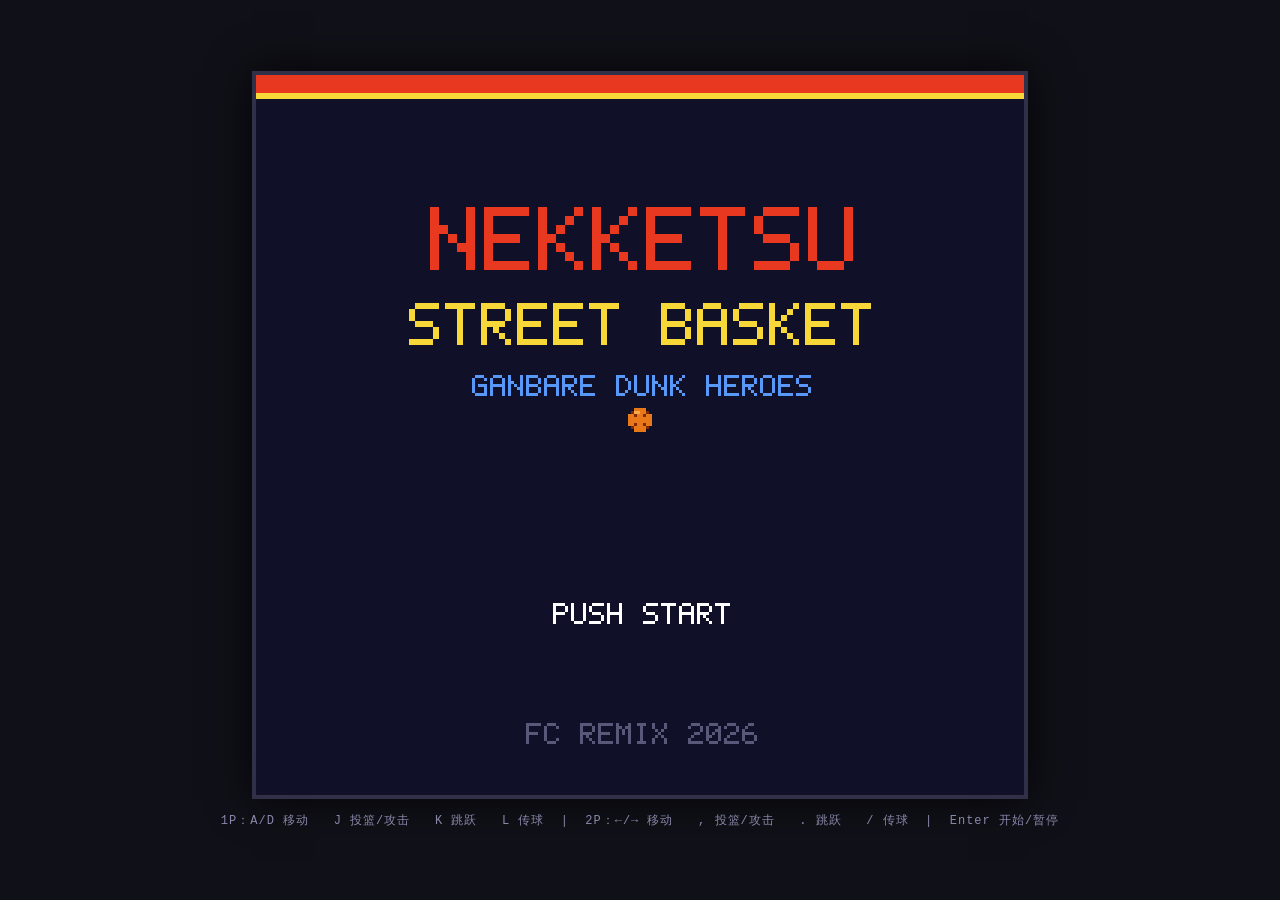
<file: fc-basketball/index.html>
<!DOCTYPE html>
<html lang="zh-CN">
<head>
<meta charset="UTF-8">
<meta name="viewport" content="width=device-width, initial-scale=1, maximum-scale=1, user-scalable=no, viewport-fit=cover">
<title>热血篮球 FC - Nekketsu Street Basket</title>
<link rel="stylesheet" href="style.css">
</head>
<body>
<div id="wrap">
  <canvas id="game" width="768" height="720"></canvas>
  <div id="hint">
    1P：A/D 移动 &nbsp; J 投篮/攻击 &nbsp; K 跳跃 &nbsp; L 传球 &nbsp;|&nbsp;
    2P：←/→ 移动 &nbsp; , 投篮/攻击 &nbsp; . 跳跃 &nbsp; / 传球 &nbsp;|&nbsp; Enter 开始/暂停
  </div>
</div>

<!-- 触屏控件（仅触摸设备显示） -->
<div id="tc-stick"><div id="tc-knob"></div></div>
<div id="tc-btns">
  <div class="tc-btn" id="tc-pass">传</div>
  <div class="tc-btn" id="tc-jump">跳</div>
  <div class="tc-btn" id="tc-shoot">投</div>
</div>
<div id="tc-start">START</div>
<div id="rotate-tip">请横屏游玩</div>

<script src="js/constants.js"></script>
<script src="js/utils.js"></script>
<script src="js/audio.js"></script>
<script src="js/input.js"></script>
<script src="js/touch.js"></script>
<script src="js/sprites.js"></script>
<script src="js/entities.js"></script>
<script src="js/ai.js"></script>
<script src="js/stages.js"></script>
<script src="js/match.js"></script>
<script src="js/menu.js"></script>
<script src="js/main.js"></script>
</body>
</html>
</file>
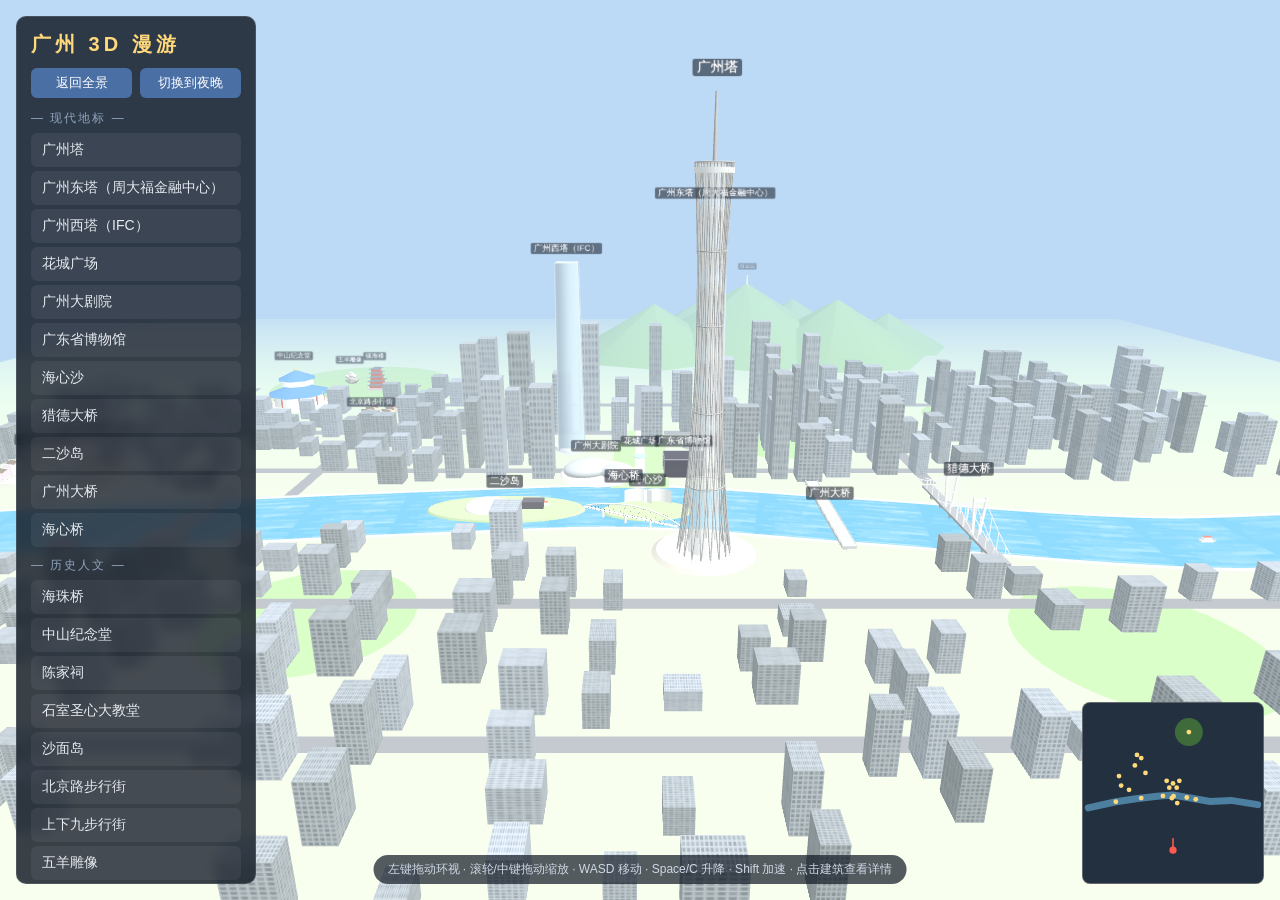
<file: guangzhou-3d/index.html>
<!DOCTYPE html>
<html lang="zh-CN">
<head>
  <meta charset="UTF-8">
  <meta name="viewport" content="width=device-width, initial-scale=1.0">
  <title>广州 3D 漫游</title>
  <link rel="stylesheet" href="css/style.css">
</head>
<body>
  <div id="app">
    <canvas id="scene"></canvas>

    <div id="panel">
      <h1>广州 3D 漫游</h1>
      <div class="actions">
        <button id="btn-overview">返回全景</button>
        <button id="btn-daynight">切换到夜晚</button>
      </div>
      <div id="landmark-list"></div>
    </div>

    <div id="info-card" class="hidden">
      <button id="info-close" title="关闭">×</button>
      <h2 id="info-name"></h2>
      <p id="info-cat"></p>
      <p id="info-desc"></p>
    </div>

    <canvas id="minimap" width="180" height="180"></canvas>

    <div id="hint">左键拖动环视 · 滚轮/中键拖动缩放 · WASD 移动 · Space/C 升降 · Shift 加速 · 点击建筑查看详情</div>
  </div>

  <script src="js/lib/three.min.js"></script>
  <script src="js/city.js"></script>
  <script src="js/landmarks.js"></script>
  <script src="js/main.js"></script>
</body>
</html>
</file>
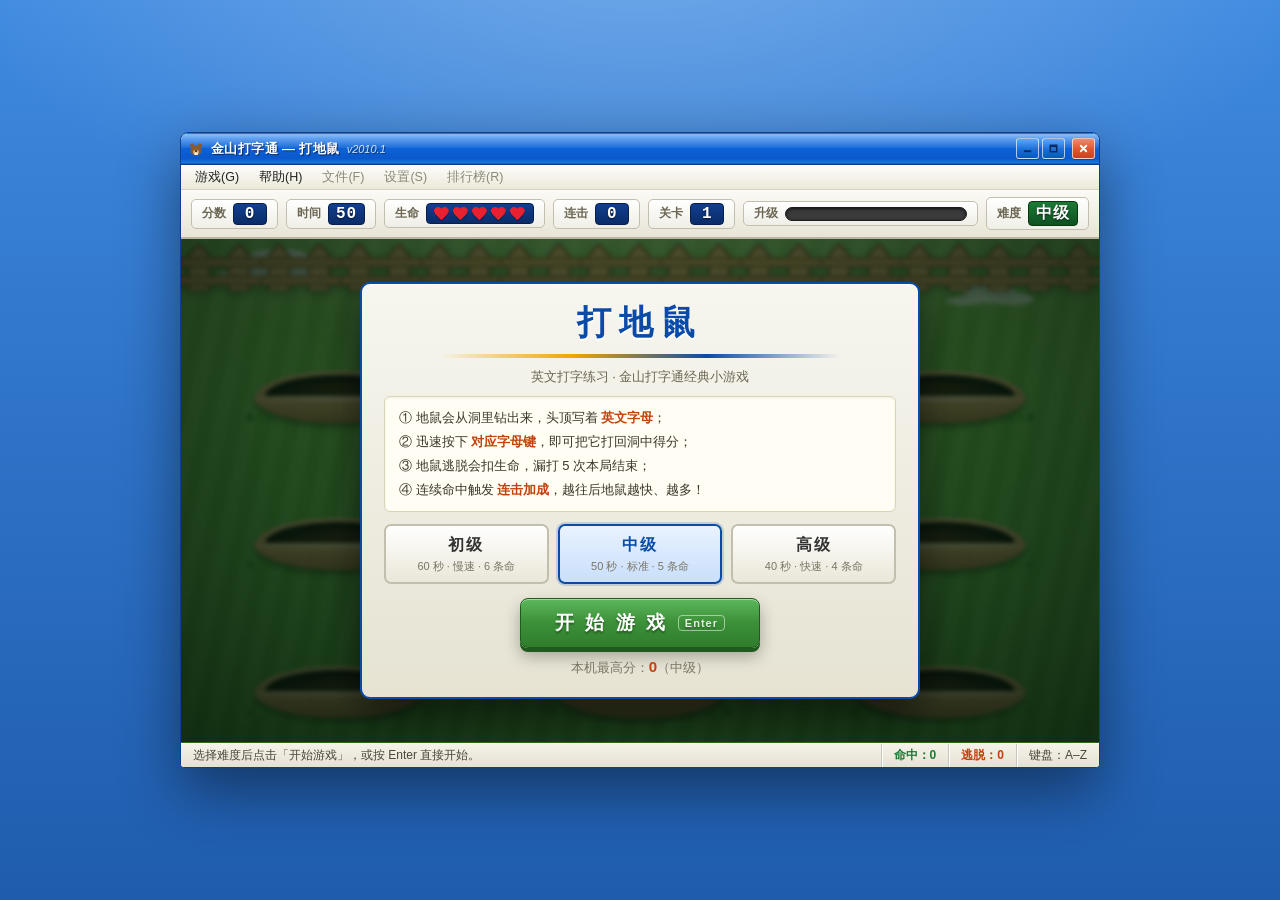
<file: mimov26/index.html>
<!DOCTYPE html>
<html lang="zh-CN">
<head>
<meta charset="UTF-8" />
<meta name="viewport" content="width=device-width, initial-scale=1.0" />
<title>金山打字通 · 打地鼠</title>
<link rel="stylesheet" href="css/style.css" />
</head>
<body>
<div class="desktop">
  <div class="app-window" id="appWindow">

    <!-- ===== 标题栏 ===== -->
    <header class="titlebar" id="titlebar">
      <span class="tb-icon">
        <svg viewBox="0 0 32 32" width="16" height="16" aria-hidden="true">
          <ellipse cx="16" cy="19" rx="11" ry="10" fill="#8b5a2b"/>
          <circle cx="8" cy="9" r="4" fill="#8b5a2b"/>
          <circle cx="24" cy="9" r="4" fill="#8b5a2b"/>
          <ellipse cx="16" cy="22" rx="6" ry="4.5" fill="#d8a877"/>
          <ellipse cx="16" cy="20" rx="2.4" ry="1.8" fill="#4a2c14"/>
          <rect x="13" y="23" width="3" height="5" rx="1" fill="#fff"/>
          <rect x="16.5" y="23" width="3" height="5" rx="1" fill="#fff"/>
        </svg>
      </span>
      <span class="tb-title">金山打字通 — 打地鼠</span>
      <span class="tb-ver">v2010.1</span>
      <div class="tb-buttons">
        <button class="tb-btn" id="btnMin" title="最小化" aria-label="最小化">
          <svg viewBox="0 0 12 12"><rect x="2" y="8" width="8" height="2" fill="#0a2a5e"/></svg>
        </button>
        <button class="tb-btn" id="btnMax" title="还原/最大化" aria-label="最大化">
          <svg viewBox="0 0 12 12"><rect x="2.5" y="2.5" width="7" height="7" fill="none" stroke="#0a2a5e" stroke-width="1.6"/><rect x="2.5" y="2.5" width="7" height="2" fill="#0a2a5e"/></svg>
        </button>
        <button class="tb-btn tb-close" id="btnClose" title="关闭" aria-label="关闭">
          <svg viewBox="0 0 12 12"><path d="M3 3 L9 9 M9 3 L3 9" stroke="#fff" stroke-width="2" stroke-linecap="round"/></svg>
        </button>
      </div>
    </header>

    <!-- ===== 菜单栏 ===== -->
    <nav class="menubar">
      <div class="menu" data-menu="game">
        <span class="menu-label">游戏(G)</span>
        <div class="menu-drop">
          <button class="menu-op" data-act="restart">重新开始<em>Ctrl+R</em></button>
          <button class="menu-op" data-act="pause">暂停 / 继续<em>P</em></button>
          <div class="menu-sep"></div>
          <button class="menu-op" data-act="diff-easy">难度：初级</button>
          <button class="menu-op" data-act="diff-normal">难度：中级</button>
          <button class="menu-op" data-act="diff-hard">难度：高级</button>
          <div class="menu-sep"></div>
          <button class="menu-op" data-act="mute">声音：开 / 关<em>M</em></button>
        </div>
      </div>
      <div class="menu" data-menu="help">
        <span class="menu-label">帮助(H)</span>
        <div class="menu-drop">
          <button class="menu-op" data-act="rules">游戏规则</button>
          <button class="menu-op" data-act="keys">操作按键</button>
        </div>
      </div>
      <span class="menu-static">文件(F)</span>
      <span class="menu-static">设置(S)</span>
      <span class="menu-static">排行榜(R)</span>
    </nav>

    <!-- ===== 状态栏(上) ===== -->
    <section class="hud">
      <div class="hud-item">
        <span class="hud-label">分数</span>
        <span class="hud-val num" id="hudScore">0</span>
      </div>
      <div class="hud-item">
        <span class="hud-label">时间</span>
        <span class="hud-val num" id="hudTime">60</span>
      </div>
      <div class="hud-item">
        <span class="hud-label">生命</span>
        <span class="hud-val lives" id="hudLives"></span>
      </div>
      <div class="hud-item">
        <span class="hud-label">连击</span>
        <span class="hud-val num combo" id="hudCombo">0</span>
      </div>
      <div class="hud-item">
        <span class="hud-label">关卡</span>
        <span class="hud-val num" id="hudLevel">1</span>
      </div>
      <div class="hud-item hud-wide">
        <span class="hud-label">升级</span>
        <span class="hud-bar"><i id="hudExp"></i></span>
      </div>
      <div class="hud-item hud-diff">
        <span class="hud-label">难度</span>
        <span class="hud-val" id="hudDiff">中级</span>
      </div>
    </section>

    <!-- ===== 游戏场地 ===== -->
    <main class="stage" id="stage">
      <div class="sky-decor" aria-hidden="true">
        <div class="cloud c1"></div>
        <div class="cloud c2"></div>
        <div class="fence"></div>
      </div>

      <div class="field" id="field"></div>

      <div class="fx-layer" id="fxLayer" aria-hidden="true"></div>

      <div class="level-banner" id="levelBanner"></div>

      <!-- 开始界面 -->
      <div class="overlay" id="ovStart">
        <div class="panel">
          <div class="panel-title">打地鼠</div>
          <div class="panel-sub">英文打字练习 · 金山打字通经典小游戏</div>
          <div class="rules">
            <p>① 地鼠会从洞里钻出来，头顶写着 <b>英文字母</b>；</p>
            <p>② 迅速按下 <b>对应字母键</b>，即可把它打回洞中得分；</p>
            <p>③ 地鼠逃脱会扣生命，漏打 5 次本局结束；</p>
            <p>④ 连续命中触发 <b>连击加成</b>，越往后地鼠越快、越多！</p>
          </div>
          <div class="diff-pick" id="diffPick">
            <button class="diff-btn" data-diff="easy"><b>初级</b><i>60 秒 · 慢速 · 6 条命</i></button>
            <button class="diff-btn active" data-diff="normal"><b>中级</b><i>50 秒 · 标准 · 5 条命</i></button>
            <button class="diff-btn" data-diff="hard"><b>高级</b><i>40 秒 · 快速 · 4 条命</i></button>
          </div>
          <button class="big-btn" id="btnStart">开 始 游 戏<em>Enter</em></button>
          <div class="best-line" id="startBest">本机最高分：0</div>
        </div>
      </div>

      <!-- 结算界面 -->
      <div class="overlay hidden" id="ovOver">
        <div class="panel">
          <div class="panel-title over">游戏结束</div>
          <div class="result-grid">
            <div class="res"><label>最终得分</label><b id="resScore">0</b></div>
            <div class="res"><label>命中次数</label><b id="resHit">0</b></div>
            <div class="res"><label>逃脱次数</label><b id="resMiss">0</b></div>
            <div class="res"><label>最高连击</label><b id="resCombo">0</b></div>
            <div class="res"><label>到达关卡</label><b id="resLevel">1</b></div>
            <div class="res"><label>最高纪录</label><b id="resBest">0</b></div>
          </div>
          <div class="record-tip hidden" id="recordTip">★ 打破纪录啦！ ★</div>
          <div class="btn-row">
            <button class="big-btn" id="btnAgain">再来一局<em>Enter</em></button>
            <button class="big-btn alt" id="btnMenu">返回主菜单<em>Esc</em></button>
          </div>
        </div>
      </div>

      <!-- 暂停界面 -->
      <div class="overlay hidden" id="ovPause">
        <div class="panel slim">
          <div class="panel-title">已暂停</div>
          <p class="pause-tip">按 <b>P</b> 或点击下方按钮继续</p>
          <button class="big-btn" id="btnResume">继 续 游 戏</button>
        </div>
      </div>
    </main>

    <!-- ===== 状态栏(下) ===== -->
    <footer class="statusbar">
      <span class="sb-cell grow" id="sbHint">提示：按下地鼠头上的字母，把它打回洞里！</span>
      <span class="sb-cell" id="sbHit">命中：0</span>
      <span class="sb-cell" id="sbMiss">逃脱：0</span>
      <span class="sb-cell" id="sbKey">键盘：A–Z</span>
    </footer>

  </div>
</div>

<script src="js/audio.js"></script>
<script src="js/game.js"></script>
</body>
</html>
</file>
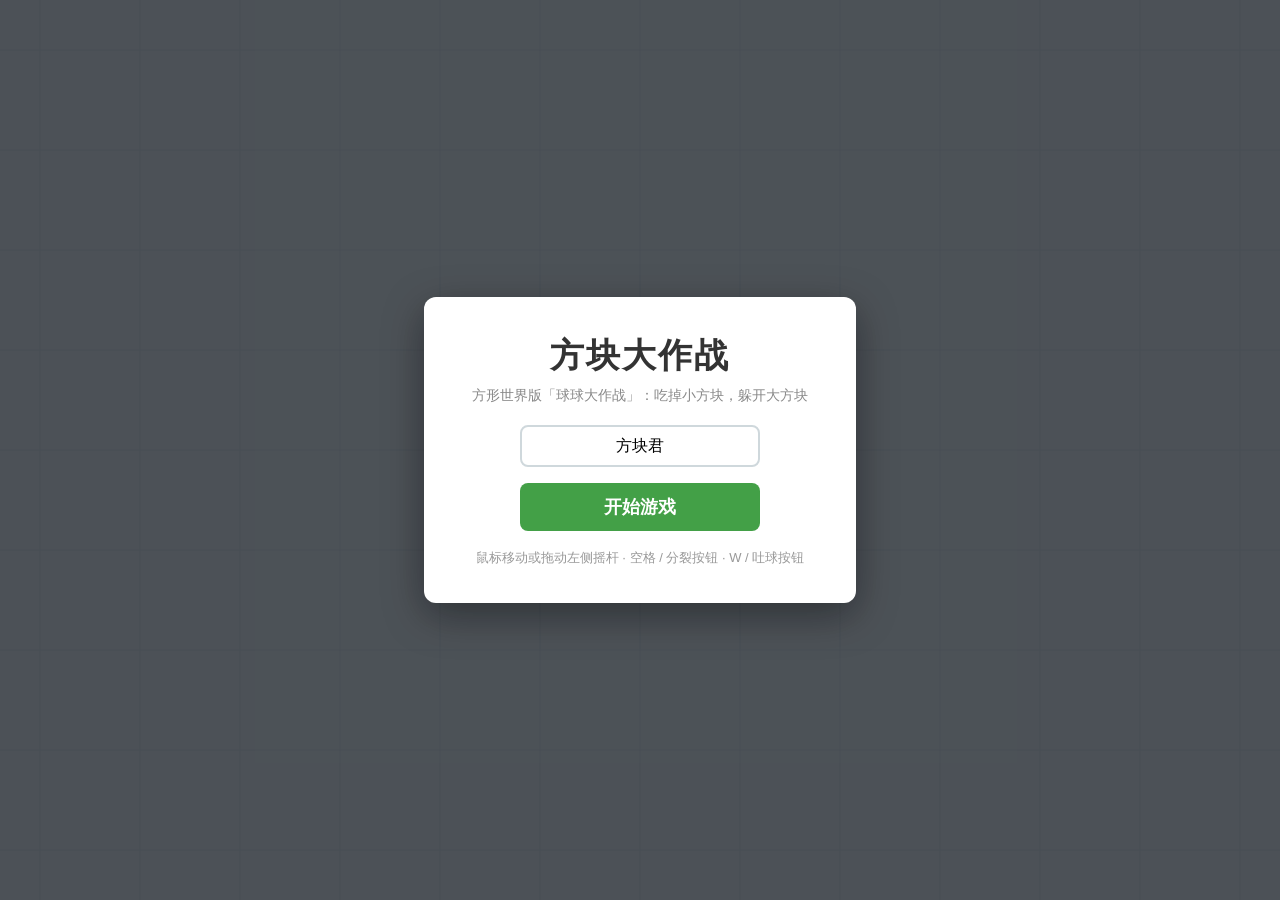
<file: square-battle/index.html>
<!DOCTYPE html>
<html lang="zh-CN">
<head>
  <meta charset="UTF-8">
  <meta name="viewport" content="width=device-width, initial-scale=1.0, maximum-scale=1.0, user-scalable=no, viewport-fit=cover">
  <title>方块大作战</title>
  <style>
    * { margin: 0; padding: 0; box-sizing: border-box; }
    html, body {
      width: 100%; height: 100%; overflow: hidden;
      background: #20262e;
      font-family: "Microsoft YaHei", Arial, sans-serif;
      touch-action: none;
      overscroll-behavior: none;
      -webkit-user-select: none; user-select: none;
      -webkit-touch-callout: none;
      -webkit-tap-highlight-color: transparent;
    }
    #game { display: block; }
    .overlay {
      position: fixed; inset: 0;
      display: flex; flex-direction: column; align-items: center; justify-content: center;
      background: rgba(15, 20, 26, 0.72);
      z-index: 10;
    }
    .overlay.hidden { display: none; }
    .panel {
      background: #ffffff;
      border-radius: 12px;
      padding: 36px 48px;
      text-align: center;
      box-shadow: 0 12px 40px rgba(0, 0, 0, 0.4);
    }
    .panel h1 { font-size: 34px; color: #333; margin-bottom: 8px; letter-spacing: 2px; }
    .panel .sub { color: #888; font-size: 14px; margin-bottom: 20px; }
    .panel input {
      width: 240px; padding: 10px 14px; font-size: 16px;
      border: 2px solid #cfd8dc; border-radius: 8px; outline: none;
      margin-bottom: 16px; text-align: center;
    }
    .panel input:focus { border-color: #43a047; }
    .panel button {
      display: block; width: 240px; margin: 0 auto;
      padding: 12px 0; font-size: 18px; font-weight: bold; color: #fff;
      background: #43a047; border: none; border-radius: 8px; cursor: pointer;
      transition: background 0.15s;
    }
    .panel button:hover { background: #388e3c; }
    .panel .tips { margin-top: 18px; font-size: 13px; color: #999; }
    #finalStats { font-size: 18px; color: #555; margin-bottom: 20px; }

    /* ================= 触屏控件 ================= */
    .touch-ui { display: none; }
    body.playing .touch-ui { display: block; }
    body.playing #touchButtons { display: flex; }

    #touchZone {
      position: fixed; left: 0; top: 0;
      width: 55%; height: 100%;
      z-index: 4;
    }
    #joystick {
      position: fixed; width: 140px; height: 140px; border-radius: 50%;
      background: rgba(255, 255, 255, 0.10);
      border: 2px solid rgba(255, 255, 255, 0.35);
      z-index: 5; pointer-events: none;
    }
    #joystick.hidden { display: none; }
    #stick {
      position: absolute; left: 50%; top: 50%;
      width: 56px; height: 56px; margin: -28px 0 0 -28px;
      border-radius: 50%;
      background: rgba(255, 255, 255, 0.45);
      box-shadow: 0 2px 8px rgba(0, 0, 0, 0.3);
    }
    #touchButtons {
      position: fixed;
      right: max(18px, env(safe-area-inset-right));
      bottom: max(24px, env(safe-area-inset-bottom));
      z-index: 6;
      align-items: flex-end; gap: 14px;
    }
    #touchButtons button {
      border-radius: 50%;
      border: 2px solid rgba(255, 255, 255, 0.45);
      color: #fff; font-weight: bold; font-family: inherit;
      touch-action: none;
    }
    #touchButtons button:active { transform: scale(0.92); }
    #btnSplit { width: 86px; height: 86px; font-size: 20px; background: rgba(67, 160, 71, 0.78); }
    #btnEject { width: 66px; height: 66px; font-size: 16px; background: rgba(30, 136, 229, 0.78); }

    /* 竖屏提示 */
    #rotateHint {
      display: none;
      position: fixed; inset: 0; z-index: 100;
      background: rgba(15, 20, 26, 0.94);
      color: #fff; font-size: 20px; line-height: 1.8;
      text-align: center;
      align-items: center; justify-content: center;
    }
    @media (orientation: portrait) and (pointer: coarse) {
      #rotateHint { display: flex; }
    }

    /* 小屏横屏适配 */
    @media (max-height: 500px) {
      .panel { padding: 20px 32px; }
      .panel h1 { font-size: 24px; }
      .panel .sub { margin-bottom: 12px; font-size: 12px; }
      .panel input { margin-bottom: 10px; padding: 8px 12px; font-size: 14px; }
      .panel button { padding: 9px 0; font-size: 16px; }
      .panel .tips { margin-top: 10px; font-size: 12px; }
    }
  </style>
</head>
<body>
  <canvas id="game"></canvas>

  <div id="touchZone" class="touch-ui"></div>
  <div id="joystick" class="hidden"><div id="stick"></div></div>
  <div id="touchButtons" class="touch-ui">
    <button id="btnEject">吐球</button>
    <button id="btnSplit">分裂</button>
  </div>
  <div id="rotateHint">请旋转设备<br>横屏游玩体验更佳</div>

  <div id="startScreen" class="overlay">
    <div class="panel">
      <h1>方块大作战</h1>
      <p class="sub">方形世界版「球球大作战」：吃掉小方块，躲开大方块</p>
      <input id="nameInput" maxlength="12" placeholder="输入你的名字" value="方块君">
      <button id="startBtn">开始游戏</button>
      <p class="tips" id="startTips">鼠标移动控制方向 · 空格分裂 · W 吐出质量</p>
    </div>
  </div>

  <div id="gameOverScreen" class="overlay hidden">
    <div class="panel">
      <h1>游戏结束</h1>
      <p id="finalStats"></p>
      <button id="restartBtn">再来一局</button>
    </div>
  </div>

  <script src="game.js"></script>
</body>
</html>
</file>
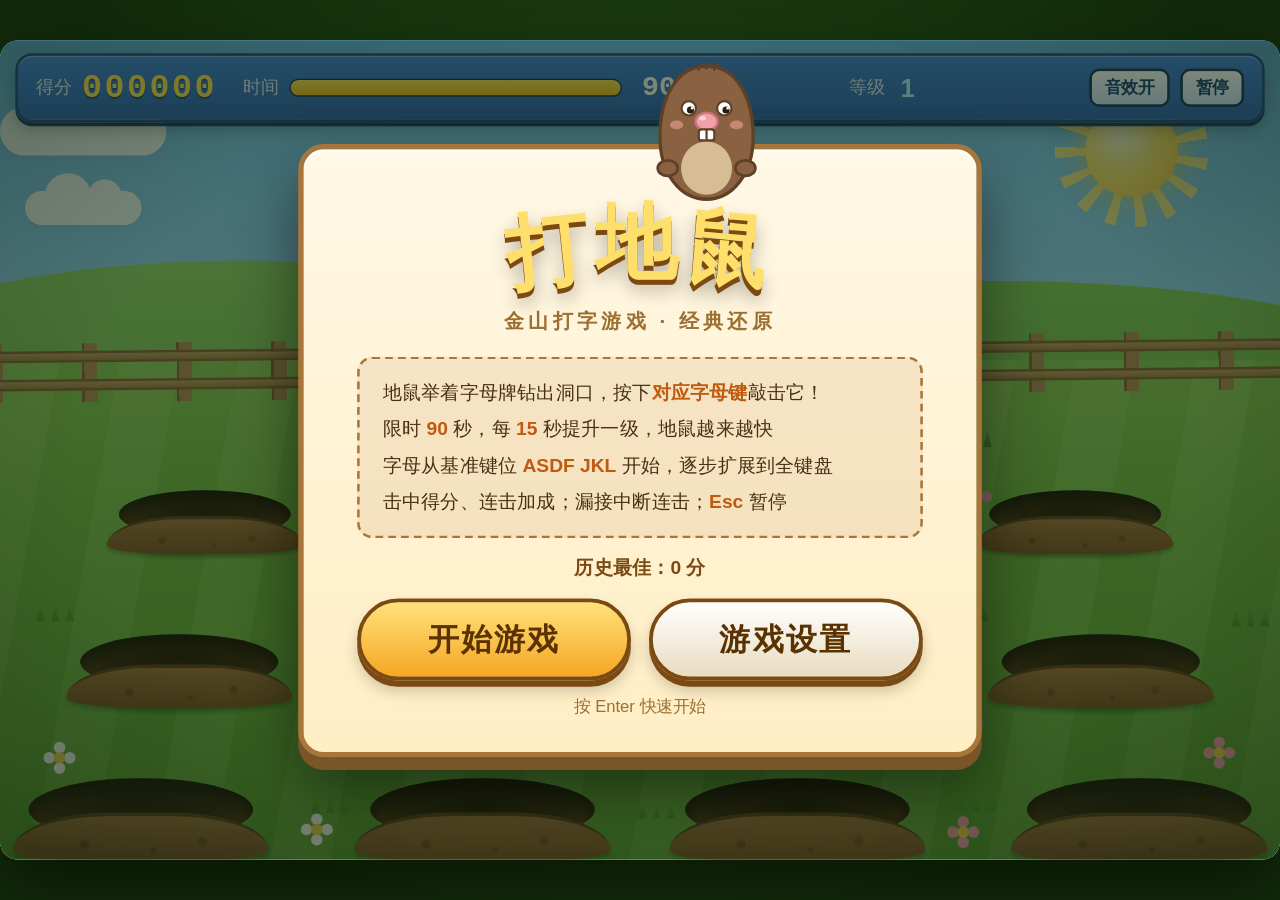
<file: whac-a-mole/index.html>
<!DOCTYPE html>
<html lang="zh-CN">
<head>
<meta charset="UTF-8">
<meta name="viewport" content="width=device-width, initial-scale=1.0">
<title>打地鼠 · 金山打字游戏经典还原</title>
<link rel="stylesheet" href="style.css">
</head>
<body>
<div id="wrap">
  <div id="stage">
    <div id="shake">

      <!-- 天空背景 -->
      <div class="sky"></div>
      <div class="sun"><div class="rays"></div><div class="core"></div></div>
      <div class="cloud c1"></div>
      <div class="cloud c2"></div>
      <div class="cloud c3"></div>
      <div class="hill h1"></div>
      <div class="hill h2"></div>
      <div class="field"></div>
      <div class="fence">
        <div class="posts"></div>
        <div class="rail r1"></div>
        <div class="rail r2"></div>
      </div>

      <!-- 草地装饰 -->
      <div class="tuft" style="left:255px; top:300px"></div>
      <div class="tuft" style="left:500px; top:288px"></div>
      <div class="tuft" style="left:745px; top:302px"></div>
      <div class="tuft" style="left:28px;  top:438px"></div>
      <div class="tuft" style="left:252px; top:442px"></div>
      <div class="tuft" style="left:498px; top:448px"></div>
      <div class="tuft" style="left:742px; top:438px"></div>
      <div class="tuft" style="left:962px; top:442px"></div>
      <div class="tuft" style="left:243px; top:588px"></div>
      <div class="tuft" style="left:498px; top:592px"></div>
      <div class="tuft" style="left:748px; top:586px"></div>
      <div class="flower" style="left:262px; top:348px"></div>
      <div class="flower w" style="left:508px; top:342px"></div>
      <div class="flower" style="left:758px; top:352px"></div>
      <div class="flower w" style="left:42px;  top:556px"></div>
      <div class="flower" style="left:948px; top:552px"></div>
      <div class="flower w" style="left:243px; top:612px"></div>
      <div class="flower" style="left:748px; top:614px"></div>
      <div class="rock" style="left:255px; top:520px"></div>
      <div class="rock" style="left:735px; top:525px"></div>

      <!-- 地鼠洞由 JS 生成 -->

      <!-- 特效层 -->
      <div id="fx"></div>
      <div id="flash"></div>

      <!-- 顶部 HUD -->
      <div id="hud">
        <div class="hud-box score-box">
          <span class="label">得分</span><span id="score">000000</span>
        </div>
        <div class="hud-box time-box">
          <span class="label">时间</span>
          <div class="timebar"><div id="timefill"></div></div>
          <span id="time">90</span>
        </div>
        <div class="hud-box">
          <span class="label">等级</span><span id="level">1</span>
        </div>
        <div class="hud-box combo-box"><span id="combo"></span></div>
        <div class="hud-btns">
          <button id="btn-sound" class="mini-btn" type="button">音效开</button>
          <button id="btn-pause" class="mini-btn" type="button">暂停</button>
        </div>
      </div>

      <div id="toast"></div>

      <!-- 跟随鼠标的锤子 -->
      <div id="hammer"></div>

      <!-- 标题界面 -->
      <div id="overlay-title" class="overlay">
        <div class="panel">
          <div class="mascot"></div>
          <h1 class="logo"><span>打</span><span>地</span><span>鼠</span></h1>
          <div class="subtitle">金山打字游戏 · 经典还原</div>
          <div class="rules">
            <p>地鼠举着字母牌钻出洞口，按下<b>对应字母键</b>敲击它！</p>
            <p>限时 <b>90</b> 秒，每 <b>15</b> 秒提升一级，地鼠越来越快</p>
            <p>字母从基准键位 <b>ASDF JKL</b> 开始，逐步扩展到全键盘</p>
            <p>击中得分、连击加成；漏接中断连击；<b>Esc</b> 暂停</p>
          </div>
          <div class="best">历史最佳：<span id="best-score-title">0</span> 分</div>
          <div class="btn-row">
            <button class="btn big" id="btn-start" type="button">开始游戏</button>
            <button class="btn big ghost" id="btn-settings" type="button">游戏设置</button>
          </div>
          <div class="hint">按 Enter 快速开始</div>
        </div>
      </div>

      <!-- 倒计时 -->
      <div id="overlay-count" class="overlay hidden">
        <div id="count-num">3</div>
      </div>

      <!-- 暂停 -->
      <div id="overlay-pause" class="overlay hidden">
        <div class="panel small">
          <div class="panel-title">游戏暂停</div>
          <button class="btn" id="btn-resume" type="button">继续游戏</button>
          <div class="hint">按 Esc 继续</div>
        </div>
      </div>

      <!-- 设置界面（仿金山经典蓝色标题栏） -->
      <div id="overlay-settings" class="overlay hidden">
        <div class="panel settings-panel">
          <div class="set-header">游 戏 设 置</div>

          <div class="set-group">
            <div class="set-label">地鼠停留时间：<span id="stay-val">2.3</span> 秒</div>
            <input type="range" id="set-stay" min="1.0" max="3.0" step="0.1" value="2.3">
            <div class="set-note">地鼠钻出洞口后的停留时长，随关卡提升逐渐缩短</div>
          </div>

          <div class="set-group">
            <div class="set-label">键位范围</div>
            <div class="radio-row" id="set-keys">
              <label><input type="radio" name="keys" value="progressive" checked><span>渐进模式</span></label>
              <label><input type="radio" name="keys" value="home"><span>基准键位</span></label>
              <label><input type="radio" name="keys" value="top"><span>上排键位</span></label>
              <label><input type="radio" name="keys" value="bottom"><span>下排键位</span></label>
              <label><input type="radio" name="keys" value="all"><span>全部键位</span></label>
            </div>
            <div class="set-note" id="keys-note">ASDF JKL 起步，随关卡逐步扩展</div>
          </div>

          <div class="set-group">
            <div class="set-label">难度等级</div>
            <div class="radio-row" id="set-diff">
              <label><input type="radio" name="diff" value="easy"><span>简单</span></label>
              <label><input type="radio" name="diff" value="normal" checked><span>普通</span></label>
              <label><input type="radio" name="diff" value="hard"><span>困难</span></label>
            </div>
            <div class="set-note">影响地鼠出没频率与同屏数量</div>
          </div>

          <div class="set-group">
            <label class="check-line"><input type="checkbox" id="set-sound" checked><span>开启音效</span></label>
          </div>

          <div class="btn-row">
            <button class="btn" id="btn-settings-ok" type="button">完成</button>
            <button class="btn ghost" id="btn-settings-default" type="button">恢复默认</button>
          </div>
          <div class="hint">按 Esc 保存并返回</div>
        </div>
      </div>

      <!-- 结算界面 -->
      <div id="overlay-over" class="overlay hidden">
        <div class="panel">
          <div class="panel-title">时间到！</div>
          <div class="rating" id="final-rating">S</div>
          <div id="new-record" class="hidden">新纪录！</div>
          <div class="stats">
            <div class="stat"><span class="k">最终得分</span><span class="v" id="final-score">0</span></div>
            <div class="stat"><span class="k">击中地鼠</span><span class="v" id="final-hits">0</span></div>
            <div class="stat"><span class="k">漏网之鼠</span><span class="v" id="final-escaped">0</span></div>
            <div class="stat"><span class="k">按键正确率</span><span class="v" id="final-acc">0%</span></div>
            <div class="stat"><span class="k">打字速度</span><span class="v" id="final-kpm">0</span></div>
            <div class="stat"><span class="k">最高连击</span><span class="v" id="final-combo">0</span></div>
          </div>
          <div class="best">历史最佳：<span id="best-score-over">0</span> 分</div>
          <div class="btn-row">
            <button class="btn" id="btn-restart" type="button">再来一局</button>
            <button class="btn ghost" id="btn-back" type="button">返回标题</button>
          </div>
          <div class="hint">按 Enter 快速再来一局</div>
        </div>
      </div>

    </div>
  </div>
</div>
<script src="game.js"></script>
</body>
</html>
</file>
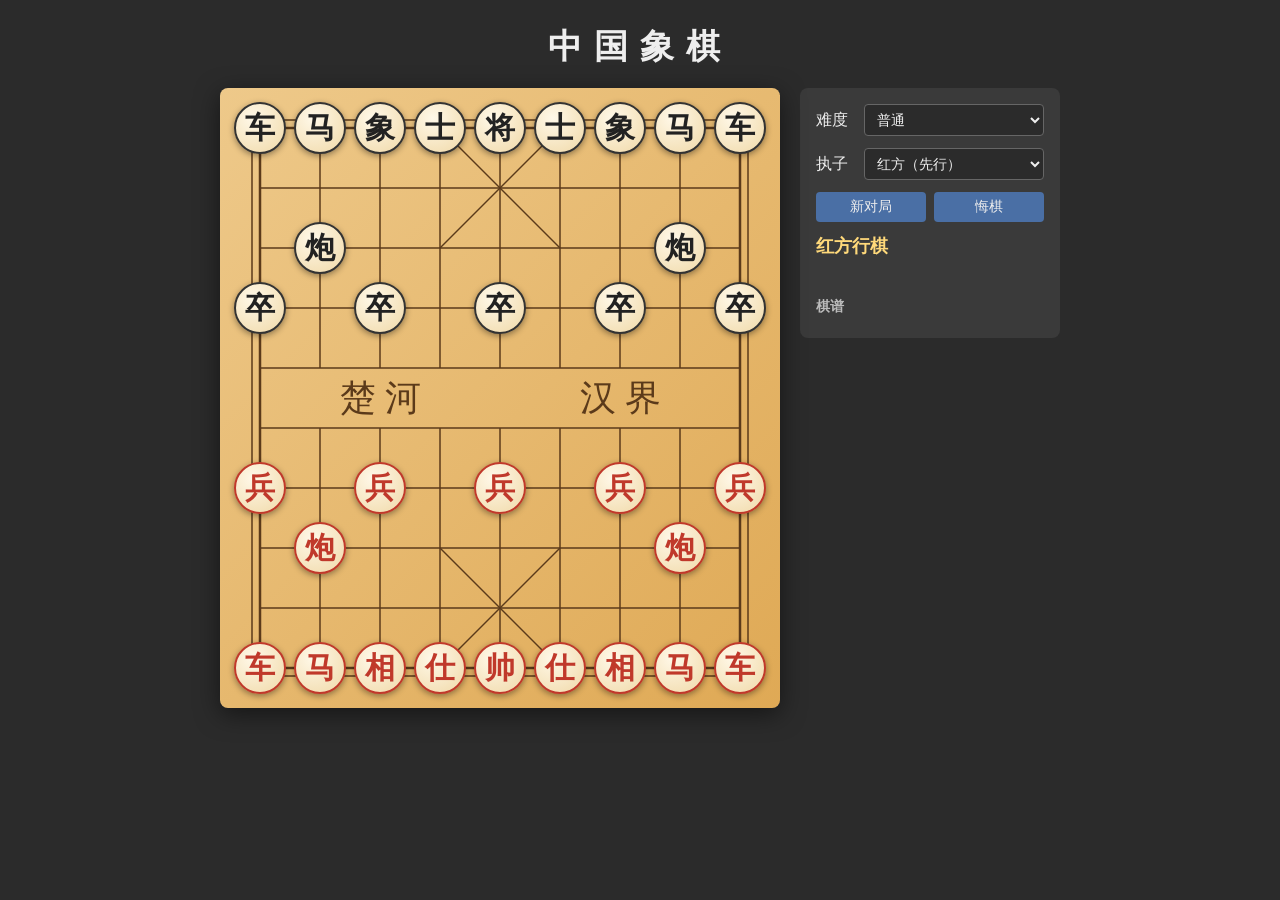
<file: xiangqi/index.html>
<!DOCTYPE html>
<html lang="zh-CN">
<head>
  <meta charset="UTF-8">
  <meta name="viewport" content="width=device-width, initial-scale=1.0">
  <title>中国象棋 · AI 对弈</title>
  <link rel="stylesheet" href="css/style.css">
</head>
<body>
  <div class="page">
    <h1>中国象棋</h1>
    <div class="main">
      <div id="board-wrap">
        <svg id="grid" xmlns="http://www.w3.org/2000/svg"></svg>
        <div id="markers"></div>
        <div id="pieces"></div>
      </div>
      <div class="panel">
        <div class="control">
          <label for="difficulty">难度</label>
          <select id="difficulty">
            <option value="easy">简单</option>
            <option value="medium" selected>普通</option>
            <option value="hard">困难</option>
            <option value="master">大师</option>
          </select>
        </div>
        <div class="control">
          <label for="side">执子</label>
          <select id="side">
            <option value="red" selected>红方（先行）</option>
            <option value="black">黑方（后行）</option>
          </select>
        </div>
        <div class="control buttons">
          <button id="new-game">新对局</button>
          <button id="undo">悔棋</button>
        </div>
        <div id="status"></div>
        <div id="ai-info"></div>
        <h3>棋谱</h3>
        <ol id="move-list"></ol>
      </div>
    </div>
  </div>
  <script src="js/engine.js"></script>
  <script src="js/ai.js"></script>
  <script src="js/main.js"></script>
</body>
</html>
</file>
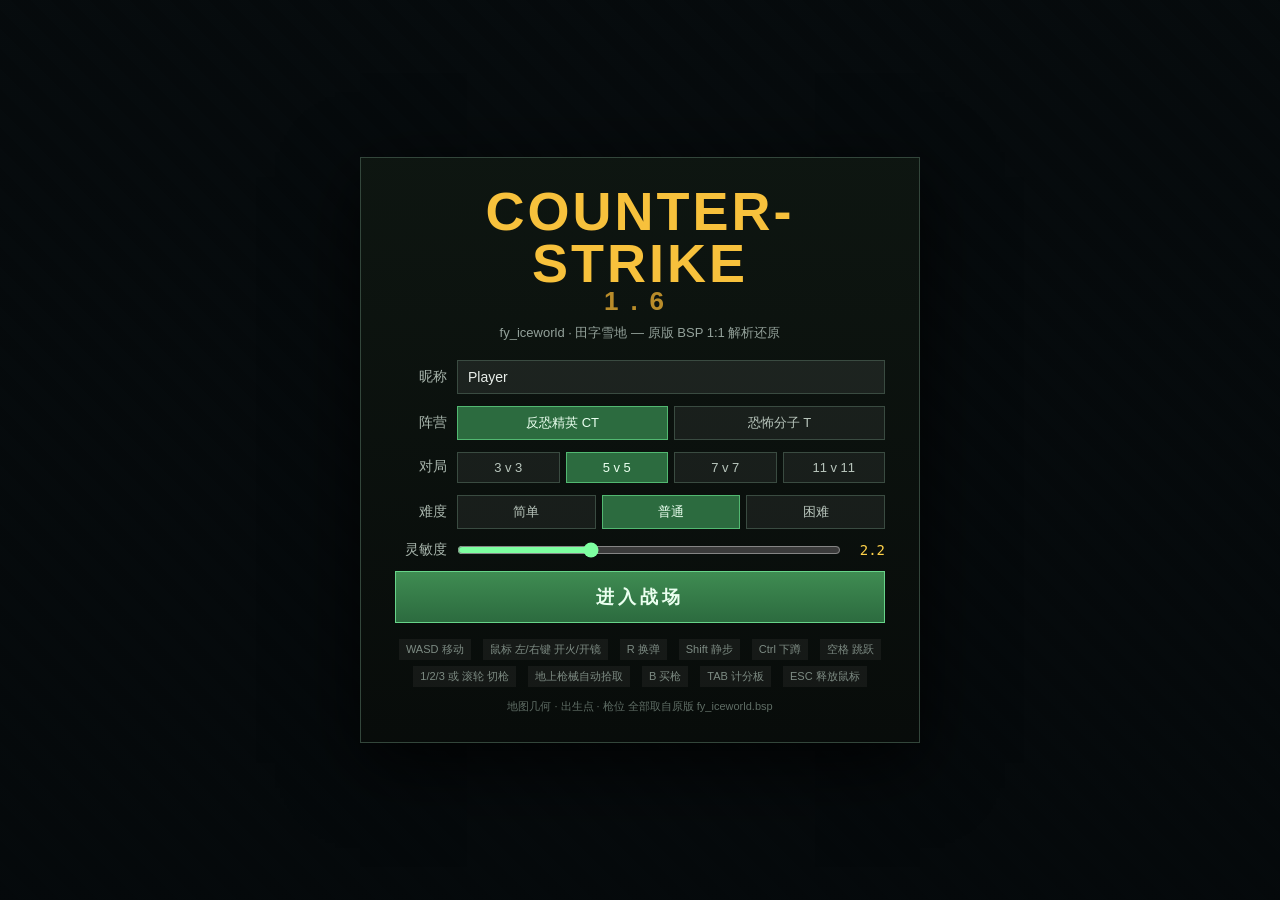
<file: mimov26/cs-iceworld/index.html>
<!DOCTYPE html>
<html lang="zh-CN">
<head>
<meta charset="UTF-8">
<meta name="viewport" content="width=device-width, initial-scale=1.0, user-scalable=no">
<title>反恐精英 · 田字雪地 fy_iceworld</title>
<link rel="icon" href="data:,">
<link rel="stylesheet" href="css/style.css">
</head>
<body>
<div id="stage">
  <div id="viewport"></div>

  <!-- ===== 战斗 HUD ===== -->
  <div id="hud" class="hidden">
    <canvas id="radar" width="160" height="160"></canvas>

    <div id="scoreline">
      <span id="ctScore">0</span><span id="timer">5:00</span><span id="tScore">0</span>
    </div>

    <div id="killfeed"></div>

    <div id="money">$800</div>

    <div id="hpbox">
      <span class="hpicon">+</span><span id="hp">100</span>
      <span class="armoricon">&#9679;</span><span id="ap">0</span>
    </div>

    <div id="ammobox">
      <div id="wpnname">USP</div>
      <div id="ammonum"><span id="clip">12</span><span class="bar">|</span><span id="reserve">100</span></div>
    </div>

    <div id="crosshair">
      <i class="ch ch-t"></i><i class="ch ch-b"></i><i class="ch ch-l"></i><i class="ch ch-r"></i>
    </div>

    <div id="hitmark">+</div>
    <div id="centermsg"></div>
    <div id="dmgdir"></div>
    <div id="vignette"></div>
    <div id="scopes" class="hidden"></div>
    <div id="scopelines" class="hidden"><i class="scope-line h"></i><i class="scope-line v"></i></div>
  </div>

  <!-- ===== TAB 计分板 ===== -->
  <div id="scoreboard" class="hidden">
    <div class="sb-title">fy_iceworld &nbsp;·&nbsp; 田字雪地</div>
    <div class="sb-sub" id="sbSub">达到 30 杀 或 5 分钟</div>
    <div class="sb-teams">
      <div class="sb-team" id="sbCT">
        <div class="sb-head ct">反恐精英 CT <span id="sbCTn">0</span></div>
        <div class="sb-rows"></div>
      </div>
      <div class="sb-team" id="sbT">
        <div class="sb-head t">恐怖分子 T <span id="sbTn">0</span></div>
        <div class="sb-rows"></div>
      </div>
    </div>
  </div>

  <!-- ===== 买枪菜单 (B) ===== -->
  <div id="buymenu" class="hidden">
    <div class="bm-title">购买装备</div>
    <div class="bm-list" id="buyList"></div>
    <div class="bm-hint">数字键购买 · B / ESC 关闭</div>
  </div>

  <!-- ===== 阵亡界面 ===== -->
  <div id="deathscreen" class="hidden">
    <div class="ds-title">你已阵亡</div>
    <div class="ds-by" id="dsBy">被 — 击杀</div>
    <div class="ds-wait" id="dsWait">3 秒后重生</div>
  </div>

  <!-- ===== 结算 ===== -->
  <div id="endscreen" class="hidden">
    <div class="panel">
      <h2 id="endTitle">本局结束</h2>
      <div class="stat-grid">
        <div class="stat"><div class="stat-num" id="endKills">0</div><div class="stat-label">击杀</div></div>
        <div class="stat"><div class="stat-num" id="endDeaths">0</div><div class="stat-label">死亡</div></div>
        <div class="stat"><div class="stat-num" id="endAcc">0%</div><div class="stat-label">命中率</div></div>
        <div class="stat"><div class="stat-num" id="endHs">0</div><div class="stat-label">爆头</div></div>
      </div>
      <button id="againBtn" class="big-btn">再来一局</button>
    </div>
  </div>

  <!-- ===== 开始界面 ===== -->
  <div id="startscreen" class="screen hidden">
    <div class="panel">
      <h1 class="game-title">COUNTER-STRIKE<span>1.6</span></h1>
      <div class="subtitle"> fy_iceworld · 田字雪地 — 原版 BSP 1:1 解析还原</div>

      <div class="form-row"><label>昵称</label>
        <input id="nameInput" type="text" maxlength="12" value="Player" autocomplete="off"></div>
      <div class="form-row"><label>阵营</label>
        <div class="seg" id="teamPick">
          <button data-v="CT" class="on">反恐精英 CT</button>
          <button data-v="T">恐怖分子 T</button>
        </div></div>
      <div class="form-row"><label>对局</label>
        <div class="seg" id="sizePick">
          <button data-v="3">3 v 3</button>
          <button data-v="5" class="on">5 v 5</button>
          <button data-v="7">7 v 7</button>
          <button data-v="11">11 v 11</button>
        </div></div>
      <div class="form-row"><label>难度</label>
        <div class="seg" id="diffPick">
          <button data-v="0">简单</button>
          <button data-v="1" class="on">普通</button>
          <button data-v="2">困难</button>
        </div></div>
      <div class="form-row"><label>灵敏度</label>
        <input id="sensInput" type="range" min="1" max="100" value="35">
        <span class="rangenum" id="sensVal">2.2</span></div>

      <button id="startBtn" class="big-btn">进入战场</button>

      <div class="controls">
        <span>WASD 移动</span><span>鼠标 左/右键 开火/开镜</span><span>R 换弹</span>
        <span>Shift 静步</span><span>Ctrl 下蹲</span><span>空格 跳跃</span>
        <span>1/2/3 或 滚轮 切枪</span><span>地上枪械自动拾取</span>
        <span>B 买枪</span><span>TAB 计分板</span><span>ESC 释放鼠标</span>
      </div>
      <div class="foot-tip">地图几何 · 出生点 · 枪位 全部取自原版 fy_iceworld.bsp</div>
    </div>
  </div>

  <!-- ===== 暂停提示 ===== -->
  <div id="pausehint" class="hidden">点击画面继续 · ESC 释放鼠标</div>

  <div id="loading" class="screen"><div class="loadbox"><div class="loadbar"><i id="loadfill"></i></div><div class="loadtxt" id="loadtxt">加载地图 fy_iceworld …</div></div></div>
</div>

<script type="importmap">
{ "imports": { "three": "./lib/three.module.js" } }
</script>
<script type="module" src="js/main.js"></script>
</body>
</html>
</file>
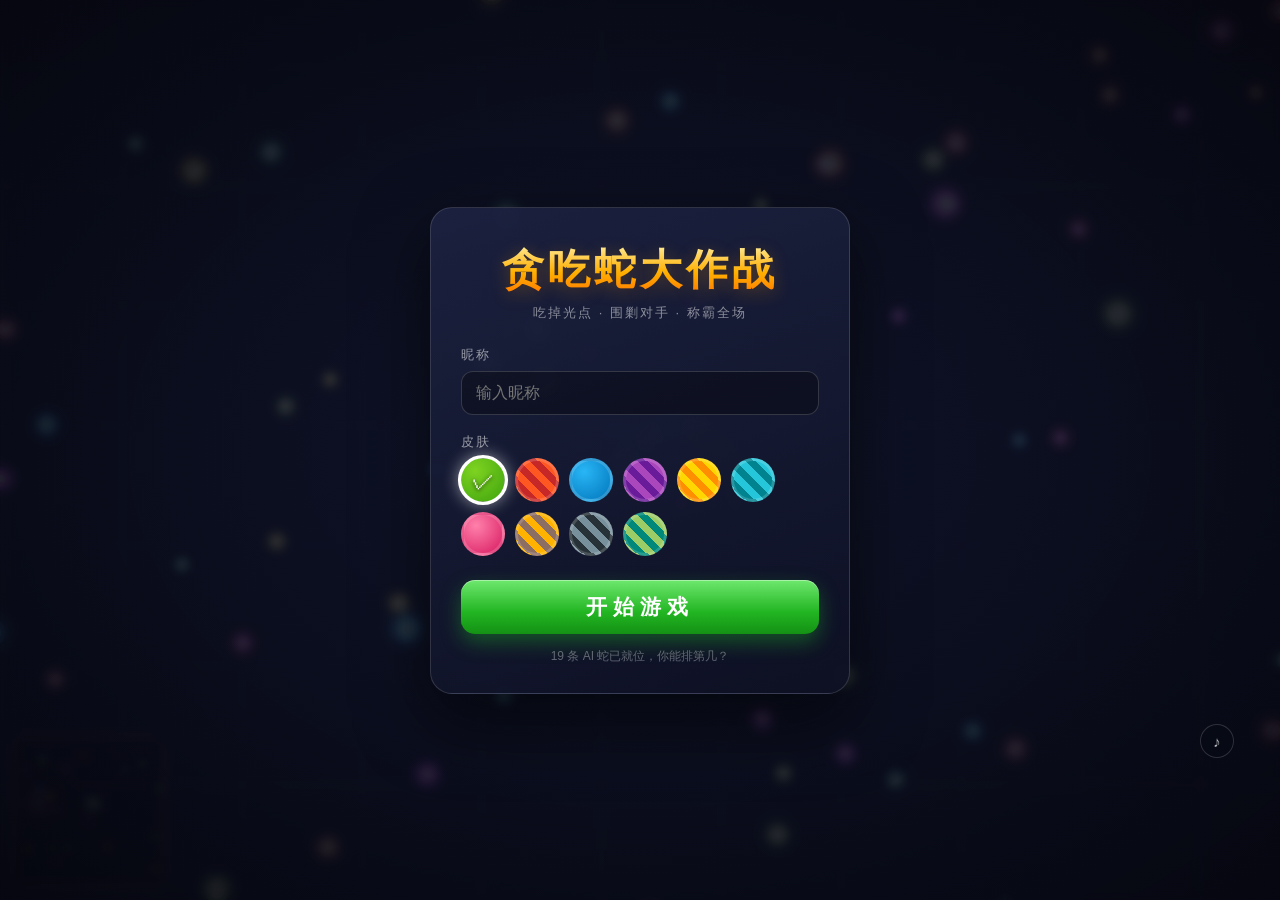
<file: mimov26/eat-snake/index.html>
<!DOCTYPE html>
<html lang="zh-CN">
<head>
<meta charset="UTF-8">
<meta name="viewport" content="width=device-width, initial-scale=1.0, maximum-scale=1.0, user-scalable=no, viewport-fit=cover">
<title>贪吃蛇大作战</title>
<link rel="stylesheet" href="css/style.css">
</head>
<body>
<div id="stage">
  <canvas id="game"></canvas>

  <!-- 战斗 HUD -->
  <div id="hud" class="hidden">
    <div id="topLeft">
      <div id="scoreBox">
        <div class="score-label">得分</div>
        <div id="scoreVal">0</div>
      </div>
      <div id="rankBox">第 <span id="rankVal">--</span> 名</div>
      <div id="killBox">击杀 <span id="killVal">0</span></div>
    </div>

    <div id="board">
      <div class="board-title">排行榜</div>
      <ul id="boardList"></ul>
    </div>

    <div id="boostBtn">
      <div class="boost-inner">加速</div>
    </div>

    <div id="hint">移动鼠标控制方向 · 按住 空格 / 右键 加速</div>
  </div>

  <div id="killFeed"></div>

  <!-- 开始界面 -->
  <div id="startScreen" class="screen">
    <div class="panel">
      <h1 class="game-title">贪吃蛇大作战</h1>
      <div class="subtitle">吃掉光点 · 围剿对手 · 称霸全场</div>

      <div class="form-row">
        <label>昵称</label>
        <input id="nameInput" type="text" maxlength="8" placeholder="输入昵称" autocomplete="off">
      </div>

      <div class="form-row">
        <label>皮肤</label>
        <div id="skinPicker"></div>
      </div>

      <button id="startBtn" class="big-btn">开始游戏</button>
      <div class="foot-tip" id="footTip">AI 蛇已就位，你能排第几？</div>
    </div>
  </div>

  <!-- 结算界面 -->
  <div id="deathScreen" class="screen hidden">
    <div class="panel">
      <h2 class="dead-title">本局结束</h2>
      <div class="stat-grid">
        <div class="stat"><div class="stat-num" id="dScore">0</div><div class="stat-label">得分</div></div>
        <div class="stat"><div class="stat-num" id="dRank">--</div><div class="stat-label">排名</div></div>
        <div class="stat"><div class="stat-num" id="dKills">0</div><div class="stat-label">击杀</div></div>
        <div class="stat"><div class="stat-num" id="dBeat">0%</div><div class="stat-label">击败玩家</div></div>
      </div>
      <div class="killer-line" id="killerLine"></div>
      <button id="respawnBtn" class="big-btn">再来一局</button>
    </div>
  </div>

  <button id="soundBtn" title="音效开关">♪</button>
</div>

<script src="js/config.js"></script>
<script src="js/utils.js"></script>
<script src="js/audio.js"></script>
<script src="js/particles.js"></script>
<script src="js/food.js"></script>
<script src="js/snake.js"></script>
<script src="js/ai.js"></script>
<script src="js/game.js"></script>
<script src="js/render.js"></script>
<script src="js/ui.js"></script>
<script src="js/main.js"></script>
</body>
</html>
</file>
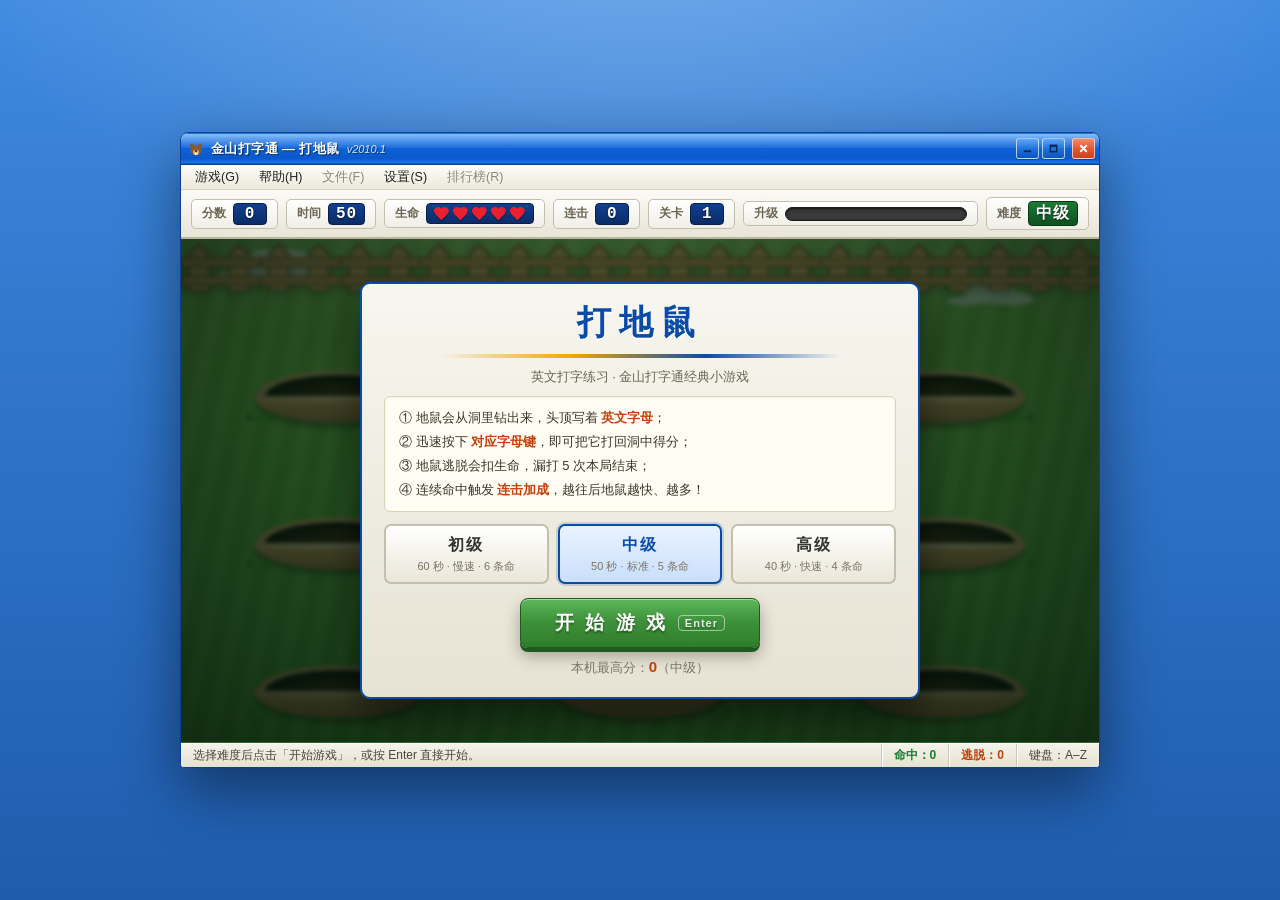
<file: mimov26/hitmouse/index.html>
<!DOCTYPE html>
<html lang="zh-CN">
<head>
<meta charset="UTF-8" />
<meta name="viewport" content="width=device-width, initial-scale=1.0" />
<title>金山打字通 · 打地鼠</title>
<link rel="stylesheet" href="css/style.css" />
</head>
<body>
<div class="desktop">
  <div class="app-window" id="appWindow">

    <!-- ===== 标题栏 ===== -->
    <header class="titlebar" id="titlebar">
      <span class="tb-icon">
        <svg viewBox="0 0 32 32" width="16" height="16" aria-hidden="true">
          <ellipse cx="16" cy="19" rx="11" ry="10" fill="#8b5a2b"/>
          <circle cx="8" cy="9" r="4" fill="#8b5a2b"/>
          <circle cx="24" cy="9" r="4" fill="#8b5a2b"/>
          <ellipse cx="16" cy="22" rx="6" ry="4.5" fill="#d8a877"/>
          <ellipse cx="16" cy="20" rx="2.4" ry="1.8" fill="#4a2c14"/>
          <rect x="13" y="23" width="3" height="5" rx="1" fill="#fff"/>
          <rect x="16.5" y="23" width="3" height="5" rx="1" fill="#fff"/>
        </svg>
      </span>
      <span class="tb-title">金山打字通 — 打地鼠</span>
      <span class="tb-ver">v2010.1</span>
      <div class="tb-buttons">
        <button class="tb-btn" id="btnMin" title="最小化" aria-label="最小化">
          <svg viewBox="0 0 12 12"><rect x="2" y="8" width="8" height="2" fill="#0a2a5e"/></svg>
        </button>
        <button class="tb-btn" id="btnMax" title="还原/最大化" aria-label="最大化">
          <svg viewBox="0 0 12 12"><rect x="2.5" y="2.5" width="7" height="7" fill="none" stroke="#0a2a5e" stroke-width="1.6"/><rect x="2.5" y="2.5" width="7" height="2" fill="#0a2a5e"/></svg>
        </button>
        <button class="tb-btn tb-close" id="btnClose" title="关闭" aria-label="关闭">
          <svg viewBox="0 0 12 12"><path d="M3 3 L9 9 M9 3 L3 9" stroke="#fff" stroke-width="2" stroke-linecap="round"/></svg>
        </button>
      </div>
    </header>

    <!-- ===== 菜单栏 ===== -->
    <nav class="menubar">
      <div class="menu" data-menu="game">
        <span class="menu-label">游戏(G)</span>
        <div class="menu-drop">
          <button class="menu-op" data-act="restart">重新开始<em>Ctrl+R</em></button>
          <button class="menu-op" data-act="pause">暂停 / 继续<em>P</em></button>
          <div class="menu-sep"></div>
          <button class="menu-op" data-act="diff-easy">难度：初级</button>
          <button class="menu-op" data-act="diff-normal">难度：中级</button>
          <button class="menu-op" data-act="diff-hard">难度：高级</button>
          <div class="menu-sep"></div>
          <button class="menu-op" data-act="mute">声音：开 / 关<em>M</em></button>
        </div>
      </div>
      <div class="menu" data-menu="help">
        <span class="menu-label">帮助(H)</span>
        <div class="menu-drop">
          <button class="menu-op" data-act="rules">游戏规则</button>
          <button class="menu-op" data-act="keys">操作按键</button>
        </div>
      </div>
      <span class="menu-static">文件(F)</span>
      <div class="menu" data-menu="set">
        <span class="menu-label">设置(S)</span>
        <div class="menu-drop">
          <button class="menu-op" data-act="tune">微调地鼠出现时间…<em id="tuneMenuInfo">跟随难度</em></button>
          <button class="menu-op" data-act="tune-preset-fast">预设：手速快（1.2s / 0.6s）</button>
          <button class="menu-op" data-act="tune-preset-slow">预设：练习慢速（3.5s / 1.6s）</button>
          <div class="menu-sep"></div>
          <button class="menu-op" data-act="tune-reset">恢复默认（跟随难度）</button>
        </div>
      </div>
      <span class="menu-static">排行榜(R)</span>
    </nav>

    <!-- ===== 状态栏(上) ===== -->
    <section class="hud">
      <div class="hud-item">
        <span class="hud-label">分数</span>
        <span class="hud-val num" id="hudScore">0</span>
      </div>
      <div class="hud-item">
        <span class="hud-label">时间</span>
        <span class="hud-val num" id="hudTime">60</span>
      </div>
      <div class="hud-item">
        <span class="hud-label">生命</span>
        <span class="hud-val lives" id="hudLives"></span>
      </div>
      <div class="hud-item">
        <span class="hud-label">连击</span>
        <span class="hud-val num combo" id="hudCombo">0</span>
      </div>
      <div class="hud-item">
        <span class="hud-label">关卡</span>
        <span class="hud-val num" id="hudLevel">1</span>
      </div>
      <div class="hud-item hud-wide">
        <span class="hud-label">升级</span>
        <span class="hud-bar"><i id="hudExp"></i></span>
      </div>
      <div class="hud-item hud-diff">
        <span class="hud-label">难度</span>
        <span class="hud-val" id="hudDiff">中级</span>
      </div>
    </section>

    <!-- ===== 游戏场地 ===== -->
    <main class="stage" id="stage">
      <div class="sky-decor" aria-hidden="true">
        <div class="cloud c1"></div>
        <div class="cloud c2"></div>
        <div class="fence"></div>
      </div>

      <div class="field" id="field"></div>

      <div class="fx-layer" id="fxLayer" aria-hidden="true"></div>

      <div class="level-banner" id="levelBanner"></div>

      <!-- 开始界面 -->
      <div class="overlay" id="ovStart">
        <div class="panel">
          <div class="panel-title">打地鼠</div>
          <div class="panel-sub">英文打字练习 · 金山打字通经典小游戏</div>
          <div class="rules">
            <p>① 地鼠会从洞里钻出来，头顶写着 <b>英文字母</b>；</p>
            <p>② 迅速按下 <b>对应字母键</b>，即可把它打回洞中得分；</p>
            <p>③ 地鼠逃脱会扣生命，漏打 5 次本局结束；</p>
            <p>④ 连续命中触发 <b>连击加成</b>，越往后地鼠越快、越多！</p>
          </div>
          <div class="diff-pick" id="diffPick">
            <button class="diff-btn" data-diff="easy"><b>初级</b><i>60 秒 · 慢速 · 6 条命</i></button>
            <button class="diff-btn active" data-diff="normal"><b>中级</b><i>50 秒 · 标准 · 5 条命</i></button>
            <button class="diff-btn" data-diff="hard"><b>高级</b><i>40 秒 · 快速 · 4 条命</i></button>
          </div>
          <button class="big-btn" id="btnStart">开 始 游 戏<em>Enter</em></button>
          <div class="best-line" id="startBest">本机最高分：0</div>
        </div>
      </div>

      <!-- 结算界面 -->
      <div class="overlay hidden" id="ovOver">
        <div class="panel">
          <div class="panel-title over">游戏结束</div>
          <div class="result-grid">
            <div class="res"><label>最终得分</label><b id="resScore">0</b></div>
            <div class="res"><label>命中次数</label><b id="resHit">0</b></div>
            <div class="res"><label>逃脱次数</label><b id="resMiss">0</b></div>
            <div class="res"><label>最高连击</label><b id="resCombo">0</b></div>
            <div class="res"><label>到达关卡</label><b id="resLevel">1</b></div>
            <div class="res"><label>最高纪录</label><b id="resBest">0</b></div>
          </div>
          <div class="record-tip hidden" id="recordTip">★ 打破纪录啦！ ★</div>
          <div class="btn-row">
            <button class="big-btn" id="btnAgain">再来一局<em>Enter</em></button>
            <button class="big-btn alt" id="btnMenu">返回主菜单<em>Esc</em></button>
          </div>
        </div>
      </div>

      <!-- 暂停界面 -->
      <div class="overlay hidden" id="ovPause">
        <div class="panel slim">
          <div class="panel-title">已暂停</div>
          <p class="pause-tip">按 <b>P</b> 或点击下方按钮继续</p>
          <button class="big-btn" id="btnResume">继 续 游 戏</button>
        </div>
      </div>

      <!-- 微调地鼠出现时间 -->
      <div class="overlay hidden" id="ovTune">
        <div class="panel slim">
          <div class="panel-title">出现时间</div>
          <div class="tune-row">
            <label for="tuneStay">停留时长</label>
            <input type="range" id="tuneStay" min="500" max="5000" step="50" />
            <span class="tune-val" id="tuneStayVal">跟随难度</span>
          </div>
          <div class="tune-row">
            <label for="tuneSpawn">出洞间隔</label>
            <input type="range" id="tuneSpawn" min="250" max="3000" step="50" />
            <span class="tune-val" id="tuneSpawnVal">跟随难度</span>
          </div>
          <p class="tune-tip">拖动滑块＝自定义微调（对局中即时生效）；点「恢复默认」回到随难度自动缩放。</p>
          <div class="btn-row">
            <button class="big-btn" id="tuneDone">完 成</button>
            <button class="big-btn alt" id="tuneReset">恢复默认</button>
          </div>
        </div>
      </div>
    </main>

    <!-- ===== 状态栏(下) ===== -->
    <footer class="statusbar">
      <span class="sb-cell grow" id="sbHint">提示：按下地鼠头上的字母，把它打回洞里！</span>
      <span class="sb-cell" id="sbHit">命中：0</span>
      <span class="sb-cell" id="sbMiss">逃脱：0</span>
      <span class="sb-cell" id="sbKey">键盘：A–Z</span>
    </footer>

  </div>
</div>

<script src="js/audio.js"></script>
<script src="js/game.js"></script>
</body>
</html>
</file>
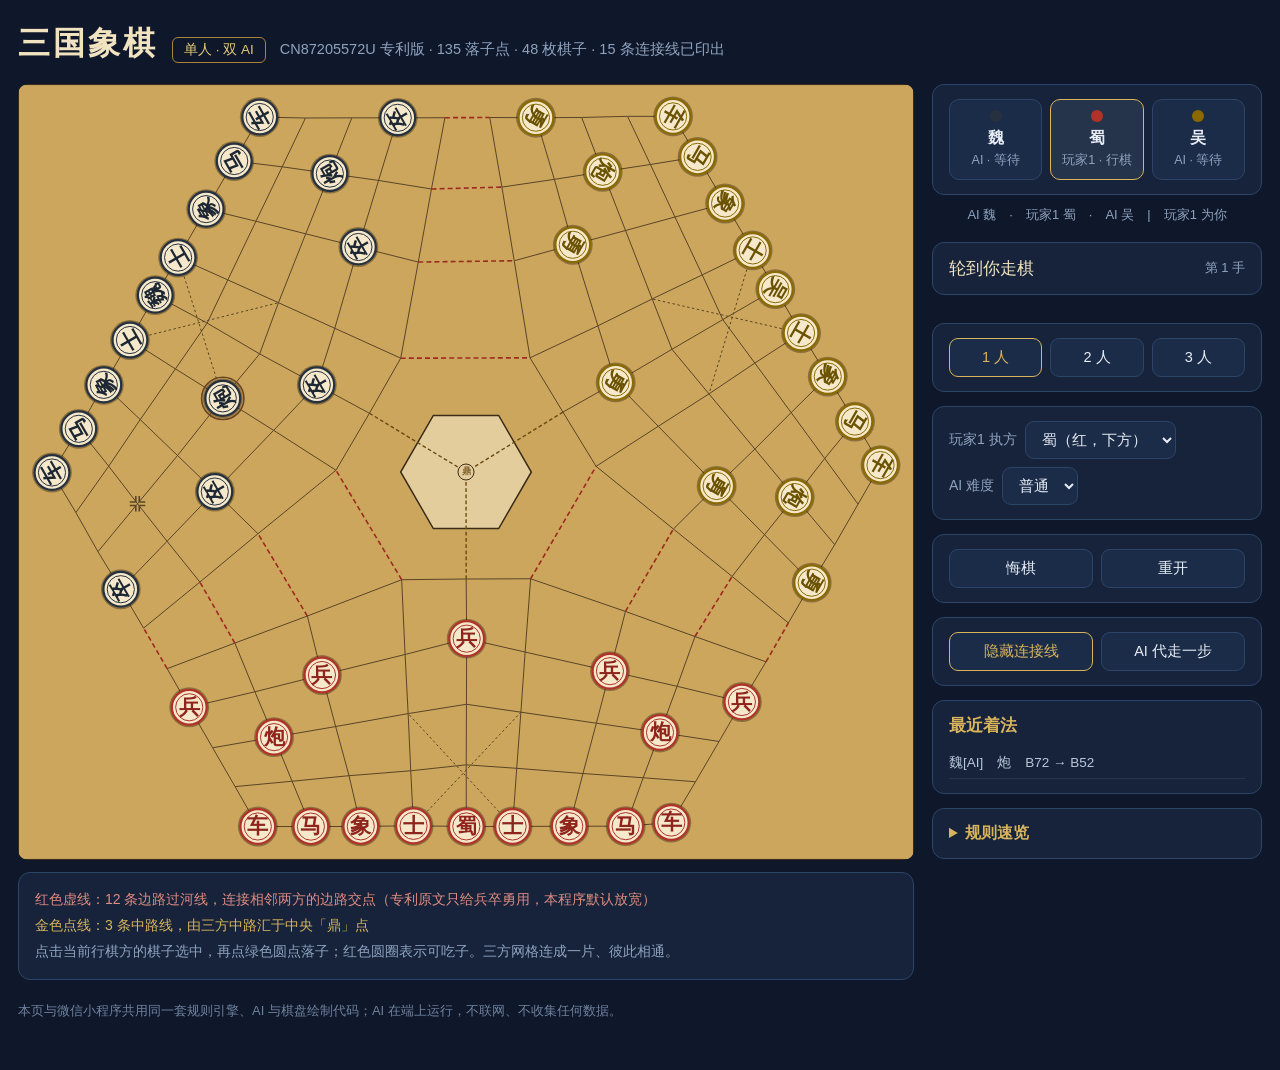
<file: sanguo/sanguo_xiangqi/play/index.html>
<!DOCTYPE html>
<html lang="zh-CN">
<head>
<meta charset="utf-8">
<meta name="viewport" content="width=device-width, initial-scale=1">
<title>三国象棋 · 1~3 人对局</title>
<style>
  :root {
    --bg: #0F172A;
    --panel: #16233B;
    --panel2: #1B2C49;
    --line: #2C4568;
    --text: #E8EDF5;
    --muted: #8FA3BF;
    --gold: #D9B45C;
    --cream: #F2E3C0;
    --red: #E08B80;
  }
  * { box-sizing: border-box; }
  body {
    margin: 0; background: var(--bg); color: var(--text);
    font-family: -apple-system, BlinkMacSystemFont, "PingFang SC", "Microsoft YaHei", sans-serif;
  }
  .app { max-width: 1360px; margin: 0 auto; padding: 22px 18px 48px; }
  header { display: flex; align-items: baseline; flex-wrap: wrap; gap: 14px; margin-bottom: 18px; }
  h1 { margin: 0; font-size: 32px; letter-spacing: 3px; color: var(--cream); }
  .badge { padding: 3px 11px; border: 1px solid #A9843A; border-radius: 6px;
           color: #E5C77B; font-size: 13.5px; }
  .sub { color: var(--muted); font-size: 14.5px; }
  .main { display: flex; gap: 18px; align-items: flex-start; }
  .board-panel { flex: 1 1 720px; min-width: 320px; }
  .side-panel { flex: 0 0 330px; display: flex; flex-direction: column; gap: 14px; }
  @media (max-width: 980px) {
    .main { flex-direction: column; }
    .side-panel { flex: 1 1 auto; width: 100%; }
  }
  .card { background: var(--panel); border: 1px solid var(--line);
          border-radius: 12px; padding: 14px 16px; }
  canvas { display: block; width: 100%; border-radius: 10px; cursor: pointer; }
  .legend { margin-top: 12px; font-size: 14px; line-height: 1.85; color: var(--muted); }
  .legend .r { color: var(--red); }
  .legend .g { color: var(--gold); }
  .sides { display: flex; gap: 8px; }
  .side { flex: 1; text-align: center; padding: 10px 4px; border: 1px solid var(--line);
          border-radius: 10px; background: var(--panel2); transition: all .15s; }
  .side.turn { border-color: var(--gold); background: #25344B; }
  .side.out { opacity: .38; }
  .side .dot { width: 12px; height: 12px; border-radius: 50%; margin: 0 auto 6px; }
  .side .nm { font-size: 16px; font-weight: 600; }
  .side .st { display: block; margin-top: 3px; font-size: 12.5px; color: var(--muted); }
  .seat-bar { font-size: 13px; color: var(--muted); text-align: center; line-height: 1.6;
              padding: 2px 4px; margin-top: -6px; }
  .status { display: flex; align-items: center; gap: 10px; font-size: 15.5px; }
  .status .main-t { flex: 1; color: var(--cream); font-size: 17px; }
  .status .chk { color: #FF8A7A; font-size: 13px; }
  .status .cnt { color: var(--muted); font-size: 13px; }
  .winner { text-align: center; color: #FFD86B; font-size: 19px;
            background: #3B2A16; border-radius: 10px; padding: 10px; }
  .row { display: flex; gap: 8px; flex-wrap: wrap; }
  button, select {
    background: var(--panel2); color: var(--text); border: 1px solid var(--line);
    border-radius: 9px; padding: 9px 12px; font-size: 14.5px; cursor: pointer;
    font-family: inherit;
  }
  button:hover, select:hover { border-color: var(--gold); }
  button:disabled, select:disabled { opacity: .45; cursor: default; }
  button.on { border-color: var(--gold); color: var(--gold); }
  .row.equal > * { flex: 1; }
  label.field { display: flex; align-items: center; gap: 8px; font-size: 14px; color: var(--muted); }
  .log { max-height: 210px; overflow-y: auto; font-size: 13.5px; line-height: 1.9; }
  .log .item { border-bottom: 1px solid #22344E; padding: 3px 0; color: #B9C8DA; }
  .card h2 { margin: 0 0 10px; font-size: 16.5px; color: var(--gold); }
  details summary { cursor: pointer; color: var(--gold); font-size: 15.5px; font-weight: 600; }
  details p { color: #B9C8DA; font-size: 14px; line-height: 1.8; margin: 10px 0 0; }
  .foot { margin-top: 20px; color: #6E829E; font-size: 13px; line-height: 1.7; }
  .handoff-mask { position: fixed; inset: 0; z-index: 50; display: none;
                  align-items: center; justify-content: center; background: rgba(9, 15, 28, .93); }
  .handoff-card { width: min(420px, 88vw); padding: 34px 26px 28px; text-align: center;
                  border: 1px solid #A9843A; border-radius: 16px; background: var(--panel); }
  .handoff-dot { width: 30px; height: 30px; border-radius: 50%; margin: 0 auto 18px; }
  .handoff-title { color: var(--cream); font-size: 23px; font-weight: 700; }
  .handoff-sub { color: var(--muted); font-size: 14.5px; margin-top: 10px; }
  #btnHandoff { margin-top: 24px; width: 200px; border-color: #A9843A; color: var(--cream); font-size: 16px; }
</style>
</head>
<body>
<div class="app">
  <header>
    <h1>三国象棋</h1>
    <span class="badge" id="badge">单人 · 双 AI</span>
    <span class="sub">CN87205572U 专利版 · 135 落子点 · 48 枚棋子 · 15 条连接线已印出</span>
  </header>

  <div class="main">
    <div class="board-panel">
      <canvas id="board"></canvas>
      <div class="card legend">
        <div class="r">红色虚线：12 条边路过河线，连接相邻两方的边路交点（专利原文只给兵卒勇用，本程序默认放宽）</div>
        <div class="g">金色点线：3 条中路线，由三方中路汇于中央「鼎」点</div>
        <div>点击当前行棋方的棋子选中，再点绿色圆点落子；红色圆圈表示可吃子。三方网格连成一片、彼此相通。</div>
      </div>
    </div>

    <div class="side-panel">
      <div class="card sides" id="sides"></div>
      <div class="seat-bar" id="seatsText"></div>
      <div class="card status" id="status"></div>
      <div id="winner"></div>

      <div class="card row equal" id="modeRow">
        <button data-count="1" class="on">1 人</button>
        <button data-count="2">2 人</button>
        <button data-count="3">3 人</button>
      </div>
      <div class="card row">
        <label class="field">玩家1 执方
          <select id="selSide">
            <option value="A">蜀（红，下方）</option>
            <option value="B">魏（黑，左上）</option>
            <option value="C">吴（黄，右上）</option>
          </select>
        </label>
        <label class="field">AI 难度
          <select id="selLevel">
            <option value="0">入门</option>
            <option value="1" selected>普通</option>
            <option value="2">进阶</option>
          </select>
        </label>
      </div>
      <div class="card row equal">
        <button id="btnUndo">悔棋</button>
        <button id="btnRestart">重开</button>
      </div>
      <div class="card row equal">
        <button id="btnLinks" class="on">隐藏连接线</button>
        <button id="btnAI">AI 代走一步</button>
      </div>

      <div class="card">
        <h2>最近着法</h2>
        <div class="log" id="log"></div>
      </div>

      <div class="card">
        <details>
          <summary>规则速览</summary>
          <p>可选 1～3 人同屏对局：1 人时另两方由 AI 执，2 人时剩一方由 AI 执，3 人时全真人。玩家1 执方可自选，其余真人按行棋顺序（魏→蜀→吴）顺延，空缺席位交给 AI；多人局换人时会弹出交接提示。</p>
          <p>三方各 16 子：魏／蜀／吴为主帅，另有士二、象二、车二、马二、炮二与卒／兵／勇五。摆法同中国象棋。</p>
          <p>主帅与士限九宫，象走田字不过河；车走直线，炮不吃子时与车相同、吃子须隔且仅隔一个炮架（架后空格不可落子），马走日字（蹩腿）；兵未过河只能前进，过河后可横走，到对方底线升变为车。</p>
          <p>魏、蜀、吴依次走棋。主帅被吃的一方出局，余子原地冻结任另两方吃掉；最后只剩一方即「一统天下」，得三分，和棋各一分。</p>
          <p>规则依据：1987 年专利 CN87205572U《三国象棋》说明书全文与用户棋盘照片。</p>
        </details>
      </div>
    </div>
  </div>

  <div class="foot">
    本页与微信小程序共用同一套规则引擎、AI 与棋盘绘制代码；AI 在端上运行，不联网、不收集任何数据。
  </div>
</div>

<div class="handoff-mask" id="handoff">
  <div class="handoff-card">
    <div class="handoff-dot" id="handoffDot"></div>
    <div class="handoff-title" id="handoffTitle"></div>
    <div class="handoff-sub" id="handoffSub"></div>
    <button id="btnHandoff">我准备好了</button>
  </div>
</div>

<script src="board-data.js"></script>
<script src="engine.js"></script>
<script src="render.js"></script>
<script>
(function () {
  var E = SanguoEngine, R = SanguoRender, BD = SanguoBoardData;
  var ORDER = ['B', 'A', 'C'];
  var TURN_ORDER = BD.turn_order;
  var MODES = ['单人 · 双 AI', '双人 · 单 AI', '三人同屏'];
  var game, humanCount = 1, playerSide = 'A', level = 1, showLinks = true;
  var seatOf = { A: 1, B: 0, C: 0 };       // 0 = AI，>0 = 玩家编号
  var selected = null, targets = [], history = [], logs = [], thinking = false;
  var lastActor = null, handoff = false;
  var canvas = document.getElementById('board');
  var ctx = canvas.getContext('2d');
  var cw = 0, ch = 0;

  function el(id) { return document.getElementById(id); }
  function isHuman(side) { return !!seatOf[side]; }
  function seatLabel(side) { return seatOf[side] ? '玩家' + seatOf[side] : 'AI'; }

  /* 玩家1 执自选方，其余真人按行棋顺序顺延，剩下的席位由 AI 补齐 */
  function rebuildSeats() {
    seatOf = { A: 0, B: 0, C: 0 };
    seatOf[playerSide] = 1;
    var start = TURN_ORDER.indexOf(playerSide), used = 1;
    for (var k = 1; k < TURN_ORDER.length && used < humanCount; k++) {
      var s = TURN_ORDER[(start + k) % TURN_ORDER.length];
      seatOf[s] = used + 1;
      used++;
    }
    el('badge').textContent = MODES[humanCount - 1];
    el('seatsText').textContent = ORDER.map(function (key) {
      return seatLabel(key) + ' ' + BD.sides[key].name;
    }).join('　·　') + '　|　玩家1 为你';
    el('selLevel').disabled = (humanCount === 3);
    var btns = el('modeRow').getElementsByTagName('button');
    for (var i = 0; i < btns.length; i++) {
      btns[i].className = (+btns[i].dataset.count === humanCount) ? 'on' : '';
    }
  }

  function resize() {
    var w = canvas.clientWidth || 700;
    var h = Math.round(w * (R.H + R.PAD * 2) / (R.W + R.PAD * 2));
    var dpr = window.devicePixelRatio || 1;
    canvas.width = Math.round(w * dpr);
    canvas.height = Math.round(h * dpr);
    canvas.style.height = h + 'px';
    ctx.setTransform(dpr, 0, 0, dpr, 0, 0);
    cw = w; ch = h;
    draw();
  }

  function draw() {
    if (!cw) return;
    R.draw(ctx, { width: cw, height: ch, state: game,
                  selected: selected, targets: targets,
                  showLinks: showLinks, background: '#0F172A' });
  }

  function refresh() {
    var html = '';
    ORDER.forEach(function (k) {
      var info = BD.sides[k];
      var cls = 'side' + (game.turn === k && !game.winner ? ' turn' : '') +
                (game.alive[k] ? '' : ' out');
      var state = game.alive[k] ? (game.turn === k && !game.winner ? '行棋' : '等待') : '出局';
      html += '<div class="' + cls + '"><div class="dot" style="background:' + info.color + '"></div>' +
              '<div class="nm">' + info.name + '</div><span class="st">' +
              seatLabel(k) + ' · ' + state + '</span></div>';
    });
    el('sides').innerHTML = html;

    var seat = seatOf[game.turn] || 0;
    var status;
    if (game.winner) status = '对局结束';
    else if (seat) status = humanCount === 1 ? '轮到你走棋' :
        '轮到 玩家' + seat + '（' + BD.sides[game.turn].name + '）走棋';
    else status = thinking ? BD.sides[game.turn].name + '（AI）思考中' :
        'AI（' + BD.sides[game.turn].name + '）正在行棋';
    var chk = (!game.winner && E.inCheck(game, game.turn)) ? BD.sides[game.turn].name + ' 被将' : '';
    el('status').innerHTML = '<span class="main-t">' + status + '</span>' +
      (chk ? '<span class="chk">' + chk + '</span>' : '') +
      '<span class="cnt">第 ' + (game.moveNo - 1) + ' 手</span>';
    el('winner').innerHTML = game.winner
      ? '<div class="card winner">' + (game.winner === 'DRAW' ? '和棋，各得一分'
          : BD.sides[game.winner].name + '（' + seatLabel(game.winner) + '）一统天下，得三分') + '</div>' : '';
    el('log').innerHTML = logs.slice(-14).reverse().map(function (t) {
      return '<div class="item">' + t + '</div>';
    }).join('') || '<div class="item">尚无着法</div>';
    el('btnUndo').disabled = history.length === 0;
    draw();
  }

  function describe(m, st) {
    var p = st.lastMove;
    var t = BD.sides[p.s].name + '[' + seatLabel(p.s) + ']　' + p.t + '　' + m.from + ' → ' + m.to;
    if (m.capture) t += '　吃' + m.capture;
    if (m.promote) t += '　升车';
    return t;
  }

  function hideHandoff() {
    handoff = false;
    el('handoff').style.display = 'none';
  }

  function finish() {
    thinking = false;
    hideHandoff();
    refresh();
  }

  function maybeHandoff() {
    if (humanCount < 2 || game.winner) return;
    var s = game.turn, seat = seatOf[s] || 0;
    if (!seat || !lastActor || lastActor === s) return;
    handoff = true;
    el('handoffDot').style.background = BD.sides[s].color;
    el('handoffTitle').textContent = '请把设备交给 玩家' + seat;
    el('handoffSub').textContent = BD.sides[s].name + ' 方行棋 · 确认后再落子';
    el('handoff').style.display = 'flex';
  }

  /* 连续走完所有 AI 席位，直到轮到真人或对局结束 */
  function runAI() {
    if (game.winner) { finish(); return; }
    thinking = true;
    var guard = 0;
    while (!game.winner && !isHuman(game.turn) && guard < 6) {
      var m = E.chooseMove(game, game.turn, level);
      if (!m) break;
      history.push({ state: E.cloneState(game), logs: logs.slice() });
      game = E.applyMove(game, m);
      logs.push(describe(m, game));
      guard++;
    }
    thinking = false;
    refresh();
    if (game.winner) { finish(); return; }
    maybeHandoff();
  }

  function playMove(m) {
    lastActor = game.turn;
    history.push({ state: E.cloneState(game), logs: logs.slice() });
    if (history.length > 120) history.shift();
    game = E.applyMove(game, m);
    logs.push(describe(m, game));
    selected = null; targets = [];
    refresh();
    if (game.winner) { finish(); return; }
    runAI();
  }

  canvas.addEventListener('click', function (ev) {
    if (thinking || handoff || game.winner || !isHuman(game.turn)) return;
    var rect = canvas.getBoundingClientRect();
    var p = R.hit({ width: cw, height: ch }, ev.clientX - rect.left, ev.clientY - rect.top);
    if (!p) return;
    var pc = game.board[p];
    if (selected) {
      for (var i = 0; i < targets.length; i++) {
        if (targets[i].to === p) { playMove(targets[i]); return; }
      }
    }
    if (pc && pc.s === game.turn && !game.frozen[game.turn]) {
      selected = p;
      targets = E.movesFor(game, p);
    } else {
      selected = null; targets = [];
    }
    refresh();
  });

  el('btnUndo').addEventListener('click', function () {
    if (!history.length) return;
    var snap = null, guard = 0;
    while (history.length && guard < 8) {
      snap = history.pop(); guard++;
      if (isHuman(snap.state.turn)) break;     // 退回上一位真人的回合
    }
    if (!snap) return;
    game = snap.state; logs = snap.logs;
    selected = null; targets = []; thinking = false; lastActor = null;
    hideHandoff();
    refresh();
  });

  function restart() {
    game = E.createGame(); history = []; logs = [];
    selected = null; targets = []; thinking = false; lastActor = null;
    hideHandoff();
    refresh();
    runAI();
  }

  el('btnRestart').addEventListener('click', restart);
  el('modeRow').addEventListener('click', function (e) {
    var btn = e.target.closest ? e.target.closest('button[data-count]') : null;
    if (!btn) return;
    var n = parseInt(btn.dataset.count, 10);
    if (n === humanCount) return;
    humanCount = n;
    rebuildSeats();
    restart();
  });
  el('selSide').addEventListener('change', function (e) {
    playerSide = e.target.value; rebuildSeats(); restart();
  });
  el('selLevel').addEventListener('change', function (e) {
    level = parseInt(e.target.value, 10);
  });
  el('btnLinks').addEventListener('click', function () {
    showLinks = !showLinks;
    this.textContent = showLinks ? '隐藏连接线' : '显示连接线';
    this.className = showLinks ? 'on' : '';
    draw();
  });
  el('btnAI').addEventListener('click', function () {
    if (game.winner || thinking || handoff) return;
    var m = E.chooseMove(game, game.turn, level);
    if (m) playMove(m);
  });
  el('btnHandoff').addEventListener('click', hideHandoff);

  /* 供自动化回归与二次开发调用的钩子 */
  window.SanguoDebug = {
    seats: function () {
      return { humanCount: humanCount, playerSide: playerSide,
               seatOf: { A: seatOf.A, B: seatOf.B, C: seatOf.C },
               handoff: handoff, turn: game.turn, logs: logs.slice(),
               winner: game.winner };
    },
    state: function () { return game; },
    movesFor: function (p) { return E.movesFor(game, p); },
    choose: function () { return E.chooseMove(game, game.turn, level); },
    play: function (m) { playMove(m); }
  };

  window.addEventListener('resize', resize);
  rebuildSeats();
  game = E.createGame();
  resize();
  refresh();
  runAI();
})();
</script>
</body>
</html>
</file>
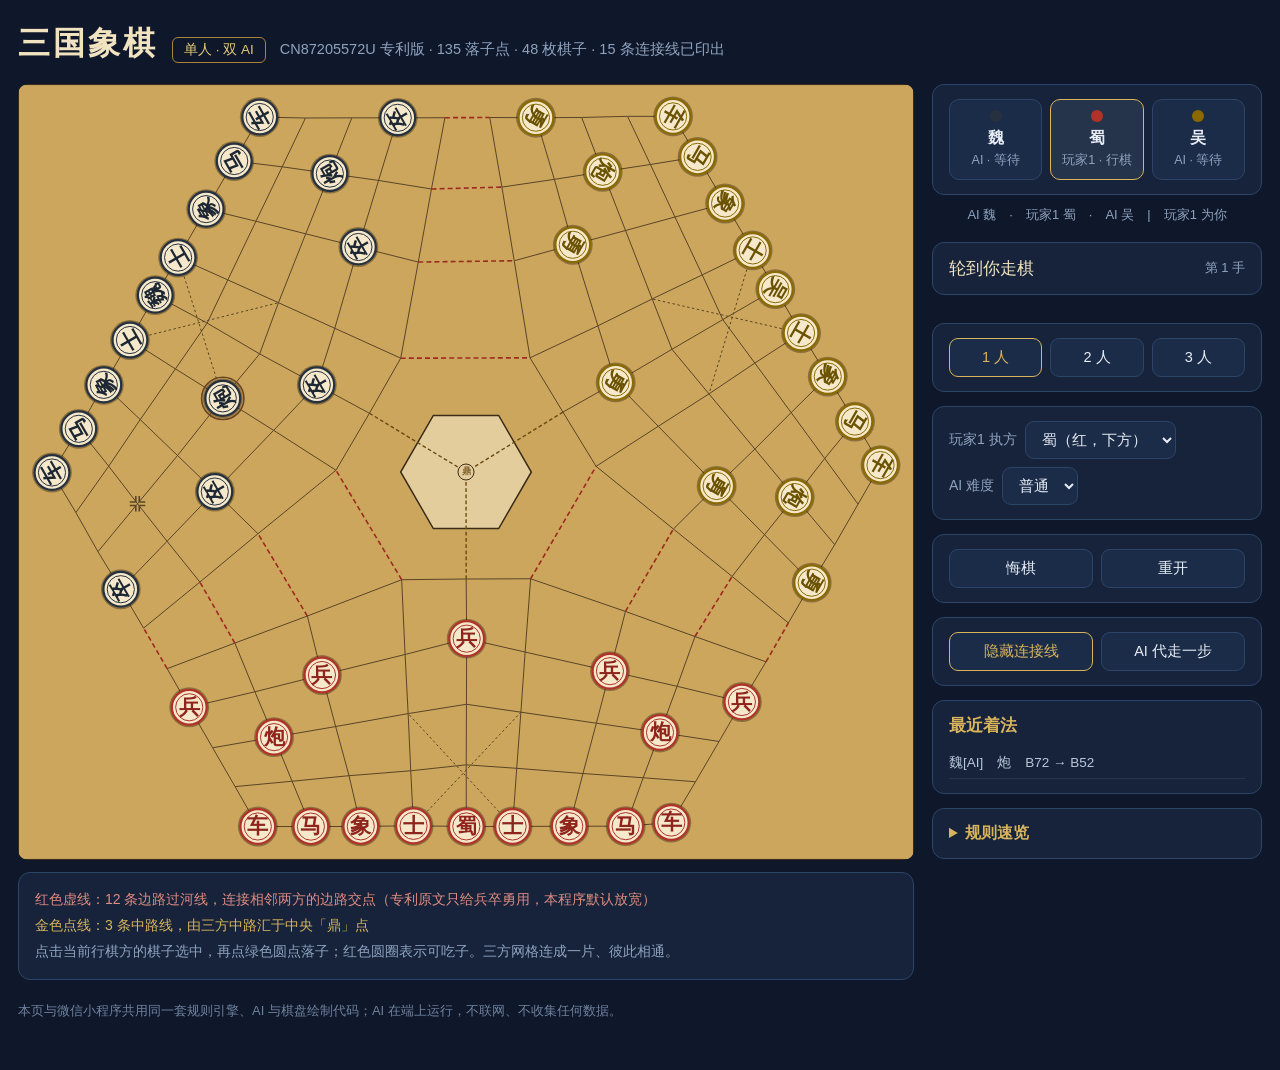
<file: sanguo/sanguo_xiangqi/play/三国象棋_试玩版.html>
<!DOCTYPE html>
<html lang="zh-CN">
<head>
<meta charset="utf-8">
<meta name="viewport" content="width=device-width, initial-scale=1">
<title>三国象棋 · 1~3 人对局</title>
<style>
  :root {
    --bg: #0F172A;
    --panel: #16233B;
    --panel2: #1B2C49;
    --line: #2C4568;
    --text: #E8EDF5;
    --muted: #8FA3BF;
    --gold: #D9B45C;
    --cream: #F2E3C0;
    --red: #E08B80;
  }
  * { box-sizing: border-box; }
  body {
    margin: 0; background: var(--bg); color: var(--text);
    font-family: -apple-system, BlinkMacSystemFont, "PingFang SC", "Microsoft YaHei", sans-serif;
  }
  .app { max-width: 1360px; margin: 0 auto; padding: 22px 18px 48px; }
  header { display: flex; align-items: baseline; flex-wrap: wrap; gap: 14px; margin-bottom: 18px; }
  h1 { margin: 0; font-size: 32px; letter-spacing: 3px; color: var(--cream); }
  .badge { padding: 3px 11px; border: 1px solid #A9843A; border-radius: 6px;
           color: #E5C77B; font-size: 13.5px; }
  .sub { color: var(--muted); font-size: 14.5px; }
  .main { display: flex; gap: 18px; align-items: flex-start; }
  .board-panel { flex: 1 1 720px; min-width: 320px; }
  .side-panel { flex: 0 0 330px; display: flex; flex-direction: column; gap: 14px; }
  @media (max-width: 980px) {
    .main { flex-direction: column; }
    .side-panel { flex: 1 1 auto; width: 100%; }
  }
  .card { background: var(--panel); border: 1px solid var(--line);
          border-radius: 12px; padding: 14px 16px; }
  canvas { display: block; width: 100%; border-radius: 10px; cursor: pointer; }
  .legend { margin-top: 12px; font-size: 14px; line-height: 1.85; color: var(--muted); }
  .legend .r { color: var(--red); }
  .legend .g { color: var(--gold); }
  .sides { display: flex; gap: 8px; }
  .side { flex: 1; text-align: center; padding: 10px 4px; border: 1px solid var(--line);
          border-radius: 10px; background: var(--panel2); transition: all .15s; }
  .side.turn { border-color: var(--gold); background: #25344B; }
  .side.out { opacity: .38; }
  .side .dot { width: 12px; height: 12px; border-radius: 50%; margin: 0 auto 6px; }
  .side .nm { font-size: 16px; font-weight: 600; }
  .side .st { display: block; margin-top: 3px; font-size: 12.5px; color: var(--muted); }
  .seat-bar { font-size: 13px; color: var(--muted); text-align: center; line-height: 1.6;
              padding: 2px 4px; margin-top: -6px; }
  .status { display: flex; align-items: center; gap: 10px; font-size: 15.5px; }
  .status .main-t { flex: 1; color: var(--cream); font-size: 17px; }
  .status .chk { color: #FF8A7A; font-size: 13px; }
  .status .cnt { color: var(--muted); font-size: 13px; }
  .winner { text-align: center; color: #FFD86B; font-size: 19px;
            background: #3B2A16; border-radius: 10px; padding: 10px; }
  .row { display: flex; gap: 8px; flex-wrap: wrap; }
  button, select {
    background: var(--panel2); color: var(--text); border: 1px solid var(--line);
    border-radius: 9px; padding: 9px 12px; font-size: 14.5px; cursor: pointer;
    font-family: inherit;
  }
  button:hover, select:hover { border-color: var(--gold); }
  button:disabled, select:disabled { opacity: .45; cursor: default; }
  button.on { border-color: var(--gold); color: var(--gold); }
  .row.equal > * { flex: 1; }
  label.field { display: flex; align-items: center; gap: 8px; font-size: 14px; color: var(--muted); }
  .log { max-height: 210px; overflow-y: auto; font-size: 13.5px; line-height: 1.9; }
  .log .item { border-bottom: 1px solid #22344E; padding: 3px 0; color: #B9C8DA; }
  .card h2 { margin: 0 0 10px; font-size: 16.5px; color: var(--gold); }
  details summary { cursor: pointer; color: var(--gold); font-size: 15.5px; font-weight: 600; }
  details p { color: #B9C8DA; font-size: 14px; line-height: 1.8; margin: 10px 0 0; }
  .foot { margin-top: 20px; color: #6E829E; font-size: 13px; line-height: 1.7; }
  .handoff-mask { position: fixed; inset: 0; z-index: 50; display: none;
                  align-items: center; justify-content: center; background: rgba(9, 15, 28, .93); }
  .handoff-card { width: min(420px, 88vw); padding: 34px 26px 28px; text-align: center;
                  border: 1px solid #A9843A; border-radius: 16px; background: var(--panel); }
  .handoff-dot { width: 30px; height: 30px; border-radius: 50%; margin: 0 auto 18px; }
  .handoff-title { color: var(--cream); font-size: 23px; font-weight: 700; }
  .handoff-sub { color: var(--muted); font-size: 14.5px; margin-top: 10px; }
  #btnHandoff { margin-top: 24px; width: 200px; border-color: #A9843A; color: var(--cream); font-size: 16px; }
</style>
</head>
<body>
<div class="app">
  <header>
    <h1>三国象棋</h1>
    <span class="badge" id="badge">单人 · 双 AI</span>
    <span class="sub">CN87205572U 专利版 · 135 落子点 · 48 枚棋子 · 15 条连接线已印出</span>
  </header>

  <div class="main">
    <div class="board-panel">
      <canvas id="board"></canvas>
      <div class="card legend">
        <div class="r">红色虚线：12 条边路过河线，连接相邻两方的边路交点（专利原文只给兵卒勇用，本程序默认放宽）</div>
        <div class="g">金色点线：3 条中路线，由三方中路汇于中央「鼎」点</div>
        <div>点击当前行棋方的棋子选中，再点绿色圆点落子；红色圆圈表示可吃子。三方网格连成一片、彼此相通。</div>
      </div>
    </div>

    <div class="side-panel">
      <div class="card sides" id="sides"></div>
      <div class="seat-bar" id="seatsText"></div>
      <div class="card status" id="status"></div>
      <div id="winner"></div>

      <div class="card row equal" id="modeRow">
        <button data-count="1" class="on">1 人</button>
        <button data-count="2">2 人</button>
        <button data-count="3">3 人</button>
      </div>
      <div class="card row">
        <label class="field">玩家1 执方
          <select id="selSide">
            <option value="A">蜀（红，下方）</option>
            <option value="B">魏（黑，左上）</option>
            <option value="C">吴（黄，右上）</option>
          </select>
        </label>
        <label class="field">AI 难度
          <select id="selLevel">
            <option value="0">入门</option>
            <option value="1" selected>普通</option>
            <option value="2">进阶</option>
          </select>
        </label>
      </div>
      <div class="card row equal">
        <button id="btnUndo">悔棋</button>
        <button id="btnRestart">重开</button>
      </div>
      <div class="card row equal">
        <button id="btnLinks" class="on">隐藏连接线</button>
        <button id="btnAI">AI 代走一步</button>
      </div>

      <div class="card">
        <h2>最近着法</h2>
        <div class="log" id="log"></div>
      </div>

      <div class="card">
        <details>
          <summary>规则速览</summary>
          <p>可选 1～3 人同屏对局：1 人时另两方由 AI 执，2 人时剩一方由 AI 执，3 人时全真人。玩家1 执方可自选，其余真人按行棋顺序（魏→蜀→吴）顺延，空缺席位交给 AI；多人局换人时会弹出交接提示。</p>
          <p>三方各 16 子：魏／蜀／吴为主帅，另有士二、象二、车二、马二、炮二与卒／兵／勇五。摆法同中国象棋。</p>
          <p>主帅与士限九宫，象走田字不过河；车走直线，炮不吃子时与车相同、吃子须隔且仅隔一个炮架（架后空格不可落子），马走日字（蹩腿）；兵未过河只能前进，过河后可横走，到对方底线升变为车。</p>
          <p>魏、蜀、吴依次走棋。主帅被吃的一方出局，余子原地冻结任另两方吃掉；最后只剩一方即「一统天下」，得三分，和棋各一分。</p>
          <p>规则依据：1987 年专利 CN87205572U《三国象棋》说明书全文与用户棋盘照片。</p>
        </details>
      </div>
    </div>
  </div>

  <div class="foot">
    本页与微信小程序共用同一套规则引擎、AI 与棋盘绘制代码；AI 在端上运行，不联网、不收集任何数据。
  </div>
</div>

<div class="handoff-mask" id="handoff">
  <div class="handoff-card">
    <div class="handoff-dot" id="handoffDot"></div>
    <div class="handoff-title" id="handoffTitle"></div>
    <div class="handoff-sub" id="handoffSub"></div>
    <button id="btnHandoff">我准备好了</button>
  </div>
</div>

<script>
/* 自动生成，请勿手改；来源 board_real_coords.json + 专利 CN87205572U */
var SanguoBoardData = {"version":"2.0-patent-CN87205572U","canvas":[1348,1155],"center":[674.0,577.5],"points":{"A00":[339.4,1147.2],"A01":[302.9,1083.1],"A02":[266.8,1020.7],"A03":[229.2,955.6],"A04":[193.7,893.6],"A10":[424.7,1147.4],"A11":[394.5,1074.5],"A12":[365.5,1003.6],"A13":[334.7,930.7],"A14":[302.5,852.4],"A20":[504.9,1147.0],"A21":[486.0,1065.6],"A22":[464.5,986.6],"A23":[442.5,903.8],"A24":[419.0,809.0],"A30":[589.7,1146.2],"A31":[585.2,1057.7],"A32":[581.0,965.8],"A33":[576.1,870.8],"A34":[570.6,750.6],"A40":[674.5,1147.1],"A41":[674.4,1048.1],"A42":[674.7,950.8],"A43":[675.1,845.3],"A44":[674.3,749.5],"A50":[748.9,1147.2],"A51":[755.5,1053.7],"A52":[762.2,963.5],"A53":[769.0,866.9],"A54":[777.9,749.1],"A60":[839.9,1146.8],"A61":[862.0,1062.1],"A62":[883.5,981.2],"A63":[905.4,897.6],"A64":[930.3,801.6],"A70":[930.6,1146.7],"A71":[958.8,1068.9],"A72":[985.8,996.1],"A73":[1013.3,921.9],"A74":[1042.0,841.9],"A80":[1003.9,1140.9],"A81":[1042.9,1075.3],"A82":[1080.7,1010.6],"A83":[1117.4,947.1],"A84":[1156.1,882.6],"B00":[342.5,7.0],"B01":[416.0,8.6],"B02":[490.5,8.3],"B03":[564.3,8.3],"B04":[640.1,8.1],"B10":[301.5,77.7],"B11":[378.6,87.0],"B12":[455.2,97.9],"B13":[533.5,108.9],"B14":[618.5,122.7],"B20":[256.4,155.0],"B21":[336.4,174.5],"B22":[416.4,194.7],"B23":[501.1,215.9],"B24":[597.3,240.1],"B30":[211.3,232.9],"B31":[291.2,268.8],"B32":[372.6,305.4],"B33":[463.1,346.5],"B34":[569.1,394.6],"B40":[174.6,293.3],"B41":[258.0,338.2],"B42":[342.4,387.7],"B43":[434.2,437.4],"B44":[518.8,483.1],"B50":[133.9,365.4],"B51":[207.0,411.8],"B52":[283.1,459.2],"B53":[364.9,510.6],"B54":[465.0,574.7],"B60":[91.9,437.5],"B61":[150.4,493.3],"B62":[210.4,551.0],"B63":[270.3,608.9],"B64":[339.7,676.7],"B70":[51.7,508.1],"B71":[99.8,568.2],"B72":[146.1,628.5],"B73":[193.6,688.8],"B74":[246.3,754.4],"B80":[8.6,578.3],"B81":[47.0,642.7],"B82":[82.5,705.5],"B83":[119.2,765.9],"B84":[155.8,828.4],"C00":[1340.2,566.4],"C01":[1304.1,629.2],"C02":[1266.6,694.2],"C03":[1229.6,755.4],"C04":[1192.1,820.2],"C10":[1299.1,496.5],"C11":[1250.5,555.8],"C12":[1202.3,617.8],"C13":[1153.7,678.3],"C14":[1101.7,745.3],"C20":[1255.4,424.1],"C21":[1196.5,482.0],"C22":[1138.3,540.6],"C23":[1076.8,600.0],"C24":[1007.3,669.1],"C30":[1212.5,354.2],"C31":[1138.2,402.4],"C32":[1064.5,452.0],"C33":[983.0,504.0],"C34":[883.1,568.4],"C40":[1171.1,283.7],"C41":[1086.7,332.6],"C42":[1005.0,380.3],"C43":[914.5,433.5],"C44":[829.8,481.2],"C50":[1134.7,221.4],"C51":[1053.7,260.7],"C52":[973.2,299.4],"C53":[886.0,342.6],"C54":[776.9,394.0],"C60":[1090.4,146.0],"C61":[1009.8,167.7],"C62":[930.4,189.4],"C63":[845.6,212.3],"C64":[751.5,238.0],"C70":[1046.2,71.0],"C71":[970.4,83.3],"C72":[893.6,95.0],"C73":[816.0,107.2],"C74":[731.7,119.6],"C80":[1006.8,6.0],"C81":[933.6,5.9],"C82":[859.9,7.7],"C83":[786.4,8.1],"C84":[712.2,7.8]},"edges":[["A00","A01"],["A01","A02"],["A02","A03"],["A03","A04"],["A10","A11"],["A11","A12"],["A12","A13"],["A13","A14"],["A20","A21"],["A21","A22"],["A22","A23"],["A23","A24"],["A30","A31"],["A31","A32"],["A32","A33"],["A33","A34"],["A40","A41"],["A41","A42"],["A42","A43"],["A43","A44"],["A50","A51"],["A51","A52"],["A52","A53"],["A53","A54"],["A60","A61"],["A61","A62"],["A62","A63"],["A63","A64"],["A70","A71"],["A71","A72"],["A72","A73"],["A73","A74"],["A80","A81"],["A81","A82"],["A82","A83"],["A83","A84"],["A00","A10"],["A10","A20"],["A20","A30"],["A30","A40"],["A40","A50"],["A50","A60"],["A60","A70"],["A70","A80"],["A01","A11"],["A11","A21"],["A21","A31"],["A31","A41"],["A41","A51"],["A51","A61"],["A61","A71"],["A71","A81"],["A02","A12"],["A12","A22"],["A22","A32"],["A32","A42"],["A42","A52"],["A52","A62"],["A62","A72"],["A72","A82"],["A03","A13"],["A13","A23"],["A23","A33"],["A33","A43"],["A43","A53"],["A53","A63"],["A63","A73"],["A73","A83"],["A04","A14"],["A14","A24"],["A24","A34"],["A34","A44"],["A44","A54"],["A54","A64"],["A64","A74"],["A74","A84"],["B00","B01"],["B01","B02"],["B02","B03"],["B03","B04"],["B10","B11"],["B11","B12"],["B12","B13"],["B13","B14"],["B20","B21"],["B21","B22"],["B22","B23"],["B23","B24"],["B30","B31"],["B31","B32"],["B32","B33"],["B33","B34"],["B40","B41"],["B41","B42"],["B42","B43"],["B43","B44"],["B50","B51"],["B51","B52"],["B52","B53"],["B53","B54"],["B60","B61"],["B61","B62"],["B62","B63"],["B63","B64"],["B70","B71"],["B71","B72"],["B72","B73"],["B73","B74"],["B80","B81"],["B81","B82"],["B82","B83"],["B83","B84"],["B00","B10"],["B10","B20"],["B20","B30"],["B30","B40"],["B40","B50"],["B50","B60"],["B60","B70"],["B70","B80"],["B01","B11"],["B11","B21"],["B21","B31"],["B31","B41"],["B41","B51"],["B51","B61"],["B61","B71"],["B71","B81"],["B02","B12"],["B12","B22"],["B22","B32"],["B32","B42"],["B42","B52"],["B52","B62"],["B62","B72"],["B72","B82"],["B03","B13"],["B13","B23"],["B23","B33"],["B33","B43"],["B43","B53"],["B53","B63"],["B63","B73"],["B73","B83"],["B04","B14"],["B14","B24"],["B24","B34"],["B34","B44"],["B44","B54"],["B54","B64"],["B64","B74"],["B74","B84"],["C00","C01"],["C01","C02"],["C02","C03"],["C03","C04"],["C10","C11"],["C11","C12"],["C12","C13"],["C13","C14"],["C20","C21"],["C21","C22"],["C22","C23"],["C23","C24"],["C30","C31"],["C31","C32"],["C32","C33"],["C33","C34"],["C40","C41"],["C41","C42"],["C42","C43"],["C43","C44"],["C50","C51"],["C51","C52"],["C52","C53"],["C53","C54"],["C60","C61"],["C61","C62"],["C62","C63"],["C63","C64"],["C70","C71"],["C71","C72"],["C72","C73"],["C73","C74"],["C80","C81"],["C81","C82"],["C82","C83"],["C83","C84"],["C00","C10"],["C10","C20"],["C20","C30"],["C30","C40"],["C40","C50"],["C50","C60"],["C60","C70"],["C70","C80"],["C01","C11"],["C11","C21"],["C21","C31"],["C31","C41"],["C41","C51"],["C51","C61"],["C61","C71"],["C71","C81"],["C02","C12"],["C12","C22"],["C22","C32"],["C32","C42"],["C42","C52"],["C52","C62"],["C62","C72"],["C72","C82"],["C03","C13"],["C13","C23"],["C23","C33"],["C33","C43"],["C43","C53"],["C53","C63"],["C63","C73"],["C73","C83"],["C04","C14"],["C14","C24"],["C24","C34"],["C34","C44"],["C44","C54"],["C54","C64"],["C64","C74"],["C74","C84"]],"cross":[["A04","B84"],["A84","C04"],["B04","C84"],["A14","B74"],["A74","C14"],["B14","C74"],["A24","B64"],["A64","C24"],["B24","C64"],["A34","B54"],["A54","C34"],["B34","C54"]],"center_links":[["A44","B44"],["B44","C44"],["C44","A44"]],"center_spokes":[["A44",[674.0,577.5]],["B44",[674.0,577.5]],["C44",[674.0,577.5]]],"cross_adj":{"A04":["B84"],"B84":["A04"],"A84":["C04"],"C04":["A84"],"B04":["C84"],"C84":["B04"],"A14":["B74"],"B74":["A14"],"A74":["C14"],"C14":["A74"],"B14":["C74"],"C74":["B14"],"A24":["B64"],"B64":["A24"],"A64":["C24"],"C24":["A64"],"B24":["C64"],"C64":["B24"],"A34":["B54"],"B54":["A34"],"A54":["C34"],"C34":["A54"],"B34":["C54"],"C54":["B34"],"A44":["B44","C44"],"B44":["A44","C44"],"C44":["B44","A44"]},"sides":{"A":{"name":"蜀","color":"#B03228","textColor":"#8E241C","king":"蜀","pawn":"兵","position":"下方","note":"红方"},"B":{"name":"魏","color":"#26313F","textColor":"#1D2733","king":"魏","pawn":"卒","position":"左上","note":"黑方"},"C":{"name":"吴","color":"#8A6A00","textColor":"#6B5200","king":"吴","pawn":"勇","position":"右上","note":"黄方"}},"turn_order":["B","A","C"],"initial":[{"p":"A00","s":"A","t":"车"},{"p":"A10","s":"A","t":"马"},{"p":"A20","s":"A","t":"象"},{"p":"A30","s":"A","t":"士"},{"p":"A40","s":"A","t":"蜀"},{"p":"A50","s":"A","t":"士"},{"p":"A60","s":"A","t":"象"},{"p":"A70","s":"A","t":"马"},{"p":"A80","s":"A","t":"车"},{"p":"A12","s":"A","t":"炮"},{"p":"A72","s":"A","t":"炮"},{"p":"A03","s":"A","t":"兵"},{"p":"A23","s":"A","t":"兵"},{"p":"A43","s":"A","t":"兵"},{"p":"A63","s":"A","t":"兵"},{"p":"A83","s":"A","t":"兵"},{"p":"B00","s":"B","t":"车"},{"p":"B10","s":"B","t":"马"},{"p":"B20","s":"B","t":"象"},{"p":"B30","s":"B","t":"士"},{"p":"B40","s":"B","t":"魏"},{"p":"B50","s":"B","t":"士"},{"p":"B60","s":"B","t":"象"},{"p":"B70","s":"B","t":"马"},{"p":"B80","s":"B","t":"车"},{"p":"B12","s":"B","t":"炮"},{"p":"B72","s":"B","t":"炮"},{"p":"B03","s":"B","t":"卒"},{"p":"B23","s":"B","t":"卒"},{"p":"B43","s":"B","t":"卒"},{"p":"B63","s":"B","t":"卒"},{"p":"B83","s":"B","t":"卒"},{"p":"C00","s":"C","t":"车"},{"p":"C10","s":"C","t":"马"},{"p":"C20","s":"C","t":"象"},{"p":"C30","s":"C","t":"士"},{"p":"C40","s":"C","t":"吴"},{"p":"C50","s":"C","t":"士"},{"p":"C60","s":"C","t":"象"},{"p":"C70","s":"C","t":"马"},{"p":"C80","s":"C","t":"车"},{"p":"C12","s":"C","t":"炮"},{"p":"C72","s":"C","t":"炮"},{"p":"C03","s":"C","t":"勇"},{"p":"C23","s":"C","t":"勇"},{"p":"C43","s":"C","t":"勇"},{"p":"C63","s":"C","t":"勇"},{"p":"C83","s":"C","t":"勇"}],"hex":[[779.0,577.5],[726.5,668.4],[621.5,668.4],[569.0,577.5],[621.5,486.6],[726.5,486.6]],"wilds":[],"corners":[],"marks":["A12","A72","A03","A23","A43","A63","A83","B12","B72","B03","B23","B43","B63","B83","C12","C72","C03","C23","C43","C63","C83"],"palace":{"A":[["A30","A52"],["A50","A32"]],"B":[["B30","B52"],["B50","B32"]],"C":[["C30","C52"],["C50","C32"]]},"rules":{"dashed_for_pawns_only":false,"pawn_promote_at_baseline":true,"pawn_no_back":true,"horse_leg":true,"elephant_eye":true,"elephant_cannot_cross":true,"king_stays_palace":true,"frozen_loser_pieces":true}};
if (typeof module !== 'undefined' && module.exports) { module.exports = SanguoBoardData; }

</script>
<script>
/* 三国象棋规则引擎（专利 CN87205572U 版）
 * 纯 JS、无平台 API：微信小程序与网页试玩版共用同一份。
 *
 * 棋盘为 135 点的图：228 条阵内边 + 12 条边路虚线 + 3 条中路线。
 * 「三角形河界算作一格」：从本方国境线 r=4 经跨区连线到另一方 r=4 视为一步；
 * 棋子进入他方阵地后，前进方向自动翻转为 r 递减。
 */
var SanguoEngine = (function () {
  var BD = (typeof SanguoBoardData !== 'undefined')
    ? SanguoBoardData : require('./board-data.js');

  var POINTS = BD.points;
  var CROSS_ADJ = BD.cross_adj;
  var TURN_ORDER = BD.turn_order;
  var SIDES = ['A', 'B', 'C'];
  var RULES = BD.rules;

  var VALUE = { '车': 900, '马': 400, '炮': 450, '士': 180, '象': 190,
                '兵': 100, '卒': 100, '勇': 100, '魏': 100000,
                '蜀': 100000, '吴': 100000 };
  var PAWNS = { '兵': 1, '卒': 1, '勇': 1 };
  var KINGS = { '魏': 1, '蜀': 1, '吴': 1 };

  function pid(s, f, r) { return s + f + r; }
  function parse(p) { return { s: p.charAt(0), f: +p.charAt(1), r: +p.charAt(2) }; }
  function isKing(t) { return !!KINGS[t]; }
  function isPawn(t) { return !!PAWNS[t]; }
  function signFor(owner, s) { return s === owner ? 1 : -1; }

  /* 跨区邻接：只保留「离开本方」的方向，禁止通过虚线退回本方 */
  function crossNeighbors(p, owner) {
    var list = CROSS_ADJ[p] || [];
    var out = [];
    for (var i = 0; i < list.length; i++) {
      if (parse(list[i]).s !== owner) out.push(list[i]);
    }
    return out;
  }

  /* 沿 4 个局部方向走一步。返回候选点数组（中路线 f=4 有两个去向）。
   * allowCross=false 用于「虚线仅兵卒勇可用」的专利严格模式。 */
  function stepOne(p, dir, owner, allowBack, allowCross) {
    var o = parse(p), s = o.s, f = o.f, r = o.r;
    var sign = signFor(owner, s);
    if (dir === 'L' || dir === 'R') {
      var nf = f + (dir === 'L' ? -1 : 1);
      if (nf < 0 || nf > 8) return [];
      return [pid(s, nf, r)];
    }
    var dr = (dir === 'F') ? 1 : -1;
    var nr = r + dr * sign;
    if (nr >= 0 && nr <= 4) return [pid(s, f, nr)];
    if (nr > 4 && ((s === owner && dir === 'F') || (s !== owner && dir === 'B' && allowBack))) {
      if (allowCross === false) return [];
      return crossNeighbors(pid(s, f, 4), owner);
    }
    return [];
  }

  /* 车 / 炮用的射线：返回若干条「按行进顺序排列的点序列」。
   * 中路线跨河时会分叉到另外两国，两条分支必须各自独立处理，
   * 否则一条分支上的炮架或阻挡会串到另一条分支上。 */
  function rayPaths(from, dir, owner, allowBack, allowCross) {
    var paths = [], work = [{ at: from, pts: [], seen: {} }], guard = 0;
    while (work.length && paths.length < 64 && guard++ < 4000) {
      var cur = work.pop();
      var ns = stepOne(cur.at, dir, owner, allowBack, allowCross);
      if (!ns.length) {
        if (cur.pts.length) paths.push(cur.pts);
        continue;
      }
      for (var i = 0; i < ns.length; i++) {
        var p = ns[i], pts = cur.pts.slice(), seen = {};
        for (var k in cur.seen) if (cur.seen.hasOwnProperty(k)) seen[k] = true;
        seen[from] = true;
        if (seen[p]) {
          if (pts.length) paths.push(pts);
          continue;
        }
        pts.push(p);
        seen[p] = true;
        work.push({ at: p, pts: pts, seen: seen });
      }
    }
    return paths;
  }

  /* 多条射线可能到达同一个点，按落点去重 */
  function dedupe(moves) {
    var out = [], seen = {};
    for (var i = 0; i < moves.length; i++) {
      var k = moves[i].to;
      if (seen[k]) continue;
      seen[k] = true;
      out.push(moves[i]);
    }
    return out;
  }

  /* 逻辑坐标目标：df 横向、dr 沿「前进方向」；自动处理跨河映射 */
  function logicalTarget(p, df, dr, owner, allowCross) {
    var o = parse(p), s = o.s, f = o.f, r = o.r;
    var nf = f + df;
    if (nf < 0 || nf > 8) return [];
    var nr = r + dr * signFor(owner, s);
    if (nr >= 0 && nr <= 4) return [pid(s, nf, nr)];
    if (nr > 4 && s === owner && allowCross !== false) {
      var k = nr - 5;                 // 跨河本身占一步
      var r2 = 4 - k;
      if (r2 < 0) return [];
      var ns = crossNeighbors(pid(s, nf, 4), owner);
      var out = [];
      for (var i = 0; i < ns.length; i++) {
        var q = parse(ns[i]);
        out.push(pid(q.s, q.f, r2));
      }
      return out;
    }
    return [];
  }

  function first(list) { return list.length ? list[0] : null; }
  function inPalace(o) { return o.f >= 3 && o.f <= 5 && o.r >= 0 && o.r <= 2; }

  function pushMove(out, from, to, board, side, allowPromote) {
    if (!to) return;
    var target = board[to];
    if (target && target.s === side) return;
    var o = parse(to);
    var promote = !!(allowPromote && o.s !== side && o.r === 0);
    out.push({ from: from, to: to, capture: target ? target.t : null,
               captureSide: target ? target.s : null, promote: promote });
  }

  /* 生成单枚棋子的全部着法 */
  function movesFor(state, from) {
    var board = state.board, piece = board[from];
    if (!piece) return [];
    var side = piece.s, t = (piece.promoted ? '车' : piece.t);
    var o = parse(from), out = [];
    var i, j, dirs, arr, leg, targets;
    // 专利原文「虚线其它棋子不能利用它」：打开该开关后，只有兵卒勇能跨河
    var allowCross = !(RULES && RULES.dashed_for_pawns_only) || isPawn(t);

    if (isKing(t) || t === '士' || t === '象') {
      // 这三种棋子不能越过三角形河界，且将/士限于九宫
      var cand = [];
      if (isKing(t)) {
        cand = [[1, 0], [-1, 0], [0, 1], [0, -1]];
      } else if (t === '士') {
        cand = [[1, 1], [1, -1], [-1, 1], [-1, -1]];
      } else {
        cand = [[2, 2], [2, -2], [-2, 2], [-2, -2]];
      }
      for (i = 0; i < cand.length; i++) {
        var df = cand[i][0], dr = cand[i][1];
        if (t === '象') {
          leg = first(logicalTarget(from, df / 2, dr / 2, side, allowCross));
          if (leg && board[leg]) continue;       // 塞象眼
        }
        targets = logicalTarget(from, df, dr, side, allowCross);
        for (j = 0; j < targets.length; j++) {
          var tp = parse(targets[j]);
          if (tp.s !== side) continue;           // 不能过河
          if ((isKing(t) || t === '士') && !inPalace(tp)) continue;
          pushMove(out, from, targets[j], board, side, false);
        }
      }
      return dedupe(out);
    }

    if (t === '马') {
      var horse = [[1, 2, 0, 1], [-1, 2, 0, 1], [1, -2, 0, -1], [-1, -2, 0, -1],
                   [2, 1, 1, 0], [-2, 1, -1, 0], [2, -1, 1, 0], [-2, -1, -1, 0]];
      for (i = 0; i < horse.length; i++) {
        leg = first(logicalTarget(from, horse[i][2], horse[i][3], side, allowCross));
        if (!leg || board[leg]) continue;        // 蹩马腿
        targets = logicalTarget(from, horse[i][0], horse[i][1], side, allowCross);
        for (j = 0; j < targets.length; j++) pushMove(out, from, targets[j], board, side, false);
      }
      return dedupe(out);
    }

    dirs = ['F', 'B', 'L', 'R'];
    for (i = 0; i < dirs.length; i++) {
      var dir = dirs[i];
      if (isPawn(t)) {
        if (dir === 'B') continue;               // 兵不能后退
        if (dir === 'L' || dir === 'R') {
          if (o.s === side) continue;            // 未过河不能横走
        }
      }
      var allowBack = !(isPawn(t));
      var paths = rayPaths(from, dir, side, allowBack, allowCross);
      for (var pi = 0; pi < paths.length; pi++) {
        var ray = paths[pi];
        if (t === '炮') {
          // 未过炮架：空格可落子，遇到的第一个棋子是炮架（不可落子）；
          // 过炮架后：空格不可落子，只能吃遇到的第一个敌子。
          var passed = false;
          for (j = 0; j < ray.length; j++) {
            var pp = ray[j], occ = board[pp];
            if (!passed) {
              if (occ) { passed = true; continue; }
              pushMove(out, from, pp, board, side, false);
            } else if (occ) {
              pushMove(out, from, pp, board, side, false);
              break;
            }
          }
        } else {
          for (j = 0; j < ray.length; j++) {
            var qp = ray[j], qocc = board[qp];
            if (qocc) {
              if (qocc.s !== side) pushMove(out, from, qp, board, side, isPawn(t));
              break;
            }
            if (isPawn(t)) {                        // 兵每步只走一格
              pushMove(out, from, qp, board, side, true);
              break;
            }
            pushMove(out, from, qp, board, side, false);
          }
        }
      }
    }
    return dedupe(out);
  }

  function allMoves(state, side) {
    var out = [], board = state.board;
    for (var p in board) {
      if (!board.hasOwnProperty(p)) continue;
      if (board[p].s !== side) continue;
      if (state.frozen[side]) continue;          // 败方余子原地冻结
      var ms = movesFor(state, p);
      for (var i = 0; i < ms.length; i++) out.push(ms[i]);
    }
    return out;
  }

  function cloneState(s) {
    var b = {};
    for (var p in s.board) if (s.board.hasOwnProperty(p)) {
      b[p] = { s: s.board[p].s, t: s.board[p].t, promoted: s.board[p].promoted };
    }
    return {
      board: b, turn: s.turn,
      alive: { A: s.alive.A, B: s.alive.B, C: s.alive.C },
      frozen: { A: s.frozen.A, B: s.frozen.B, C: s.frozen.C },
      moveNo: s.moveNo, winner: s.winner, lastMove: s.lastMove
    };
  }

  function nextSide(state, cur) {
    var i = TURN_ORDER.indexOf(cur);
    for (var k = 1; k <= 3; k++) {
      var s = TURN_ORDER[(i + k) % 3];
      if (state.alive[s]) return s;
    }
    return cur;
  }

  function refreshWinner(state) {
    var alive = [];
    for (var i = 0; i < SIDES.length; i++) if (state.alive[SIDES[i]]) alive.push(SIDES[i]);
    if (alive.length === 1) state.winner = alive[0];
    else if (alive.length === 0) state.winner = 'DRAW';
    return state.winner;
  }

  function createGame() {
    var board = {};
    for (var i = 0; i < BD.initial.length; i++) {
      var it = BD.initial[i];
      board[it.p] = { s: it.s, t: it.t, promoted: false };
    }
    return {
      board: board, turn: TURN_ORDER[0],
      alive: { A: true, B: true, C: true },
      frozen: { A: false, B: false, C: false },
      moveNo: 1, winner: null, lastMove: null
    };
  }

  function applyMove(state, m) {
    var ns = cloneState(state);
    var piece = ns.board[m.from];
    if (!piece) return ns;
    var cap = ns.board[m.to];
    delete ns.board[m.from];
    if (m.promote) ns.board[m.to] = { s: piece.s, t: '车', promoted: true };
    else ns.board[m.to] = piece;
    if (cap && isKing(cap.t)) {
      ns.alive[cap.s] = false;
      ns.frozen[cap.s] = true;
    }
    ns.lastMove = { from: m.from, to: m.to, s: piece.s, t: piece.t,
                    capture: cap ? cap.t : null, captureSide: cap ? cap.s : null,
                    promote: !!m.promote };
    ns.moveNo++;
    refreshWinner(ns);
    ns.turn = ns.winner ? ns.turn : nextSide(ns, ns.turn);
    return ns;
  }

  /* 主帅是否正被攻击（用于界面「被将」提示） */
  function inCheck(state, side) {
    var kingAt = null;
    for (var p in state.board) if (state.board.hasOwnProperty(p)) {
      var pc = state.board[p];
      if (pc.s === side && isKing(pc.t)) { kingAt = p; break; }
    }
    if (!kingAt) return false;
    for (var q in state.board) if (state.board.hasOwnProperty(q)) {
      var o = state.board[q];
      if (o.s === side || state.frozen[o.s]) continue;
      var ms = movesFor(state, q);
      for (var i = 0; i < ms.length; i++) if (ms[i].to === kingAt) return true;
    }
    return false;
  }

  /* 评估：以 me 的视角，子力 + 位置 */
  function evaluate(state, me) {
    if (!state.alive[me]) return -1000000;
    if (state.winner === me) return 1000000;
    if (state.winner && state.winner !== 'DRAW') return -1000000;
    var score = 0;
    for (var p in state.board) if (state.board.hasOwnProperty(p)) {
      var pc = state.board[p], o = parse(p);
      var v = VALUE[pc.promoted ? '车' : pc.t] || 100;
      if (isPawn(pc.t) && !pc.promoted) {
        // 越靠近对方底线越值钱
        v += (o.s === pc.s) ? o.r * 8 : (4 - o.r) * 22;
      }
      if (pc.t === '车' || pc.t === '炮') v += (4 - Math.abs(o.f - 4)) * 3;
      if (pc.s === me) score += v;
      else if (state.frozen[pc.s]) score += 0;     // 败方冻结残兵不计入任何一方实力
      else score -= v * 0.72;
    }
    return score;
  }

  // 简易伪随机，保证同一局面下 AI 略有变化但不依赖 Math.random 的平台差异
  var seed = 20261114;
  function rnd() {
    seed = (seed * 1103515245 + 12345) & 0x7fffffff;
    return seed / 0x7fffffff;
  }

  function orderMoves(moves, state) {
    for (var i = 0; i < moves.length; i++) {
      var m = moves[i], sc = 0;
      if (m.capture) {
        var v = VALUE[m.capture] || 100;
        sc += 10000 + v;
        if (isKing(m.capture)) sc += 500000;
      }
      if (m.promote) sc += 3000;
      sc += rnd() * 60;
      m._score = sc;
    }
    moves.sort(function (a, b) { return b._score - a._score; });
    return moves;
  }

  function search(state, depth, alpha, beta, me, deadline) {
    if (state.winner || depth <= 0 || Date.now() > deadline) return evaluate(state, me);
    var side = state.turn;
    var moves = allMoves(state, side);
    if (!moves.length) {
      var skipped = cloneState(state);
      skipped.turn = nextSide(skipped, side);
      return search(skipped, depth - 1, alpha, beta, me, deadline);
    }
    orderMoves(moves, state);
    var maximizing = (side === me);
    var best = maximizing ? -Infinity : Infinity;
    for (var i = 0; i < moves.length; i++) {
      var ns = applyMove(state, moves[i]);
      var v = search(ns, depth - 1, alpha, beta, me, deadline);
      if (maximizing) {
        if (v > best) best = v;
        if (best > alpha) alpha = best;
      } else {
        if (v < best) best = v;
        if (best < beta) beta = best;
      }
      if (beta <= alpha || Date.now() > deadline) break;
    }
    return best;
  }

  /* AI 选着：level 0=入门 1=普通 2=进阶 */
  function chooseMove(state, side, level) {
    var moves = allMoves(state, side);
    if (!moves.length) return null;
    orderMoves(moves, state);
    if (level === 0) {
      var pool = moves.slice(0, Math.min(6, moves.length));
      return pool[Math.floor(rnd() * pool.length)];
    }
    var depth = (level === 1) ? 2 : 3;
    var budget = (level === 1) ? 550 : 1400;
    var deadline = Date.now() + budget;
    var best = null, bestScore = -Infinity, alpha = -Infinity;
    for (var i = 0; i < moves.length; i++) {
      var ns = applyMove(state, moves[i]);
      var v = search(ns, depth - 1, alpha, Infinity, side, deadline);
      v += rnd() * 12;
      if (v > bestScore) { bestScore = v; best = moves[i]; }
      if (v > alpha) alpha = v;
      if (Date.now() > deadline) break;
    }
    return best || moves[0];
  }

  return {
    BD: BD,
    createGame: createGame,
    allMoves: allMoves,
    movesFor: movesFor,
    applyMove: applyMove,
    cloneState: cloneState,
    inCheck: inCheck,
    evaluate: evaluate,
    chooseMove: chooseMove,
    nextSide: nextSide,
    parse: parse,
    isKing: isKing,
    VALUE: VALUE
  };
})();

if (typeof module !== 'undefined' && module.exports) { module.exports = SanguoEngine; }

</script>
<script>
/* 三国象棋棋盘绘制层（微信小程序 canvas 2d / 浏览器 Canvas 共用）
 * 连接线默认印出：12 条边路虚线 + 3 条汇向鼎点的中路线。
 */
var SanguoRender = (function () {
  var BD = (typeof SanguoBoardData !== 'undefined')
    ? SanguoBoardData : require('./board-data.js');

  var W = BD.canvas[0], H = BD.canvas[1];
  var PAD = 46;
  var PAPER = '#CBA65C';
  var INK = '#3A2C18';
  var GRID = '#5A4527';
  var DASH = '#9E2B20';           // 12 条边路虚线
  var CENTER_LINE = '#6B4A12';    // 3 条中路线
  var PIECE_BG = '#F6E9CB';
  var ROT = { A: 0, B: -120, C: 120 };
  // 棋子尺寸（逻辑像素，随画布缩放）。最小落子点间距约 70.7，
  // 半径 28 + 阴影 2.5 = 30.5，两子之间仍留约 10 的间隙，不会互相压盖。
  var PIECE_R = 28;
  var PIECE_FONT = 1.18;   // 棋面字号 = 半径 * 系数（28 * 1.18 ≈ 33px）
  // 选中环与落子提示的视觉参数（2.4 调整：全部加粗加亮，绘制在棋子之上）
  var SEL_RING = '#FFD24D';      // 选中环主色（粗环）
  var SEL_GLOW = 'rgba(255,201,74,0.85)'; // 选中环发光
  var SEL_OUTER = 'rgba(255,255,255,0.95)'; // 选中外圈细环
  var HINT_MOVE = '#2AD46E';    // 空位可走点
  var HINT_TAKE = '#FF4436';    // 可吃点红环
  var HINT_PREV = '#6B4423';    // 上一步落点环（深棕，与纸面强对比）

  function layout(width, height) {
    var sw = W + PAD * 2, sh = H + PAD * 2;
    var scale = Math.min(width / sw, height / sh);
    return { scale: scale, ox: (width - sw * scale) / 2 + PAD * scale,
             oy: (height - sh * scale) / 2 + PAD * scale };
  }
  function tx(L, p) { return [L.ox + p[0] * L.scale, L.oy + p[1] * L.scale]; }

  function poly(ctx, L, pts, fill, stroke, width) {
    if (!pts || pts.length < 2) return;
    ctx.beginPath();
    for (var i = 0; i < pts.length; i++) {
      var q = tx(L, pts[i]);
      if (i === 0) ctx.moveTo(q[0], q[1]); else ctx.lineTo(q[0], q[1]);
    }
    ctx.closePath();
    if (fill) { ctx.fillStyle = fill; ctx.fill(); }
    if (stroke) { ctx.strokeStyle = stroke; ctx.lineWidth = width || 1; ctx.stroke(); }
  }

  function dashLine(ctx, a, b, dash, gap, color, width) {
    var dx = b[0] - a[0], dy = b[1] - a[1];
    var len = Math.sqrt(dx * dx + dy * dy);
    if (len < 0.01) return;
    var ux = dx / len, uy = dy / len, t = 0;
    ctx.strokeStyle = color;
    ctx.lineWidth = width;
    ctx.beginPath();
    while (t < len) {
      var e = Math.min(t + dash, len);
      ctx.moveTo(a[0] + ux * t, a[1] + uy * t);
      ctx.lineTo(a[0] + ux * e, a[1] + uy * e);
      t = e + gap;
    }
    ctx.stroke();
  }

  function crossMark(ctx, x, y, r, color) {
    ctx.strokeStyle = color;
    ctx.lineWidth = 1.6;
    var a = r - 2, b = r + 4;
    var segs = [
      [[-a, -b], [-a, -a]], [[-a, -a], [-b, -a]],
      [[a, -b], [a, -a]], [[a, -a], [b, -a]],
      [[-a, b], [-a, a]], [[-a, a], [-b, a]],
      [[a, b], [a, a]], [[a, a], [b, a]]
    ];
    ctx.beginPath();
    for (var i = 0; i < segs.length; i++) {
      ctx.moveTo(x + segs[i][0][0], y + segs[i][0][1]);
      ctx.lineTo(x + segs[i][1][0], y + segs[i][1][1]);
    }
    ctx.stroke();
  }

  function drawPiece(ctx, x, y, r, piece, side, selected) {
    var info = BD.sides[side];
    ctx.save();
    if (selected) {
      // 选中棋子整体金色发光
      ctx.shadowColor = SEL_GLOW;
      ctx.shadowBlur = 26;
      ctx.beginPath();
      ctx.arc(x, y, r, 0, Math.PI * 2);
      ctx.fillStyle = PIECE_BG;
      ctx.fill();
      ctx.shadowBlur = 0;
    }
    ctx.beginPath();
    ctx.arc(x, y, r + 2.5, 0, Math.PI * 2);
    ctx.fillStyle = 'rgba(20,14,6,0.35)';
    ctx.fill();
    ctx.beginPath();
    ctx.arc(x, y, r, 0, Math.PI * 2);
    ctx.fillStyle = PIECE_BG;
    ctx.fill();
    ctx.lineWidth = Math.max(2, r * 0.13);
    ctx.strokeStyle = info.color;
    ctx.stroke();
    ctx.beginPath();
    ctx.arc(x, y, r * 0.78, 0, Math.PI * 2);
    ctx.lineWidth = 1;
    ctx.strokeStyle = info.color;
    ctx.stroke();
    if (selected) {
      // 发光粗环 + 白色外圈细环，双层高亮，保证在棕黄棋盘上一眼可辨
      ctx.save();
      ctx.shadowColor = SEL_GLOW;
      ctx.shadowBlur = 16;
      ctx.beginPath();
      ctx.arc(x, y, r + 4.5, 0, Math.PI * 2);
      ctx.lineWidth = 5;
      ctx.strokeStyle = SEL_RING;
      ctx.stroke();
      ctx.restore();
      ctx.beginPath();
      ctx.arc(x, y, r + 8, 0, Math.PI * 2);
      ctx.lineWidth = 2.4;
      ctx.strokeStyle = SEL_OUTER;
      ctx.stroke();
    }
    ctx.translate(x, y);
    ctx.rotate(ROT[side] * Math.PI / 180);
    ctx.fillStyle = info.textColor;
    ctx.textAlign = 'center';
    ctx.textBaseline = 'middle';
    ctx.font = 'bold ' + Math.round(r * PIECE_FONT) + 'px sans-serif';
    ctx.fillText(piece.t, 0, 1);
    if (piece.promoted) {
      ctx.font = 'bold ' + Math.round(r * 0.55) + 'px sans-serif';
      ctx.fillText('车', 0, r * 0.66);
    }
    ctx.restore();
  }

  function draw(ctx, opts) {
    var width = opts.width, height = opts.height;
    var L = layout(width, height), s = L.scale;
    var state = opts.state;
    ctx.clearRect(0, 0, width, height);
    ctx.fillStyle = opts.background || '#0F172A';
    ctx.fillRect(0, 0, width, height);

    // 棋盘纸面
    var tl = tx(L, [-PAD, -PAD]), br = tx(L, [W + PAD, H + PAD]);
    ctx.fillStyle = PAPER;
    ctx.fillRect(tl[0], tl[1], br[0] - tl[0], br[1] - tl[1]);
    ctx.strokeStyle = INK;
    ctx.lineWidth = 2;
    ctx.strokeRect(tl[0], tl[1], br[0] - tl[0], br[1] - tl[1]);

    // 四角禁区
    for (var i = 0; i < BD.corners.length; i++) poly(ctx, L, BD.corners[i], '#B8934E', INK, 1);
    // 三块野区
    for (i = 0; i < BD.wilds.length; i++) poly(ctx, L, BD.wilds[i], '#DEC28C', '#9C7B44', 1);
    // 中央六边形
    poly(ctx, L, BD.hex, '#E4CD9C', INK, 1.5);

    // 阵营网格（228 条边）
    ctx.strokeStyle = GRID;
    ctx.lineWidth = Math.max(1, 1.15 * s);
    ctx.beginPath();
    for (i = 0; i < BD.edges.length; i++) {
      var a = tx(L, BD.points[BD.edges[i][0]]), b = tx(L, BD.points[BD.edges[i][1]]);
      ctx.moveTo(a[0], a[1]); ctx.lineTo(b[0], b[1]);
    }
    ctx.stroke();

    // 九宫斜线（手写虚线，兼容小程序 canvas）
    for (var sd in BD.palace) if (BD.palace.hasOwnProperty(sd)) {
      for (i = 0; i < BD.palace[sd].length; i++) {
        var pl = BD.palace[sd][i];
        var u = tx(L, BD.points[pl[0]]), v = tx(L, BD.points[pl[1]]);
        dashLine(ctx, u, v, 4 * s, 4 * s, GRID, Math.max(1, 1 * s));
      }
    }

    // 连接线：12 条边路虚线 + 3 条中路线（按用户要求印出来）
    if (opts.showLinks !== false) {
      for (i = 0; i < BD.cross.length; i++) {
        var p = tx(L, BD.points[BD.cross[i][0]]), q = tx(L, BD.points[BD.cross[i][1]]);
        dashLine(ctx, p, q, 8 * s, 5 * s, DASH, Math.max(1.6, 2.2 * s));
      }
      for (i = 0; i < BD.center_spokes.length; i++) {
        var sp = BD.center_spokes[i];
        var p2 = tx(L, BD.points[sp[0]]), q2 = tx(L, sp[1]);
        dashLine(ctx, p2, q2, 6 * s, 4 * s, CENTER_LINE, Math.max(1.4, 1.8 * s));
      }
      // 鼎点标记画在连接线之上，避免被虚线盖住
      var c = tx(L, BD.center);
      ctx.beginPath();
      ctx.arc(c[0], c[1], Math.max(8, 12 * s), 0, Math.PI * 2);
      ctx.fillStyle = '#E4CD9C';
      ctx.fill();
      ctx.strokeStyle = INK;
      ctx.lineWidth = Math.max(1, 1.2 * s);
      ctx.stroke();
      ctx.fillStyle = '#7A5B25';
      ctx.textAlign = 'center';
      ctx.textBaseline = 'middle';
      ctx.font = 'bold ' + Math.max(9, Math.round(12 * s)) + 'px sans-serif';
      ctx.fillText('鼎', c[0], c[1]);
    }

    // 炮位 / 兵位十字标记
    for (i = 0; i < BD.marks.length; i++) {
      var m = tx(L, BD.points[BD.marks[i]]);
      crossMark(ctx, m[0], m[1], 6 * s, GRID);
    }

    // 棋子
    var radius = PIECE_R * s;
    for (var key in state.board) if (state.board.hasOwnProperty(key)) {
      var pc = state.board[key], pp = tx(L, BD.points[key]);
      drawPiece(ctx, pp[0], pp[1], radius, pc, pc.s, key === opts.selected);
    }

    // —— 以下提示标记画在棋子之上，保证不被棋子遮挡 ——

    // 上一步落点：环绕棋子外缘的深棕细环
    if (state.lastMove) {
      var lp = tx(L, BD.points[state.lastMove.to]);
      ctx.beginPath();
      ctx.arc(lp[0], lp[1], radius + 6 * s, 0, Math.PI * 2);
      ctx.lineWidth = Math.max(1.6, 2.2 * s);
      ctx.strokeStyle = HINT_PREV;
      ctx.stroke();
    }

    // 可走点：空位画发光亮绿点 + 白描边；可吃子画环绕棋子的发光红环
    var targets = opts.targets || [];
    for (i = 0; i < targets.length; i++) {
      var tp = tx(L, BD.points[targets[i].to]);
      if (targets[i].capture) {
        ctx.save();
        ctx.shadowColor = 'rgba(255,68,54,0.9)';
        ctx.shadowBlur = 14 * s;
        ctx.beginPath();
        ctx.arc(tp[0], tp[1], radius + 4.5 * s, 0, Math.PI * 2);
        ctx.lineWidth = Math.max(3, 4.5 * s);
        ctx.strokeStyle = HINT_TAKE;
        ctx.stroke();
        ctx.restore();
        ctx.beginPath();
        ctx.arc(tp[0], tp[1], radius + 1.6 * s, 0, Math.PI * 2);
        ctx.lineWidth = Math.max(1.2, 1.8 * s);
        ctx.strokeStyle = 'rgba(255,96,80,0.85)';
        ctx.stroke();
      } else {
        ctx.save();
        ctx.shadowColor = 'rgba(42,212,110,0.95)';
        ctx.shadowBlur = 12 * s;
        ctx.beginPath();
        ctx.arc(tp[0], tp[1], 9 * s, 0, Math.PI * 2);
        ctx.fillStyle = HINT_MOVE;
        ctx.fill();
        ctx.restore();
        ctx.beginPath();
        ctx.arc(tp[0], tp[1], 9 * s, 0, Math.PI * 2);
        ctx.lineWidth = Math.max(1.8, 2.4 * s);
        ctx.strokeStyle = '#FFFFFF';
        ctx.stroke();
      }
    }

    return L;
  }

  function hit(opts, x, y) {
    var L = layout(opts.width, opts.height);
    var best = null, bd = 38 / L.scale;   // 点击容差随棋子一起放大
    for (var p in BD.points) if (BD.points.hasOwnProperty(p)) {
      var q = BD.points[p];
      var d = Math.sqrt(Math.pow(q[0] - (x - L.ox) / L.scale, 2) +
                        Math.pow(q[1] - (y - L.oy) / L.scale, 2));
      if (d < bd) { bd = d; best = p; }
    }
    return best;
  }

  return { layout: layout, draw: draw, hit: hit,
           W: W, H: H, PAD: PAD, PIECE_R: PIECE_R, PIECE_FONT: PIECE_FONT };
})();

if (typeof module !== 'undefined' && module.exports) { module.exports = SanguoRender; }

</script>
<script>
(function () {
  var E = SanguoEngine, R = SanguoRender, BD = SanguoBoardData;
  var ORDER = ['B', 'A', 'C'];
  var TURN_ORDER = BD.turn_order;
  var MODES = ['单人 · 双 AI', '双人 · 单 AI', '三人同屏'];
  var game, humanCount = 1, playerSide = 'A', level = 1, showLinks = true;
  var seatOf = { A: 1, B: 0, C: 0 };       // 0 = AI，>0 = 玩家编号
  var selected = null, targets = [], history = [], logs = [], thinking = false;
  var lastActor = null, handoff = false;
  var canvas = document.getElementById('board');
  var ctx = canvas.getContext('2d');
  var cw = 0, ch = 0;

  function el(id) { return document.getElementById(id); }
  function isHuman(side) { return !!seatOf[side]; }
  function seatLabel(side) { return seatOf[side] ? '玩家' + seatOf[side] : 'AI'; }

  /* 玩家1 执自选方，其余真人按行棋顺序顺延，剩下的席位由 AI 补齐 */
  function rebuildSeats() {
    seatOf = { A: 0, B: 0, C: 0 };
    seatOf[playerSide] = 1;
    var start = TURN_ORDER.indexOf(playerSide), used = 1;
    for (var k = 1; k < TURN_ORDER.length && used < humanCount; k++) {
      var s = TURN_ORDER[(start + k) % TURN_ORDER.length];
      seatOf[s] = used + 1;
      used++;
    }
    el('badge').textContent = MODES[humanCount - 1];
    el('seatsText').textContent = ORDER.map(function (key) {
      return seatLabel(key) + ' ' + BD.sides[key].name;
    }).join('　·　') + '　|　玩家1 为你';
    el('selLevel').disabled = (humanCount === 3);
    var btns = el('modeRow').getElementsByTagName('button');
    for (var i = 0; i < btns.length; i++) {
      btns[i].className = (+btns[i].dataset.count === humanCount) ? 'on' : '';
    }
  }

  function resize() {
    var w = canvas.clientWidth || 700;
    var h = Math.round(w * (R.H + R.PAD * 2) / (R.W + R.PAD * 2));
    var dpr = window.devicePixelRatio || 1;
    canvas.width = Math.round(w * dpr);
    canvas.height = Math.round(h * dpr);
    canvas.style.height = h + 'px';
    ctx.setTransform(dpr, 0, 0, dpr, 0, 0);
    cw = w; ch = h;
    draw();
  }

  function draw() {
    if (!cw) return;
    R.draw(ctx, { width: cw, height: ch, state: game,
                  selected: selected, targets: targets,
                  showLinks: showLinks, background: '#0F172A' });
  }

  function refresh() {
    var html = '';
    ORDER.forEach(function (k) {
      var info = BD.sides[k];
      var cls = 'side' + (game.turn === k && !game.winner ? ' turn' : '') +
                (game.alive[k] ? '' : ' out');
      var state = game.alive[k] ? (game.turn === k && !game.winner ? '行棋' : '等待') : '出局';
      html += '<div class="' + cls + '"><div class="dot" style="background:' + info.color + '"></div>' +
              '<div class="nm">' + info.name + '</div><span class="st">' +
              seatLabel(k) + ' · ' + state + '</span></div>';
    });
    el('sides').innerHTML = html;

    var seat = seatOf[game.turn] || 0;
    var status;
    if (game.winner) status = '对局结束';
    else if (seat) status = humanCount === 1 ? '轮到你走棋' :
        '轮到 玩家' + seat + '（' + BD.sides[game.turn].name + '）走棋';
    else status = thinking ? BD.sides[game.turn].name + '（AI）思考中' :
        'AI（' + BD.sides[game.turn].name + '）正在行棋';
    var chk = (!game.winner && E.inCheck(game, game.turn)) ? BD.sides[game.turn].name + ' 被将' : '';
    el('status').innerHTML = '<span class="main-t">' + status + '</span>' +
      (chk ? '<span class="chk">' + chk + '</span>' : '') +
      '<span class="cnt">第 ' + (game.moveNo - 1) + ' 手</span>';
    el('winner').innerHTML = game.winner
      ? '<div class="card winner">' + (game.winner === 'DRAW' ? '和棋，各得一分'
          : BD.sides[game.winner].name + '（' + seatLabel(game.winner) + '）一统天下，得三分') + '</div>' : '';
    el('log').innerHTML = logs.slice(-14).reverse().map(function (t) {
      return '<div class="item">' + t + '</div>';
    }).join('') || '<div class="item">尚无着法</div>';
    el('btnUndo').disabled = history.length === 0;
    draw();
  }

  function describe(m, st) {
    var p = st.lastMove;
    var t = BD.sides[p.s].name + '[' + seatLabel(p.s) + ']　' + p.t + '　' + m.from + ' → ' + m.to;
    if (m.capture) t += '　吃' + m.capture;
    if (m.promote) t += '　升车';
    return t;
  }

  function hideHandoff() {
    handoff = false;
    el('handoff').style.display = 'none';
  }

  function finish() {
    thinking = false;
    hideHandoff();
    refresh();
  }

  function maybeHandoff() {
    if (humanCount < 2 || game.winner) return;
    var s = game.turn, seat = seatOf[s] || 0;
    if (!seat || !lastActor || lastActor === s) return;
    handoff = true;
    el('handoffDot').style.background = BD.sides[s].color;
    el('handoffTitle').textContent = '请把设备交给 玩家' + seat;
    el('handoffSub').textContent = BD.sides[s].name + ' 方行棋 · 确认后再落子';
    el('handoff').style.display = 'flex';
  }

  /* 连续走完所有 AI 席位，直到轮到真人或对局结束 */
  function runAI() {
    if (game.winner) { finish(); return; }
    thinking = true;
    var guard = 0;
    while (!game.winner && !isHuman(game.turn) && guard < 6) {
      var m = E.chooseMove(game, game.turn, level);
      if (!m) break;
      history.push({ state: E.cloneState(game), logs: logs.slice() });
      game = E.applyMove(game, m);
      logs.push(describe(m, game));
      guard++;
    }
    thinking = false;
    refresh();
    if (game.winner) { finish(); return; }
    maybeHandoff();
  }

  function playMove(m) {
    lastActor = game.turn;
    history.push({ state: E.cloneState(game), logs: logs.slice() });
    if (history.length > 120) history.shift();
    game = E.applyMove(game, m);
    logs.push(describe(m, game));
    selected = null; targets = [];
    refresh();
    if (game.winner) { finish(); return; }
    runAI();
  }

  canvas.addEventListener('click', function (ev) {
    if (thinking || handoff || game.winner || !isHuman(game.turn)) return;
    var rect = canvas.getBoundingClientRect();
    var p = R.hit({ width: cw, height: ch }, ev.clientX - rect.left, ev.clientY - rect.top);
    if (!p) return;
    var pc = game.board[p];
    if (selected) {
      for (var i = 0; i < targets.length; i++) {
        if (targets[i].to === p) { playMove(targets[i]); return; }
      }
    }
    if (pc && pc.s === game.turn && !game.frozen[game.turn]) {
      selected = p;
      targets = E.movesFor(game, p);
    } else {
      selected = null; targets = [];
    }
    refresh();
  });

  el('btnUndo').addEventListener('click', function () {
    if (!history.length) return;
    var snap = null, guard = 0;
    while (history.length && guard < 8) {
      snap = history.pop(); guard++;
      if (isHuman(snap.state.turn)) break;     // 退回上一位真人的回合
    }
    if (!snap) return;
    game = snap.state; logs = snap.logs;
    selected = null; targets = []; thinking = false; lastActor = null;
    hideHandoff();
    refresh();
  });

  function restart() {
    game = E.createGame(); history = []; logs = [];
    selected = null; targets = []; thinking = false; lastActor = null;
    hideHandoff();
    refresh();
    runAI();
  }

  el('btnRestart').addEventListener('click', restart);
  el('modeRow').addEventListener('click', function (e) {
    var btn = e.target.closest ? e.target.closest('button[data-count]') : null;
    if (!btn) return;
    var n = parseInt(btn.dataset.count, 10);
    if (n === humanCount) return;
    humanCount = n;
    rebuildSeats();
    restart();
  });
  el('selSide').addEventListener('change', function (e) {
    playerSide = e.target.value; rebuildSeats(); restart();
  });
  el('selLevel').addEventListener('change', function (e) {
    level = parseInt(e.target.value, 10);
  });
  el('btnLinks').addEventListener('click', function () {
    showLinks = !showLinks;
    this.textContent = showLinks ? '隐藏连接线' : '显示连接线';
    this.className = showLinks ? 'on' : '';
    draw();
  });
  el('btnAI').addEventListener('click', function () {
    if (game.winner || thinking || handoff) return;
    var m = E.chooseMove(game, game.turn, level);
    if (m) playMove(m);
  });
  el('btnHandoff').addEventListener('click', hideHandoff);

  /* 供自动化回归与二次开发调用的钩子 */
  window.SanguoDebug = {
    seats: function () {
      return { humanCount: humanCount, playerSide: playerSide,
               seatOf: { A: seatOf.A, B: seatOf.B, C: seatOf.C },
               handoff: handoff, turn: game.turn, logs: logs.slice(),
               winner: game.winner };
    },
    state: function () { return game; },
    movesFor: function (p) { return E.movesFor(game, p); },
    choose: function () { return E.chooseMove(game, game.turn, level); },
    play: function (m) { playMove(m); }
  };

  window.addEventListener('resize', resize);
  rebuildSeats();
  game = E.createGame();
  resize();
  refresh();
  runAI();
})();
</script>
</body>
</html>
</file>
<file: fc-basketball/style.css>
html, body {
  margin: 0;
  padding: 0;
  background: #101018;
  height: 100%;
  display: flex;
  align-items: center;
  justify-content: center;
  font-family: "Courier New", monospace;
}

#wrap {
  text-align: center;
}

#game {
  image-rendering: pixelated;
  image-rendering: crisp-edges;
  background: #000;
  border: 4px solid #303048;
  box-shadow: 0 0 40px rgba(0, 0, 0, 0.8);
}

#hint {
  margin-top: 8px;
  color: #8888aa;
  font-size: 12px;
  letter-spacing: 1px;
}

/* ================= 触屏控件（默认隐藏，触摸设备显示） ================= */
#tc-stick, #tc-btns, #tc-start, #rotate-tip { display: none; }

body.touch #tc-stick,
body.touch #tc-btns,
body.touch #tc-start { display: block; }
body.touch #hint { display: none; }

/* 移动端画布自适应（保持 768:720 比例铺满） */
body.touch #wrap { width: 100%; }
body.touch #game {
  width: min(100vw, calc(100vh * 1.0667));
  height: auto;
  border-width: 2px;
}

/* 虚拟摇杆（左下） */
#tc-stick {
  position: fixed;
  left: 22px;
  bottom: 26px;
  width: 110px;
  height: 110px;
  border-radius: 50%;
  background: rgba(255, 255, 255, 0.07);
  border: 2px solid rgba(255, 255, 255, 0.25);
  z-index: 10;
  touch-action: none;
  user-select: none;
  -webkit-user-select: none;
}
#tc-knob {
  position: absolute;
  left: 31px;
  top: 31px;
  width: 48px;
  height: 48px;
  border-radius: 50%;
  background: rgba(255, 255, 255, 0.22);
  border: 2px solid rgba(255, 255, 255, 0.45);
  pointer-events: none;
}

/* 虚拟按钮组（右下，FC 手柄布局） */
#tc-btns {
  position: fixed;
  right: 18px;
  bottom: 22px;
  width: 180px;
  height: 140px;
  z-index: 10;
  touch-action: none;
  user-select: none;
  -webkit-user-select: none;
}
.tc-btn {
  position: absolute;
  border-radius: 50%;
  display: flex;
  align-items: center;
  justify-content: center;
  color: #fff;
  font-weight: bold;
  font-family: "Courier New", monospace;
  border: 2px solid rgba(255, 255, 255, 0.35);
  touch-action: none;
}
#tc-shoot { right: 0;   bottom: 34px; width: 66px; height: 66px; font-size: 20px; background: rgba(232, 56, 32, 0.4); }
#tc-jump  { right: 80px; bottom: 0;   width: 66px; height: 66px; font-size: 20px; background: rgba(40, 72, 200, 0.4); }
#tc-pass  { right: 92px; bottom: 82px; width: 50px; height: 50px; font-size: 15px; background: rgba(56, 180, 56, 0.4); }
.tc-btn.active { background: rgba(255, 255, 255, 0.55); color: #101018; }

/* START（顶部居中） */
#tc-start {
  position: fixed;
  top: 8px;
  left: 50%;
  transform: translateX(-50%);
  padding: 4px 16px;
  border-radius: 12px;
  color: #fff;
  font-size: 12px;
  font-family: "Courier New", monospace;
  letter-spacing: 2px;
  background: rgba(255, 255, 255, 0.14);
  border: 1px solid rgba(255, 255, 255, 0.3);
  z-index: 10;
  touch-action: none;
  user-select: none;
  -webkit-user-select: none;
}
#tc-start.active { background: rgba(255, 255, 255, 0.45); color: #101018; }

/* 竖屏提示（仅触摸设备 + 竖屏时显示） */
#rotate-tip {
  position: fixed;
  inset: 0;
  z-index: 20;
  background: rgba(8, 8, 16, 0.92);
  color: #f8d838;
  font-size: 22px;
  letter-spacing: 6px;
  align-items: center;
  justify-content: center;
}
@media (orientation: portrait) {
  body.touch #rotate-tip { display: flex; }
}
</file>
<file: guangzhou-3d/css/style.css>
* {
  box-sizing: border-box;
}

html,
body {
  margin: 0;
  height: 100%;
  overflow: hidden;
  font-family: "Microsoft YaHei", "PingFang SC", sans-serif;
  background: #0d1420;
}

#app {
  position: relative;
  width: 100%;
  height: 100%;
}

#scene {
  display: block;
  width: 100%;
  height: 100%;
}

/* ---------- 左侧面板 ---------- */
#panel {
  position: absolute;
  top: 16px;
  left: 16px;
  width: 240px;
  max-height: calc(100% - 32px);
  overflow-y: auto;
  background: rgba(15, 22, 34, 0.82);
  border: 1px solid rgba(255, 255, 255, 0.12);
  border-radius: 10px;
  padding: 14px;
  color: #e8ecf2;
  backdrop-filter: blur(6px);
}

#panel h1 {
  margin: 0 0 10px;
  font-size: 20px;
  letter-spacing: 4px;
  color: #ffd97a;
}

.actions {
  display: flex;
  gap: 8px;
  margin-bottom: 12px;
}

.actions button {
  flex: 1;
  padding: 6px 4px;
  font-size: 13px;
  border: none;
  border-radius: 6px;
  background: #4a6fa5;
  color: #fff;
  cursor: pointer;
}

.actions button:hover {
  background: #5a7fb5;
}

.group-title {
  margin: 10px 0 6px;
  font-size: 12px;
  color: #8fa3bd;
  letter-spacing: 2px;
}

.landmark-item {
  display: block;
  width: 100%;
  text-align: left;
  margin-bottom: 4px;
  padding: 7px 10px;
  font-size: 14px;
  color: #e8ecf2;
  background: rgba(255, 255, 255, 0.06);
  border: 1px solid transparent;
  border-radius: 6px;
  cursor: pointer;
  transition: background 0.15s;
}

.landmark-item:hover {
  background: rgba(255, 217, 122, 0.18);
  border-color: rgba(255, 217, 122, 0.4);
}

.landmark-item.active {
  background: rgba(255, 217, 122, 0.28);
  border-color: #ffd97a;
}

/* ---------- 信息卡片 ---------- */
#info-card {
  position: absolute;
  left: 16px;
  bottom: 56px;
  width: 320px;
  background: rgba(15, 22, 34, 0.9);
  border: 1px solid rgba(255, 217, 122, 0.5);
  border-radius: 10px;
  padding: 14px 16px;
  color: #e8ecf2;
  backdrop-filter: blur(6px);
}

#info-card.hidden {
  display: none;
}

#info-card h2 {
  margin: 0 24px 4px 0;
  font-size: 18px;
  color: #ffd97a;
}

#info-cat {
  margin: 0 0 8px;
  font-size: 12px;
  color: #8fa3bd;
}

#info-desc {
  margin: 0;
  font-size: 13px;
  line-height: 1.7;
}

#info-close {
  position: absolute;
  top: 8px;
  right: 10px;
  width: 24px;
  height: 24px;
  border: none;
  border-radius: 50%;
  background: rgba(255, 255, 255, 0.12);
  color: #fff;
  font-size: 15px;
  line-height: 1;
  cursor: pointer;
}

#info-close:hover {
  background: rgba(255, 255, 255, 0.28);
}

/* ---------- 小地图 ---------- */
#minimap {
  position: absolute;
  right: 16px;
  bottom: 16px;
  border: 1px solid rgba(255, 255, 255, 0.25);
  border-radius: 8px;
  background: rgba(15, 22, 34, 0.85);
}

/* ---------- 操作提示 ---------- */
#hint {
  position: absolute;
  bottom: 16px;
  left: 50%;
  transform: translateX(-50%);
  padding: 6px 14px;
  font-size: 12px;
  color: #cfd8e6;
  background: rgba(15, 22, 34, 0.7);
  border-radius: 20px;
  white-space: nowrap;
}
</file>
<file: mimov26/css/style.css>
/* =========================================================
   金山打字通 · 打地鼠   —— 界面与动画
   ========================================================= */
:root{
  --xp-blue-1:#0058e6; --xp-blue-2:#3593ff; --xp-blue-3:#0262e0;
  --xp-face:#ece9d8;
  --xp-edge:#aca899;
  --grass-1:#7ec850; --grass-2:#4e9e34; --grass-3:#3d8a2a;
  --dirt-1:#dcb177; --dirt-2:#a87d47;
  --pit-1:#3a2412; --pit-2:#0c0703;
  --mole-1:#a4713f; --mole-2:#7a4a22; --mole-belly:#d8ab77;
  --hud-num:#0f3f8f;
  --font-ui:"Microsoft YaHei","微软雅黑","PingFang SC","Segoe UI",sans-serif;
}

*{box-sizing:border-box;margin:0;padding:0;-webkit-tap-highlight-color:transparent}
html,body{height:100%}
body{
  font-family:var(--font-ui);
  background:#2b6fb8;
  overflow:hidden;
  user-select:none;
}

/* ---------- 桌面背景 ---------- */
.desktop{
  height:100%;
  display:flex;align-items:center;justify-content:center;
  background:
    radial-gradient(1200px 600px at 50% -10%,rgba(255,255,255,.28),transparent 60%),
    linear-gradient(180deg,#3f8ae0 0%,#2f74c9 45%,#1f5cad 100%);
  padding:18px;
}

/* ---------- 窗体 ---------- */
.app-window{
  width:min(920px,98vw);
  background:var(--xp-face);
  border:1px solid #0b3f8f;
  border-radius:8px 8px 4px 4px;
  box-shadow:0 22px 60px rgba(0,0,0,.45),0 0 0 1px rgba(255,255,255,.35) inset;
  overflow:hidden;
  position:relative;
  transition:width .18s ease,border-radius .18s ease;
}
.app-window.maximized{
  width:100%;height:100%;border-radius:0;
}
.app-window.minimized{ transform:scale(.02) translateY(60vh);opacity:0;pointer-events:none;transform-origin:50% 100%; }

/* ---------- 标题栏 ---------- */
.titlebar{
  height:32px;
  display:flex;align-items:center;gap:7px;
  padding:0 4px 0 7px;
  background:linear-gradient(180deg,
    #0f6fe0 0%, #2e8df5 6%, #1b76e8 18%,
    #0d63d8 46%, #0a58cc 82%, #1c74e4 96%, #0a4db8 100%);
  border-bottom:1px solid #08408f;
  color:#fff;
  text-shadow:1px 1px 1px rgba(0,0,0,.55);
  position:relative;
}
.titlebar::after{
  content:"";position:absolute;left:0;right:0;top:1px;height:44%;
  background:linear-gradient(180deg,rgba(255,255,255,.42),rgba(255,255,255,.06));
  pointer-events:none;
}
.tb-icon{display:flex;z-index:1}
.tb-title{font-size:13px;font-weight:700;letter-spacing:.4px;z-index:1}
.tb-ver{font-size:11px;opacity:.8;z-index:1;font-style:italic}
.tb-buttons{margin-left:auto;display:flex;gap:3px;z-index:1}
.tb-btn{
  width:23px;height:21px;border-radius:3px;border:1px solid rgba(255,255,255,.65);
  background:linear-gradient(180deg,#5fa7ff,#1a6fd8 55%,#0d55b8);
  display:grid;place-items:center;cursor:pointer;padding:0;
  box-shadow:0 1px 0 rgba(0,0,0,.25);
}
.tb-btn:hover{filter:brightness(1.15)}
.tb-btn:active{filter:brightness(.85)}
.tb-btn svg{width:11px;height:11px}
.tb-close{background:linear-gradient(180deg,#f08a6a,#e0552f 55%,#c8421f);margin-left:4px}
.tb-close svg path{stroke:#fff}

/* ---------- 菜单栏 ---------- */
.menubar{
  height:25px;display:flex;align-items:stretch;
  background:linear-gradient(180deg,#fdfdfb,#ece9d8);
  border-bottom:1px solid #d6d2c2;
  padding:0 4px;font-size:12.5px;color:#222;
  position:relative;z-index:40;
}
.menu,.menu-static{position:relative;display:flex;align-items:center}
.menu-label,.menu-static{padding:0 10px;cursor:default;line-height:24px;white-space:nowrap}
.menu:hover .menu-label,.menu.open .menu-label{background:#316ac5;color:#fff}
.menu-static{color:#8b8878}
.menu-drop{
  display:none;position:absolute;top:100%;left:0;min-width:190px;
  background:#fff;border:1px solid #a0a0a0;box-shadow:3px 3px 6px rgba(0,0,0,.3);
  padding:3px 0;z-index:60;
}
.menu.open .menu-drop{display:block}
.menu-op{
  display:flex;width:100%;align-items:center;gap:14px;
  background:none;border:0;font:inherit;font-size:12.5px;color:#111;
  padding:5px 14px;cursor:pointer;text-align:left;
}
.menu-op em{margin-left:auto;font-style:normal;color:#888;font-size:11px}
.menu-op:hover{background:#316ac5;color:#fff}
.menu-op:hover em{color:#dce9ff}
.menu-sep{height:1px;background:#dcdcdc;margin:3px 6px}

/* ---------- HUD 状态区 ---------- */
.hud{
  display:flex;flex-wrap:wrap;align-items:center;gap:8px;
  padding:7px 10px;
  background:linear-gradient(180deg,#fbfaf6,#e8e5d6);
  border-bottom:2px solid #b9b5a3;
}
.hud-item{
  display:flex;align-items:center;gap:7px;
  background:linear-gradient(180deg,#fff,#efeee6);
  border:1px solid #c3bfae;border-radius:5px;
  padding:3px 10px;box-shadow:0 1px 0 rgba(255,255,255,.9) inset;
}
.hud-label{font-size:12px;color:#6b6552;font-weight:700}
.hud-val{
  min-width:34px;text-align:center;font-size:16px;font-weight:800;
  color:#fff;background:linear-gradient(180deg,#123f8e,#0a2c69);
  border:1px solid #061f4d;border-radius:4px;padding:1px 7px;
  text-shadow:0 1px 2px rgba(0,0,0,.6);letter-spacing:1px;
  font-family:"Consolas","Courier New",monospace;
}
.hud-val.num{transition:transform .12s ease,color .12s}
.hud-val.bump{transform:scale(1.18);color:#ffe45e}
.hud-val.combo.hot{background:linear-gradient(180deg,#e8590c,#b03b04);border-color:#7a2802}
.hud-val.danger{background:linear-gradient(180deg,#d92b2b,#8e1414);border-color:#5e0b0b;animation:blink .5s steps(2) infinite}
.hud-wide{flex:1;min-width:150px}
.hud-bar{
  flex:1;height:14px;background:#3a3a3a;border:1px solid #1c1c1c;border-radius:7px;
  overflow:hidden;box-shadow:inset 0 1px 3px rgba(0,0,0,.7);display:block;min-width:90px;
}
.hud-bar i{
  display:block;height:100%;width:0%;
  background:linear-gradient(180deg,#8ee063,#3fa321 60%,#2c7d17);
  box-shadow:0 0 6px rgba(140,255,90,.7) inset;
  transition:width .25s ease;
}
.lives{display:flex;gap:3px;justify-content:center;align-items:center;min-width:78px}
.lives .hp{
  width:16px;height:17px;line-height:17px;text-align:center;
  font-size:15px;font-family:"Segoe UI Symbol","Arial",sans-serif;
  color:#e8202f;text-shadow:0 1px 1px rgba(0,0,0,.4);
  transition:.15s;
}
.lives .hp.off{color:#b0b0b0;text-shadow:none;transform:scale(.92)}
.hud-diff .hud-val{background:linear-gradient(180deg,#1c7a35,#0e5121);border-color:#08380f}

/* ---------- 游戏场地 ---------- */
.stage{
  position:relative;
  height:clamp(430px,56vh,508px);
  overflow:hidden;
  background:
    radial-gradient(140% 90% at 50% -25%,rgba(255,255,255,.35),transparent 55%),
    repeating-linear-gradient(102deg,rgba(0,0,0,.045) 0 14px,rgba(255,255,255,.05) 14px 28px),
    linear-gradient(180deg,var(--grass-1) 0%,#5fb040 45%,var(--grass-2) 100%);
  border-bottom:1px solid #2c6b1f;
  outline:none;
}
.stage.shake{animation:shake .32s ease}
@keyframes shake{
  0%,100%{transform:translate(0,0)}
  20%{transform:translate(-7px,2px)}
  40%{transform:translate(6px,-3px)}
  60%{transform:translate(-4px,1px)}
  80%{transform:translate(3px,-1px)}
}

/* 天空装饰 + 栅栏 */
.sky-decor{position:absolute;inset:0;pointer-events:none;z-index:1}
.cloud{
  position:absolute;background:#fff;border-radius:50%;
  filter:blur(.4px);opacity:.85;
  box-shadow:22px 6px 0 -4px #fff,-24px 8px 0 -6px #fff,8px -12px 0 -6px #fff;
}
.cloud.c1{width:70px;height:26px;top:16px;left:6%;animation:drift 46s linear infinite}
.cloud.c2{width:52px;height:20px;top:44px;right:9%;opacity:.7;animation:drift 62s linear infinite reverse}
@keyframes drift{0%{transform:translateX(-30px)}50%{transform:translateX(40px)}100%{transform:translateX(-30px)}}
.fence{
  position:absolute;left:0;right:0;top:0;height:52px;
  background-image:url("data:image/svg+xml,%3Csvg xmlns='http://www.w3.org/2000/svg' width='80' height='52'%3E%3Cpath d='M8 52 V16 L18 5 L28 16 V52 Z' fill='%23d9a96c' stroke='%237d5828' stroke-width='2' stroke-linejoin='round'/%3E%3Cpath d='M48 52 V16 L58 5 L68 16 V52 Z' fill='%23d9a96c' stroke='%237d5828' stroke-width='2' stroke-linejoin='round'/%3E%3Crect x='0' y='19' width='80' height='9' fill='%23c9975a' stroke='%237d5828' stroke-width='1.6'/%3E%3Crect x='0' y='37' width='80' height='9' fill='%23c9975a' stroke='%237d5828' stroke-width='1.6'/%3E%3C/svg%3E");
  background-repeat:repeat-x;
  filter:drop-shadow(0 3px 4px rgba(0,0,0,.3));
}

/* ---------- 9 个洞 ---------- */
.field{
  position:relative;z-index:2;
  height:100%;width:100%;
  display:grid;
  grid-template-columns:repeat(3,1fr);
  grid-template-rows:repeat(3,1fr);
  gap:2px 10px;
  padding:52px 12px 10px;
}
.hole{
  position:relative;overflow:hidden;
  width:min(192px,94%);height:100%;
  justify-self:center;align-self:center;
  cursor:pointer;
}
/* 泥土圈 */
.hole .rim{
  position:absolute;left:7%;width:86%;bottom:14px;height:52px;
  border-radius:50%;
  background:linear-gradient(180deg,var(--dirt-1) 0%,#c39a63 45%,var(--dirt-2) 100%);
  box-shadow:0 4px 8px rgba(0,0,0,.28),inset 0 -7px 0 rgba(0,0,0,.13);
  z-index:1;
}
/* 洞口(黑洞) */
.hole .pit{
  position:absolute;left:11.5%;width:77%;bottom:18px;height:44px;
  border-radius:50%;
  background:radial-gradient(ellipse at 50% 32%,var(--pit-1) 0%,#1c1108 55%,var(--pit-2) 100%);
  box-shadow:inset 0 6px 10px rgba(0,0,0,.85);
  z-index:2;
}
/* 前沿土唇(遮住地鼠下半身) */
.hole .lip{
  position:absolute;left:6%;width:88%;bottom:14px;height:27px;
  border-radius:0 0 50% 50% / 0 0 100% 100%;
  background:linear-gradient(180deg,#d3a86e 0%,#b98d55 40%,#96703e 100%);
  box-shadow:0 3px 5px rgba(0,0,0,.3);
  z-index:5;
}
.hole .lip::before{
  content:"";position:absolute;left:4%;right:4%;top:0;height:5px;
  border-radius:50%;background:rgba(255,255,255,.28);
}
/* 洞周围的草丛 */
.hole .tuft{
  position:absolute;bottom:16px;width:34px;height:16px;z-index:6;pointer-events:none;
  background:
    radial-gradient(6px 14px at 4px 100%,#3f8f2b 60%,transparent 62%),
    radial-gradient(6px 16px at 14px 100%,#4fa536 60%,transparent 62%),
    radial-gradient(6px 13px at 25px 100%,#3f8f2b 60%,transparent 62%);
}
.hole .tuft.l{left:2%}
.hole .tuft.r{right:2%;transform:scaleX(-1)}

/* ---------- 地鼠 ---------- */
.mole-slot{
  position:absolute;left:50%;bottom:20px;
  height:calc(100% - 34px);
  aspect-ratio:6 / 7;
  width:auto;
  transform:translateX(-50%);
  z-index:4;
}
.mole{
  position:absolute;inset:0;
  transform:translateY(145%);
  transition:transform .3s cubic-bezier(.3,1.45,.55,1);
  will-change:transform;
}
.hole.up .mole{transform:translateY(0)}
.hole.hit .mole{transform:translateY(3%) rotate(-7deg);transition:transform .12s ease-out}
.hole.miss .mole{transform:translateY(145%);transition:transform .34s ease-in .16s;animation:wiggle .16s ease-in-out 2}
.hole.down .mole{transform:translateY(145%);transition:transform .24s ease-in}
@keyframes wiggle{0%,100%{rotate:0deg}25%{rotate:-9deg}75%{rotate:9deg}}

.mole > svg{width:100%;height:100%;display:block;filter:drop-shadow(0 4px 5px rgba(0,0,0,.3))}
.mole .face-hit{display:none}
.hole.hit .mole .face-normal{display:none}
.hole.hit .mole .face-hit{display:block}

/* 字母牌(贴在肚子上) */
.badge{
  position:absolute;left:50%;top:64%;
  transform:translate(-50%,-50%);
  width:38%;min-width:30px;height:auto;aspect-ratio:1;
  border-radius:50%;
  background:radial-gradient(circle at 34% 28%,#fffdf3,#ffe9a8 62%,#f5c93f);
  border:3px solid #7a4a12;
  box-shadow:0 2px 4px rgba(0,0,0,.4),inset 0 -3px 0 rgba(0,0,0,.12);
  display:grid;place-items:center;
  font-size:24px;font-weight:900;color:#173f8f;
  font-family:"Consolas","Arial Black",monospace;
  text-shadow:0 1px 0 rgba(255,255,255,.8);
  z-index:3;letter-spacing:0;
}
.hole.hit .badge{background:radial-gradient(circle at 34% 28%,#fff,#ffd7d7 60%,#ff8f8f);border-color:#a3121a;color:#a3121a}

/* ---------- 每只地鼠的倒计时 ---------- */
.badge .ltr{font-style:normal;line-height:1;padding:0 2px}
.mole{--cd:#5dff78}
.badge .cd{
  position:absolute;left:-5px;top:-5px;
  width:calc(100% + 10px);height:calc(100% + 10px);
  transform:rotate(-90deg);overflow:visible;
  transition:opacity .16s ease;pointer-events:none;
}
.cd circle{fill:none;stroke-width:7;stroke-linecap:round}
.cd .cd-bg{stroke:rgba(0,0,0,.35)}
.cd .cd-fg{
  stroke:var(--cd);stroke-dasharray:282.743;stroke-dashoffset:0;
  filter:drop-shadow(0 0 3px var(--cd));
}
.cd-num{
  position:absolute;left:50%;top:-11px;transform:translateX(-50%);
  font:900 15px/1.35 "Consolas","Courier New",monospace;
  color:#fff;background:rgba(6,16,8,.72);
  border:1px solid var(--cd);border-radius:9px;
  padding:0 6px;letter-spacing:.5px;white-space:nowrap;
  text-shadow:0 1px 2px rgba(0,0,0,.95);
  box-shadow:0 0 7px var(--cd),0 1px 3px rgba(0,0,0,.5);
  transition:opacity .16s ease,border-color .12s linear,box-shadow .12s linear;
  pointer-events:none;z-index:5;
}
.hole:not(.up) .cd,
.hole:not(.up) .cd-num{opacity:0;animation:none}
.cd-num.urgent{animation:cdBlink .3s steps(2) infinite}
@keyframes cdBlink{50%{opacity:.3}}

/* 命中星星 */
.stars{position:absolute;inset:-14px;opacity:0;pointer-events:none;z-index:6}
.hole.hit .stars{opacity:1;animation:starburst .5s ease-out forwards}
.stars i{
  position:absolute;left:50%;top:38%;width:16px;height:16px;
  background:radial-gradient(circle,#fff 12%,#ffe45e 40%,#ff9d00 75%,transparent 78%);
  border-radius:50%;
}
.stars i:nth-child(1){animation:fly1 .5s ease-out forwards}
.stars i:nth-child(2){animation:fly2 .5s ease-out forwards}
.stars i:nth-child(3){animation:fly3 .5s ease-out forwards}
.stars i:nth-child(4){animation:fly4 .5s ease-out forwards}
@keyframes starburst{0%{opacity:1}100%{opacity:0}}
@keyframes fly1{to{transform:translate(-70px,-58px) scale(1.5);opacity:0}}
@keyframes fly2{to{transform:translate(56px,-64px) scale(1.4);opacity:0}}
@keyframes fly3{to{transform:translate(-52px,44px) scale(1.2);opacity:0}}
@keyframes fly4{to{transform:translate(66px,40px) scale(1.3);opacity:0}}

/* 逃脱标记 */
.esc{
  position:absolute;left:50%;top:16%;transform:translateX(-50%);
  font-size:22px;font-weight:900;color:#ffdf3d;
  text-shadow:0 0 4px #000,0 2px 0 #b26a00;
  opacity:0;pointer-events:none;z-index:7;white-space:nowrap;
}
.hole.miss .esc{animation:escPop .6s ease-out forwards}
@keyframes escPop{
  0%{opacity:0;transform:translate(-50%,10px) scale(.6)}
  30%{opacity:1;transform:translate(-50%,-2px) scale(1.1)}
  100%{opacity:0;transform:translate(-50%,-26px) scale(1)}
}

/* ---------- 特效层 ---------- */
.fx-layer{position:absolute;inset:0;pointer-events:none;z-index:30}
.float-score{
  position:absolute;transform:translate(-50%,-50%);
  font-size:26px;font-weight:900;color:#4dff6a;
  text-shadow:0 0 6px rgba(0,0,0,.75),0 2px 0 #12651f;
  animation:floatUp .85s ease-out forwards;white-space:nowrap;
}
.float-score.crit{color:#ffe45e;font-size:32px}
.float-score.pen{color:#ff6b6b;text-shadow:0 0 6px rgba(0,0,0,.75),0 2px 0 #7a1010}
@keyframes floatUp{
  0%{opacity:0;transform:translate(-50%,-30%) scale(.7)}
  20%{opacity:1;transform:translate(-50%,-60%) scale(1.12)}
  100%{opacity:0;transform:translate(-50%,-130px) scale(1)}
}

/* 锤子 */
.hammer{
  position:absolute;width:120px;height:120px;transform-origin:78% 88%;
  animation:hammerSwing .34s cubic-bezier(.3,1.6,.5,1) forwards;
}
@keyframes hammerSwing{
  0%{transform:translate(-50%,-96%) rotate(-72deg) scale(.9);opacity:0}
  35%{opacity:1}
  55%{transform:translate(-50%,-70%) rotate(14deg) scale(1.05);opacity:1}
  100%{transform:translate(-50%,-58%) rotate(4deg) scale(1);opacity:0}
}

/* 连击提示 */
.combo-pop{
  position:absolute;left:50%;top:38%;transform:translate(-50%,-50%);
  font-size:54px;font-weight:900;color:#fff;
  -webkit-text-stroke:2px #d43f00;
  text-shadow:0 4px 0 #a32d00,0 8px 18px rgba(0,0,0,.5);
  animation:comboPop .9s cubic-bezier(.2,1.5,.4,1) forwards;pointer-events:none;
}
@keyframes comboPop{
  0%{opacity:0;transform:translate(-50%,-50%) scale(.3) rotate(-10deg)}
  30%{opacity:1;transform:translate(-50%,-50%) scale(1.2) rotate(4deg)}
  55%{transform:translate(-50%,-50%) scale(1) rotate(0)}
  100%{opacity:0;transform:translate(-50%,-90%) scale(1)}
}

/* 关卡横幅 */
.level-banner{
  position:absolute;left:50%;top:44%;transform:translate(-50%,-50%);
  z-index:35;opacity:0;pointer-events:none;
  font-size:46px;font-weight:900;color:#fffaff;
  text-shadow:0 0 12px #ffb300,0 4px 0 #c25a00,0 8px 20px rgba(0,0,0,.55);
  letter-spacing:6px;white-space:nowrap;
}
.level-banner.show{animation:bannerIn 1.5s ease forwards}
@keyframes bannerIn{
  0%{opacity:0;transform:translate(-50%,-50%) scale(.4)}
  18%{opacity:1;transform:translate(-50%,-50%) scale(1.15)}
  30%{transform:translate(-50%,-50%) scale(1)}
  75%{opacity:1;transform:translate(-50%,-50%) scale(1)}
  100%{opacity:0;transform:translate(-50%,-90%) scale(.95)}
}

/* ---------- 遮罩面板 ---------- */
.overlay{
  position:absolute;inset:0;z-index:50;
  display:flex;align-items:center;justify-content:center;
  background:radial-gradient(ellipse at 50% 40%,rgba(10,40,20,.55),rgba(4,20,10,.82));
  backdrop-filter:blur(2px);
  animation:fadeIn .2s ease;
}
.overlay.hidden{display:none}
@keyframes fadeIn{from{opacity:0}to{opacity:1}}
.panel{
  width:min(560px,92%);
  background:linear-gradient(180deg,#f7f6ef,#e6e3d3);
  border:2px solid #0a4ba8;border-radius:10px;
  box-shadow:0 18px 44px rgba(0,0,0,.55),inset 0 1px 0 #fff;
  padding:16px 22px 20px;text-align:center;
  animation:panelIn .26s cubic-bezier(.2,1.4,.4,1);
}
.panel.slim{width:min(360px,90%)}
@keyframes panelIn{from{opacity:0;transform:translateY(22px) scale(.94)}to{opacity:1;transform:none}}
.panel-title{
  font-size:34px;font-weight:900;letter-spacing:8px;color:#0a4ba8;
  text-shadow:0 2px 0 #fff;
  margin-bottom:2px;
}
.panel-title.over{color:#c2410c}
.panel-title::after{
  content:"";display:block;height:4px;margin:8px auto 10px;width:78%;
  background:linear-gradient(90deg,transparent,#f0a500,#0a4ba8,transparent);
  border-radius:4px;
}
.panel-sub{font-size:13px;color:#6b6552;margin-bottom:10px}
.rules{
  text-align:left;font-size:13px;line-height:1.85;color:#3a3629;
  background:#fffdf4;border:1px solid #d9d3b8;border-radius:6px;
  padding:9px 14px;margin-bottom:12px;box-shadow:inset 0 1px 3px rgba(0,0,0,.06);
}
.rules b{color:#c2410c}
.diff-pick{display:flex;gap:9px;justify-content:center;margin-bottom:14px}
.diff-btn{
  flex:1;padding:9px 6px 8px;border-radius:7px;cursor:pointer;
  border:2px solid #c3bfae;background:linear-gradient(180deg,#fff,#eae7d8);
  font-family:inherit;transition:.14s;
}
.diff-btn b{display:block;font-size:16px;color:#333;letter-spacing:2px}
.diff-btn i{display:block;font-style:normal;font-size:11px;color:#7a7565;margin-top:3px}
.diff-btn:hover{border-color:#5a9cf0;transform:translateY(-2px)}
.diff-btn.active{
  border-color:#0a4ba8;background:linear-gradient(180deg,#e9f2ff,#c9dffb);
  box-shadow:0 0 0 2px rgba(10,75,168,.18);
}
.diff-btn.active b{color:#0a4ba8}
.big-btn{
  display:inline-flex;align-items:center;gap:10px;justify-content:center;
  font-family:inherit;font-size:19px;font-weight:800;letter-spacing:3px;
  color:#fff;padding:11px 34px;border-radius:8px;cursor:pointer;
  background:linear-gradient(180deg,#5cb85c 0%,#3d9139 48%,#2f7d2c 100%);
  border:1px solid #1f5b1e;
  box-shadow:0 4px 0 #1f5b1e,0 8px 16px rgba(0,0,0,.3),inset 0 1px 0 rgba(255,255,255,.45);
  text-shadow:0 2px 2px rgba(0,0,0,.35);transition:.12s;
}
.big-btn:hover{filter:brightness(1.08);transform:translateY(-1px)}
.big-btn:active{transform:translateY(3px);box-shadow:0 1px 0 #1f5b1e,0 4px 8px rgba(0,0,0,.3)}
.big-btn em{font-style:normal;font-size:11px;letter-spacing:1px;opacity:.85;
  border:1px solid rgba(255,255,255,.6);border-radius:4px;padding:1px 6px}
.big-btn.alt{background:linear-gradient(180deg,#6aa9ff 0%,#3a7bd5 48%,#2b64b8 100%);border-color:#1c4a8c;
  box-shadow:0 4px 0 #1c4a8c,0 8px 16px rgba(0,0,0,.3),inset 0 1px 0 rgba(255,255,255,.45)}
.big-btn.alt:active{box-shadow:0 1px 0 #1c4a8c,0 4px 8px rgba(0,0,0,.3)}
.btn-row{display:flex;gap:12px;justify-content:center;margin-top:14px}
.best-line{margin-top:10px;font-size:13px;color:#7a7565}
.best-line b{color:#c2410c;font-size:15px}
.pause-tip{font-size:14px;color:#4a463a;margin:6px 0 14px}
.pause-tip b{background:#0a4ba8;color:#fff;border-radius:4px;padding:1px 7px}

.result-grid{
  display:grid;grid-template-columns:repeat(3,1fr);gap:9px;margin:6px 0 4px;
}
.res{
  background:linear-gradient(180deg,#fff,#f0eee2);
  border:1px solid #d2ccb0;border-radius:6px;padding:8px 4px;
}
.res label{display:block;font-size:11.5px;color:#7a7565;margin-bottom:2px}
.res b{display:block;font-size:23px;color:#0a4ba8;font-family:"Consolas",monospace}
.res:first-child b{color:#e06a00}
.record-tip{
  margin-top:8px;font-size:17px;font-weight:900;color:#e06a00;
  animation:blink .6s steps(2) infinite;
}
.record-tip.hidden{display:none}

/* ---------- 底部状态栏 ---------- */
.statusbar{
  display:flex;align-items:stretch;height:24px;
  background:linear-gradient(180deg,#f4f2ea,#e6e2d2);
  border-top:1px solid #fff;font-size:12px;color:#4a463a;
}
.sb-cell{
  display:flex;align-items:center;padding:0 12px;
  border-right:1px solid #cbc7b6;box-shadow:1px 0 0 #fff;white-space:nowrap;
}
.sb-cell.grow{flex:1;border-right:1px solid #cbc7b6}
.sb-cell:last-child{border-right:0}
#sbHit{color:#1c7a35;font-weight:700}
#sbMiss{color:#c2410c;font-weight:700}

/* ---------- 杂项 ---------- */
@keyframes blink{50%{opacity:.35}}
.hint-flash{animation:hintFlash .5s ease}
@keyframes hintFlash{0%{background:#ffe9e9}100%{background:transparent}}
kbd{
  font-family:Consolas,monospace;background:#fff;border:1px solid #b9b5a3;
  border-bottom-width:2px;border-radius:4px;padding:0 5px;font-size:11px;
}

@media (max-width:760px){
  .hud{gap:5px;padding:5px 6px}
  .hud-item{padding:2px 6px}
  .hud-val{font-size:14px;min-width:28px}
  .stage{height:clamp(360px,56vh,440px)}
  .badge{font-size:20px;border-width:2px}
  .field{padding:50px 4px 8px;gap:2px 4px}
  .rules{font-size:12px;line-height:1.7}
  .panel-title{font-size:26px;letter-spacing:4px}
  .diff-btn i{display:none}
}
</file>
<file: whac-a-mole/style.css>
/* ============================================================
 * 打地鼠 · 金山打字游戏经典还原 — 样式表
 * 舞台固定 1000x640，由 JS 按窗口比例缩放
 * ============================================================ */

:root {
  --font-cn: "Microsoft YaHei", "PingFang SC", "Noto Sans SC", sans-serif;
  --font-num: Consolas, "Courier New", monospace;
  --ink: #4a2f14;
  --wood: #a8763a;
  --wood-dark: #7a4a12;
}

* { margin: 0; padding: 0; box-sizing: border-box; }

html, body {
  width: 100%;
  height: 100%;
  overflow: hidden;
}

body {
  background: radial-gradient(ellipse at 50% 40%, #234d16 0%, #122b0a 75%);
  font-family: var(--font-cn);
}

#wrap {
  position: fixed;
  inset: 0;
  display: flex;
  align-items: center;
  justify-content: center;
  overflow: hidden;
}

#stage {
  position: relative;
  width: 1000px;
  height: 640px;
  flex: 0 0 auto;
  transform-origin: center center;
}

#shake {
  position: absolute;
  inset: 0;
  border-radius: 14px;
  overflow: hidden;
  box-shadow: 0 18px 50px rgba(0, 0, 0, 0.5);
  user-select: none;
  background: #6fc3f7;
}

/* 游戏进行时隐藏系统鼠标（由锤子代替） */
#stage.playing,
#stage.playing * { cursor: none !important; }

/* 暗角 */
#shake::after {
  content: '';
  position: absolute;
  inset: 0;
  z-index: 45;
  pointer-events: none;
  background: radial-gradient(ellipse at center, rgba(0, 0, 0, 0) 62%, rgba(0, 0, 0, 0.22) 100%);
}

/* ---------------- 天空 ---------------- */
.sky {
  position: absolute;
  inset: 0;
  z-index: 0;
  background: linear-gradient(#6fc3f7 0%, #a5dcf7 45%, #d5f0ff 62%, #d5f0ff 100%);
}

.sun {
  position: absolute;
  top: 26px;
  right: 56px;
  width: 120px;
  height: 120px;
  z-index: 1;
}

.sun .rays {
  position: absolute;
  inset: 0;
  border-radius: 50%;
  background: repeating-conic-gradient(rgba(255, 233, 138, 0.9) 0deg 9deg, rgba(255, 233, 138, 0) 9deg 24deg);
  animation: spin 36s linear infinite;
}

.sun .core {
  position: absolute;
  inset: 24px;
  border-radius: 50%;
  background: radial-gradient(circle at 38% 35%, #fffbd9 0%, #ffe678 45%, #ffc93c 100%);
  box-shadow: 0 0 26px rgba(255, 214, 64, 0.8);
}

@keyframes spin { to { transform: rotate(360deg); } }

.cloud {
  position: absolute;
  width: 130px;
  height: 38px;
  background: #ffffff;
  border-radius: 999px;
  opacity: 0.95;
  z-index: 2;
  box-shadow: 0 4px 8px rgba(120, 170, 210, 0.25);
}

.cloud::before {
  content: '';
  position: absolute;
  left: 22px;
  top: -20px;
  width: 52px;
  height: 52px;
  background: #ffffff;
  border-radius: 50%;
}

.cloud::after {
  content: '';
  position: absolute;
  right: 22px;
  top: -13px;
  width: 38px;
  height: 38px;
  background: #ffffff;
  border-radius: 50%;
}

.c1 { top: 52px;  animation: drift 75s linear infinite; }
.c2 { top: 112px; transform: scale(0.7);  animation: drift 95s linear infinite; animation-delay: -32s; }
.c3 { top: 24px;  transform: scale(0.55); animation: drift 60s linear infinite; animation-delay: -55s; }

@keyframes drift { from { left: -170px; } to { left: 1060px; } }

/* ---------------- 山丘与草地 ---------------- */
.hill {
  position: absolute;
  border-radius: 50%;
  z-index: 3;
}

.h1 { left: -120px; top: 172px; width: 620px; height: 170px; background: linear-gradient(#93d56b, #79bd52); }
.h2 { right: -140px; top: 188px; width: 720px; height: 180px; background: linear-gradient(#86cc5e, #6fb546); }

.field {
  position: absolute;
  left: 0;
  right: 0;
  top: 250px;
  bottom: 0;
  z-index: 4;
  background:
    repeating-linear-gradient(100deg, rgba(255, 255, 255, 0.05) 0 46px, rgba(0, 0, 0, 0.03) 46px 92px),
    linear-gradient(#8fcf57 0%, #79bd45 30%, #5da233 100%);
}

/* ---------------- 栅栏 ---------------- */
.fence {
  position: absolute;
  left: -10px;
  right: -10px;
  top: 232px;
  height: 46px;
  z-index: 5;
  transform: rotate(-0.6deg);
}

.fence .posts {
  position: absolute;
  inset: 0;
  background: repeating-linear-gradient(90deg, #8a6238 0 2px, #b5895a 2px 12px, rgba(0, 0, 0, 0) 12px 74px);
}

.fence .rail {
  position: absolute;
  left: 0;
  right: 0;
  height: 9px;
  background: linear-gradient(#c49a68, #a87c48);
  border-top: 2px solid #8a6238;
  border-bottom: 2px solid #8a6238;
}

.fence .r1 { top: 6px; }
.fence .r2 { top: 28px; }

/* ---------------- 草地装饰 ---------------- */
.tuft {
  position: absolute;
  width: 30px;
  height: 16px;
  z-index: 6;
  background: linear-gradient(#69b43c, #4f9428);
  clip-path: polygon(0% 100%, 12% 15%, 24% 100%, 40% 100%, 50% 0%, 60% 100%, 76% 100%, 88% 20%, 100% 100%);
}

.flower {
  position: absolute;
  width: 9px;
  height: 9px;
  border-radius: 50%;
  background: #ffd94d;
  z-index: 6;
  box-shadow:
    0 -8px 0 0 #ff9fb2,
    0 8px 0 0 #ff9fb2,
    -8px 0 0 0 #ff9fb2,
    8px 0 0 0 #ff9fb2;
}

.flower.w {
  box-shadow:
    0 -8px 0 0 #ffffff,
    0 8px 0 0 #ffffff,
    -8px 0 0 0 #ffffff,
    8px 0 0 0 #ffffff;
}

.rock {
  position: absolute;
  width: 34px;
  height: 18px;
  border-radius: 50%;
  z-index: 6;
  background: linear-gradient(#c4c4c4, #8f8f8f);
  box-shadow: inset -3px -3px 0 rgba(0, 0, 0, 0.12);
}

/* ---------------- 地鼠洞 ---------------- */
.hole {
  position: absolute;
  width: 200px;
  height: 170px;
  z-index: 10;
}

.hole-shadow {
  position: absolute;
  left: 50%;
  bottom: -4px;
  width: 190px;
  height: 34px;
  transform: translateX(-50%);
  background: rgba(0, 0, 0, 0.16);
  border-radius: 50%;
  filter: blur(2px);
  z-index: 0;
}

.pit {
  position: absolute;
  left: 50%;
  bottom: 16px;
  width: 172px;
  height: 48px;
  transform: translateX(-50%);
  border-radius: 50%;
  background: radial-gradient(ellipse at 50% 42%, #241304 0%, #3a2410 52%, #553517 78%, #6b4423 100%);
  box-shadow: inset 0 8px 12px rgba(0, 0, 0, 0.65), 0 2px 0 rgba(255, 255, 255, 0.08);
  z-index: 1;
}

.mole-mask {
  position: absolute;
  left: 50%;
  bottom: 36px;
  width: 132px;
  height: 126px;
  transform: translateX(-50%);
  overflow: hidden;
  z-index: 2;
}

.mole {
  position: absolute;
  left: 0;
  bottom: 0;
  width: 132px;
  height: 143px;
  transform: translateY(112%);
  transform-origin: 50% 100%;
  transition: transform 0.14s ease-in;
}

.mole.up {
  transform: translateY(0);
  transition: transform 0.22s cubic-bezier(0.34, 1.56, 0.64, 1);
}

.mole.up.hit {
  transform: translateY(24%) scaleY(0.62);
  transition: transform 0.08s ease-in;
}

.mole.drop {
  transition: transform 0.12s ease-in;
}

.mole-inner {
  position: relative;
  width: 100%;
  height: 100%;
}

.mole.up .mole-inner {
  animation: wobble 0.85s ease-in-out infinite;
  transform-origin: 50% 100%;
}

.mole.up.hit .mole-inner { animation: none; }

@keyframes wobble {
  0%, 100% { transform: rotate(-2.6deg); }
  50% { transform: rotate(2.6deg); }
}

.mole-svg {
  position: absolute;
  inset: 0;
  width: 100%;
  height: 100%;
}

/* 地鼠表情切换 */
.eyes-dizzy, .dizzy-stars { opacity: 0; }
.mole.hit .eyes-dizzy { opacity: 1; }
.mole.hit .eyes-normal { opacity: 0; }
.mole.hit .dizzy-stars { opacity: 1; animation: starBlink 0.3s ease-in-out infinite; }

@keyframes starBlink { 50% { opacity: 0.25; } }

/* 字母木牌 */
.sign {
  position: absolute;
  left: 50%;
  bottom: 4%;
  width: 58%;
  height: 32%;
  transform: translateX(-50%) rotate(-3deg);
  background: linear-gradient(#e4b76f, #cda052);
  border: 3px solid #9c6f33;
  border-radius: 9px;
  display: flex;
  align-items: center;
  justify-content: center;
  box-shadow: inset 0 2px 0 rgba(255, 255, 255, 0.4), 0 3px 4px rgba(0, 0, 0, 0.28);
}

.sign::before, .sign::after {
  content: '';
  position: absolute;
  left: 7%;
  right: 7%;
  height: 2px;
  background: rgba(122, 74, 18, 0.3);
  border-radius: 2px;
}

.sign::before { top: 30%; }
.sign::after { bottom: 30%; }

.letter {
  font-family: "Arial Black", Arial, sans-serif;
  font-weight: 900;
  font-size: 36px;
  line-height: 1;
  color: #5a3200;
  text-shadow: 0 1px 0 rgba(255, 255, 255, 0.45);
}

.mole.hit .sign { transform: translateX(-50%) rotate(6deg); }

/* 洞前土堆 */
.mound {
  position: absolute;
  left: 50%;
  bottom: 0;
  width: 196px;
  height: 38px;
  transform: translateX(-50%);
  border-radius: 50% 50% 46% 46% / 100% 100% 30% 30%;
  background:
    radial-gradient(circle at 28% 62%, rgba(90, 55, 25, 0.5) 0 3px, transparent 4px),
    radial-gradient(circle at 55% 75%, rgba(90, 55, 25, 0.45) 0 2px, transparent 3px),
    radial-gradient(circle at 74% 55%, rgba(90, 55, 25, 0.4) 0 3px, transparent 4px),
    linear-gradient(#a4713d, #7d5027);
  border-top: 3px solid #5f3d1c;
  box-shadow: 0 3px 4px rgba(0, 0, 0, 0.2);
  z-index: 3;
}

/* ---------------- 特效 ---------------- */
#fx {
  position: absolute;
  inset: 0;
  z-index: 40;
  pointer-events: none;
}

.strike {
  position: absolute;
  left: 50%;
  top: -8px;
  width: 96px;
  height: 96px;
  margin-left: -48px;
  transform-origin: 78% 82%;
  animation: strikeAnim 0.24s ease-in forwards;
  pointer-events: none;
  z-index: 6;
}

@keyframes strikeAnim {
  0% { transform: rotate(-58deg); opacity: 1; }
  55% { transform: rotate(14deg); opacity: 1; }
  100% { transform: rotate(14deg); opacity: 0; }
}

.burst {
  position: absolute;
  left: 50%;
  top: 22px;
  pointer-events: none;
  z-index: 6;
}

.burst .star {
  position: absolute;
  width: 20px;
  height: 20px;
  background: #ffd94d;
  clip-path: polygon(50% 0%, 61% 35%, 98% 35%, 68% 57%, 79% 91%, 50% 70%, 21% 91%, 32% 57%, 2% 35%, 39% 35%);
  filter: drop-shadow(0 0 4px #ff9d00);
  animation: burstFly 0.5s ease-out forwards;
}

@keyframes burstFly {
  0% { transform: translate(0, 0) scale(1); opacity: 1; }
  100% { transform: translate(var(--dx), var(--dy)) scale(0.35) rotate(120deg); opacity: 0; }
}

.score-pop {
  position: absolute;
  left: 50%;
  top: -10px;
  transform: translateX(-50%);
  font-family: "Arial Black", sans-serif;
  font-size: 26px;
  white-space: nowrap;
  color: #ffe14d;
  text-shadow: 0 2px 0 #7a4a12, 0 4px 6px rgba(0, 0, 0, 0.3);
  animation: floatUp 0.75s ease-out forwards;
  pointer-events: none;
  z-index: 6;
}

@keyframes floatUp {
  0% { transform: translate(-50%, 0) scale(0.7); opacity: 0; }
  15% { opacity: 1; transform: translate(-50%, -8px) scale(1.15); }
  100% { transform: translate(-50%, -52px) scale(1); opacity: 0; }
}

.puff {
  position: absolute;
  left: 50%;
  bottom: 30px;
  width: 64px;
  height: 34px;
  margin-left: -32px;
  border-radius: 50%;
  background: radial-gradient(ellipse at center, rgba(194, 168, 128, 0.85) 0%, rgba(194, 168, 128, 0) 70%);
  animation: puffAnim 0.45s ease-out forwards;
  pointer-events: none;
  z-index: 6;
}

.puff.dark {
  width: 48px;
  height: 24px;
  margin-left: -24px;
  background: radial-gradient(ellipse at center, rgba(120, 80, 40, 0.8) 0%, rgba(120, 80, 40, 0) 70%);
}

@keyframes puffAnim {
  0% { transform: scale(0.5); opacity: 0.9; }
  100% { transform: scale(1.5) translateY(-8px); opacity: 0; }
}

/* 按错键红闪 */
#flash {
  position: absolute;
  inset: 0;
  z-index: 44;
  background: radial-gradient(ellipse at center, rgba(255, 60, 40, 0) 55%, rgba(255, 60, 40, 0.35) 100%);
  opacity: 0;
  pointer-events: none;
  transition: opacity 0.12s;
}

#flash.show { opacity: 1; }

/* 按错键抖动 */
#shake.shake { animation: shakeAnim 0.18s; }

@keyframes shakeAnim {
  0%, 100% { transform: translate(0, 0); }
  25% { transform: translate(-4px, 2px); }
  50% { transform: translate(4px, -2px); }
  75% { transform: translate(-3px, -1px); }
}

/* ---------------- HUD ---------------- */
#hud {
  position: absolute;
  top: 10px;
  left: 12px;
  right: 12px;
  height: 54px;
  z-index: 50;
  display: flex;
  align-items: center;
  gap: 14px;
  padding: 0 14px;
  border-radius: 13px;
  background: linear-gradient(#3d7fd6, #2b5fb0);
  border: 2px solid #1c4380;
  box-shadow: 0 3px 0 #16325f, 0 6px 12px rgba(0, 0, 0, 0.25), inset 0 1px 0 rgba(255, 255, 255, 0.35);
  color: #ffffff;
}

.hud-box { display: flex; align-items: center; gap: 8px; }
.hud-box .label { font-size: 14px; opacity: 0.85; }

#score {
  font-family: var(--font-num);
  font-weight: 700;
  font-size: 26px;
  color: #ffe14d;
  text-shadow: 0 2px 0 rgba(0, 0, 0, 0.35);
  min-width: 112px;
  letter-spacing: 2px;
}

.time-box { flex: 1; }

.timebar {
  flex: 1;
  max-width: 260px;
  height: 14px;
  border-radius: 999px;
  background: #16325f;
  border: 1px solid #12294d;
  overflow: hidden;
}

#timefill {
  height: 100%;
  width: 100%;
  border-radius: 999px;
  background: linear-gradient(#ffe14d, #f5b81f);
  transition: width 0.2s linear;
}

#timefill.low { background: linear-gradient(#ff8a5c, #f5432c); }

#time {
  font-family: var(--font-num);
  font-size: 22px;
  font-weight: 700;
  min-width: 34px;
  text-align: right;
}

#level {
  font-size: 20px;
  font-weight: 800;
  color: #aef3ff;
  min-width: 20px;
  text-align: center;
}

.combo-box { min-width: 104px; justify-content: center; }

#combo {
  font-size: 20px;
  font-weight: 900;
  color: #8dff6a;
  text-shadow: 0 2px 0 rgba(0, 0, 0, 0.3);
}

#combo.pulse { animation: comboPulse 0.25s ease-out; }

@keyframes comboPulse {
  0% { transform: scale(1.6); }
  100% { transform: scale(1); }
}

.hud-btns { display: flex; gap: 8px; }

.mini-btn {
  font-family: var(--font-cn);
  font-size: 13px;
  font-weight: 700;
  color: #0f3b73;
  background: linear-gradient(#ffffff, #cfe3ff);
  border: 2px solid #16325f;
  border-radius: 8px;
  padding: 4px 10px;
  cursor: pointer;
}

.mini-btn:active { transform: translateY(1px); }

/* ---------------- 提示条 ---------------- */
#toast {
  position: absolute;
  top: 78px;
  left: 50%;
  transform: translateX(-50%);
  z-index: 55;
  padding: 8px 22px;
  border-radius: 999px;
  background: rgba(30, 25, 10, 0.78);
  color: #ffe14d;
  font-size: 20px;
  font-weight: 800;
  letter-spacing: 1px;
  opacity: 0;
  transition: opacity 0.25s;
  pointer-events: none;
  white-space: nowrap;
}

#toast.show { opacity: 1; }

/* ---------------- 锤子 ---------------- */
#hammer {
  position: absolute;
  left: 0;
  top: 0;
  width: 100px;
  height: 100px;
  z-index: 70;
  pointer-events: none;
  transform-origin: 77% 77%;
  filter: drop-shadow(2px 4px 3px rgba(0, 0, 0, 0.3));
  display: none;
}

/* ---------------- 覆盖层 ---------------- */
.overlay {
  position: absolute;
  inset: 0;
  z-index: 60;
  display: flex;
  align-items: center;
  justify-content: center;
  background: rgba(18, 38, 14, 0.55);
}

.overlay.hidden { display: none; }

.panel {
  position: relative;
  min-width: 440px;
  max-width: 560px;
  padding: 30px 42px 26px;
  border-radius: 20px;
  background: linear-gradient(#fff8e6, #ffeec4);
  border: 4px solid var(--wood);
  box-shadow: 0 10px 0 #7a5527, 0 24px 48px rgba(0, 0, 0, 0.45), inset 0 2px 0 #ffffff;
  text-align: center;
  color: var(--ink);
}

.panel.small { min-width: 320px; }

.panel-title {
  font-size: 34px;
  font-weight: 900;
  color: var(--wood-dark);
  margin-bottom: 14px;
  letter-spacing: 2px;
}

.logo {
  font-size: 64px;
  font-weight: 900;
  letter-spacing: 6px;
  margin: 6px 0 2px;
}

.logo span {
  display: inline-block;
  color: #ffdf6b;
  text-shadow: 0 4px 0 #7a4a12, 0 8px 14px rgba(0, 0, 0, 0.3);
}

.logo span:nth-child(1) { transform: rotate(-6deg); }
.logo span:nth-child(2) { transform: translateY(-6px); }
.logo span:nth-child(3) { transform: rotate(5deg); }

.subtitle {
  font-size: 16px;
  color: #9c6f33;
  font-weight: 700;
  letter-spacing: 3px;
  margin-bottom: 16px;
}

.rules {
  text-align: left;
  background: rgba(168, 118, 58, 0.12);
  border: 2px dashed var(--wood);
  border-radius: 12px;
  padding: 12px 18px;
  margin: 0 auto 14px;
  font-size: 15px;
  line-height: 1.9;
}

.rules b { color: #c05a10; }

.best {
  font-size: 15px;
  font-weight: 700;
  color: var(--wood-dark);
  margin-bottom: 14px;
}

.btn {
  font-family: var(--font-cn);
  font-size: 20px;
  font-weight: 900;
  letter-spacing: 2px;
  color: #5a3200;
  padding: 11px 38px;
  border-radius: 999px;
  border: 3px solid var(--wood-dark);
  background: linear-gradient(#ffe27a, #f5a623);
  box-shadow: 0 5px 0 #7a4a12, 0 8px 12px rgba(0, 0, 0, 0.2);
  cursor: pointer;
  transition: transform 0.05s, box-shadow 0.05s;
}

.btn:active {
  transform: translateY(4px);
  box-shadow: 0 1px 0 #7a4a12;
}

.btn.big { font-size: 24px; padding: 13px 52px; }
.btn.ghost { background: linear-gradient(#ffffff, #e8dcc0); }

.btn-row {
  display: flex;
  gap: 14px;
  justify-content: center;
  margin-top: 6px;
}

.hint { margin-top: 12px; font-size: 13px; color: #9c6f33; }

.mascot {
  position: absolute;
  top: -72px;
  left: 50%;
  width: 104px;
  height: 113px;
  animation: bob 1.6s ease-in-out infinite;
}

@keyframes bob {
  0%, 100% { transform: translateX(-50%) translateY(0); }
  50% { transform: translateX(-50%) translateY(-8px); }
}

/* ---------------- 结算 ---------------- */
.rating {
  width: 84px;
  height: 84px;
  margin: 0 auto 12px;
  border-radius: 50%;
  display: flex;
  align-items: center;
  justify-content: center;
  font-family: "Arial Black", sans-serif;
  font-size: 46px;
  color: #ffffff;
  background: radial-gradient(circle at 35% 30%, #ffe27a, #f5a623 70%);
  border: 4px solid var(--wood-dark);
  text-shadow: 0 3px 0 rgba(0, 0, 0, 0.25);
  box-shadow: 0 6px 12px rgba(0, 0, 0, 0.25);
}

.rating.s { background: radial-gradient(circle at 35% 30%, #fff3a0, #ffc93c 70%); }
.rating.a { background: radial-gradient(circle at 35% 30%, #b6f29b, #58b736 70%); }
.rating.b { background: radial-gradient(circle at 35% 30%, #a8d8ff, #3d7fd6 70%); }
.rating.c { background: radial-gradient(circle at 35% 30%, #ffd2a8, #ef8f2e 70%); }
.rating.d { background: radial-gradient(circle at 35% 30%, #d9d9d9, #8f8f8f 70%); }

.stats {
  display: grid;
  grid-template-columns: 1fr 1fr;
  gap: 8px 22px;
  margin-bottom: 12px;
}

.stat {
  display: flex;
  justify-content: space-between;
  font-size: 16px;
  padding: 6px 10px;
  background: rgba(168, 118, 58, 0.12);
  border-radius: 8px;
}

.stat .k { color: #7a5527; }
.stat .v { font-weight: 800; color: var(--ink); font-family: var(--font-num); }

#new-record {
  display: inline-block;
  margin-top: 6px;
  margin-bottom: 10px;
  padding: 3px 18px;
  border-radius: 999px;
  background: #ff5a4d;
  color: #ffffff;
  font-weight: 900;
  letter-spacing: 2px;
  animation: recPulse 0.6s ease-in-out infinite alternate;
}

#new-record.hidden { display: none; }

@keyframes recPulse {
  from { transform: scale(1); }
  to { transform: scale(1.1); }
}

/* ---------------- 设置界面 ---------------- */
.settings-panel {
  min-width: 500px;
  text-align: left;
  overflow: hidden;
}

.settings-panel .set-header {
  margin: -34px -46px 20px;
  padding: 12px;
  background: linear-gradient(#3d7fd6, #2b5fb0);
  color: #ffffff;
  font-size: 20px;
  font-weight: 900;
  letter-spacing: 4px;
  text-align: center;
  border-bottom: 3px solid #1c4380;
  text-shadow: 0 2px 0 rgba(0, 0, 0, 0.3);
}

.set-group { margin-bottom: 18px; }

.set-label {
  font-size: 16px;
  font-weight: 800;
  color: var(--wood-dark);
  margin-bottom: 8px;
}

.set-label span {
  font-family: var(--font-num);
  color: #c05a10;
  font-size: 18px;
}

.set-note {
  font-size: 12px;
  color: #9c6f33;
  margin-top: 6px;
}

#set-stay {
  width: 100%;
  height: 28px;
  accent-color: #f5a623;
  cursor: pointer;
}

.radio-row {
  display: flex;
  flex-wrap: wrap;
  gap: 8px;
}

.radio-row label { cursor: pointer; }

.radio-row input { display: none; }

.radio-row span {
  display: inline-block;
  padding: 6px 14px;
  border-radius: 999px;
  border: 2px solid var(--wood);
  background: #fffdf5;
  font-size: 14px;
  font-weight: 700;
  color: #7a5527;
  transition: all 0.12s;
}

.radio-row input:checked + span {
  background: linear-gradient(#ffe27a, #f5a623);
  color: #5a3200;
  box-shadow: 0 2px 0 #7a4a12;
  transform: translateY(-1px);
}

.check-line {
  display: flex;
  align-items: center;
  gap: 8px;
  font-size: 16px;
  font-weight: 800;
  color: var(--wood-dark);
  cursor: pointer;
}

.check-line input {
  width: 18px;
  height: 18px;
  accent-color: #f5a623;
  cursor: pointer;
}

.settings-panel .btn-row { justify-content: center; }
.settings-panel .hint { text-align: center; }

/* ---------------- 倒计时 ---------------- */
#overlay-count { background: rgba(18, 38, 14, 0.35); }

#count-num {
  font-family: "Arial Black", sans-serif;
  font-size: 150px;
  color: #ffe14d;
  text-shadow: 0 8px 0 #7a4a12, 0 16px 30px rgba(0, 0, 0, 0.4);
}

#count-num.pop { animation: countPop 0.55s ease-out; }

@keyframes countPop {
  0% { transform: scale(2.2); opacity: 0; }
  60% { transform: scale(0.95); opacity: 1; }
  100% { transform: scale(1); }
}
</file>
<file: xiangqi/css/style.css>
* {
  box-sizing: border-box;
}

body {
  margin: 0;
  font-family: "Microsoft YaHei", "PingFang SC", sans-serif;
  background: #2b2b2b;
}

.page {
  max-width: 980px;
  margin: 0 auto;
  padding: 16px;
}

h1 {
  color: #eee;
  text-align: center;
  font-family: KaiTi, STKaiti, "Kaiti SC", serif;
  font-size: 34px;
  margin: 8px 0 18px;
  letter-spacing: 12px;
}

.main {
  display: flex;
  gap: 20px;
  justify-content: center;
  align-items: flex-start;
  flex-wrap: wrap;
}

/* ---------- 棋盘 ---------- */
#board-wrap {
  position: relative;
  width: 560px;
  height: 620px;
  background: linear-gradient(135deg, #eec98a, #dfa955);
  border-radius: 8px;
  box-shadow: 0 6px 24px rgba(0, 0, 0, 0.5);
  cursor: pointer;
  user-select: none;
  flex-shrink: 0;
}

#grid {
  position: absolute;
  left: 0;
  top: 0;
}

#grid .grid {
  stroke: #5b3a1a;
  stroke-width: 1.5;
}

#grid .border {
  stroke: #5b3a1a;
  stroke-width: 2.5;
  fill: none;
}

#grid .frame {
  stroke: #5b3a1a;
  stroke-width: 1.5;
  fill: none;
}

#grid path {
  stroke: #5b3a1a;
  stroke-width: 1.5;
  fill: none;
}

#grid .river {
  fill: #5b3a1a;
  font-size: 36px;
  font-family: KaiTi, STKaiti, "Kaiti SC", serif;
  text-anchor: middle;
}

#pieces,
#markers {
  position: absolute;
  left: 0;
  top: 0;
  width: 100%;
  height: 100%;
}

#markers {
  pointer-events: none;
}

/* ---------- 棋子 ---------- */
.piece {
  position: absolute;
  width: 52px;
  height: 52px;
  border-radius: 50%;
  background: radial-gradient(circle at 35% 30%, #fff8e8, #f0d9a8);
  border: 2px solid #8a5a2a;
  display: flex;
  align-items: center;
  justify-content: center;
  font-size: 30px;
  font-family: KaiTi, STKaiti, "Kaiti SC", serif;
  font-weight: bold;
  box-shadow: 0 2px 6px rgba(0, 0, 0, 0.4);
}

.piece.red {
  color: #c0392b;
  border-color: #c0392b;
}

.piece.black {
  color: #222;
  border-color: #333;
}

.piece.selected {
  box-shadow: 0 0 0 3px #2ecc71, 0 2px 6px rgba(0, 0, 0, 0.4);
}

/* ---------- 标记 ---------- */
.dot {
  position: absolute;
  width: 16px;
  height: 16px;
  margin: -8px 0 0 -8px;
  border-radius: 50%;
  background: rgba(46, 204, 113, 0.85);
}

.dot.capture {
  width: 52px;
  height: 52px;
  margin: -26px 0 0 -26px;
  background: transparent;
  border: 3px solid rgba(231, 76, 60, 0.9);
  border-radius: 50%;
}

.last-square {
  position: absolute;
  width: 56px;
  height: 56px;
  margin: -28px 0 0 -28px;
  border: 2px dashed rgba(52, 152, 219, 0.9);
  border-radius: 6px;
}

.check-ring {
  position: absolute;
  width: 56px;
  height: 56px;
  margin: -28px 0 0 -28px;
  border: 3px solid #e74c3c;
  border-radius: 50%;
  animation: blink 0.8s infinite alternate;
}

@keyframes blink {
  from { opacity: 0.3; }
  to { opacity: 1; }
}

/* ---------- 控制面板 ---------- */
.panel {
  width: 260px;
  background: #3a3a3a;
  border-radius: 8px;
  padding: 16px;
  color: #eee;
}

.control {
  margin-bottom: 12px;
  display: flex;
  align-items: center;
  gap: 8px;
}

.control label {
  width: 40px;
  flex-shrink: 0;
}

select,
button {
  flex: 1;
  padding: 6px 8px;
  border-radius: 4px;
  border: 1px solid #666;
  background: #2b2b2b;
  color: #eee;
  font-size: 14px;
  min-width: 0;
}

button {
  cursor: pointer;
  background: #4a6fa5;
  border: none;
}

button:hover {
  background: #5a7fb5;
}

#status {
  margin: 12px 0;
  font-size: 18px;
  font-weight: bold;
  color: #ffd97a;
  min-height: 24px;
}

#ai-info {
  font-size: 12px;
  color: #aaa;
  min-height: 16px;
  margin-bottom: 8px;
}

.panel h3 {
  margin: 12px 0 6px;
  font-size: 14px;
  color: #bbb;
}

#move-list {
  max-height: 260px;
  overflow-y: auto;
  padding-left: 22px;
  margin: 0;
  font-size: 13px;
  color: #ccc;
}

#move-list li {
  padding: 2px 0;
}
</file>
<file: mimov26/cs-iceworld/css/style.css>
* { margin: 0; padding: 0; box-sizing: border-box; }
html, body { width: 100%; height: 100%; overflow: hidden; background: #000; }
body {
  font-family: "Microsoft YaHei", "Segoe UI", Arial, sans-serif;
  color: #dfe6dd;
  user-select: none;
  -webkit-user-select: none;
}
#stage { position: fixed; inset: 0; }
#viewport { position: absolute; inset: 0; }
#viewport canvas { display: block; }

.hidden { display: none !important; }

/* ============ HUD 通用 ============ */
#hud { position: absolute; inset: 0; pointer-events: none; z-index: 10; }

.hudnum {
  font-family: "Consolas", "Courier New", monospace;
  font-weight: 700;
  text-shadow: 1px 1px 0 #000, -1px 1px 0 #000, 1px -1px 0 #000, -1px -1px 0 #000, 0 0 6px rgba(0,0,0,.9);
}

/* 雷达（左上，CS1.6 方形半透明） */
#radar {
  position: absolute; left: 14px; top: 12px;
  background: rgba(0, 20, 0, .45);
  border: 1px solid rgba(120, 220, 120, .35);
  box-shadow: 0 0 10px rgba(0,0,0,.5) inset;
}

/* 顶部分数与时间 */
#scoreline {
  position: absolute; top: 14px; left: 50%; transform: translateX(-50%);
  display: flex; gap: 14px; align-items: center;
  font-family: Consolas, monospace; font-weight: 700; font-size: 22px;
  text-shadow: 1px 1px 0 #000, -1px 1px 0 #000, 1px -1px 0 #000, -1px -1px 0 #000;
}
#ctScore { color: #9ec8ff; }
#tScore { color: #ffc98b; }
#timer { color: #f2f2f2; font-size: 24px; letter-spacing: 1px; }

/* 金钱（右上） */
#money {
  position: absolute; right: 18px; top: 12px;
  font-family: Consolas, monospace; font-weight: 700; font-size: 26px; color: #7dffa0;
  text-shadow: 1px 1px 0 #000, -1px 1px 0 #000, 1px -1px 0 #000, -1px -1px 0 #000;
}

/* 击杀播报（右上，金钱下方） */
#killfeed {
  position: absolute; right: 18px; top: 46px;
  display: flex; flex-direction: column; align-items: flex-end; gap: 4px;
  font-size: 14px; font-weight: 700;
}
.kf {
  background: rgba(0, 0, 0, .55); padding: 3px 8px; border-radius: 2px;
  text-shadow: 1px 1px 0 #000;
  animation: kfin .12s ease-out;
}
.kf .ct { color: #9ec8ff; }
.kf .t { color: #ffc98b; }
.kf .w { color: #e8e8e8; padding: 0 6px; font-family: Consolas, monospace; }
.kf .hs { color: #ffd24a; }
@keyframes kfin { from { transform: translateX(30px); opacity: 0; } }

/* 血量 / 护甲（左下） */
#hpbox {
  position: absolute; left: 22px; bottom: 18px;
  display: flex; align-items: baseline; gap: 8px;
  font-family: Consolas, monospace; font-weight: 700;
  text-shadow: 1px 1px 0 #000, -1px 1px 0 #000, 1px -1px 0 #000, -1px -1px 0 #000;
}
#hp, #ap { font-size: 42px; color: #f0f0f0; min-width: 74px; }
.hpicon { font-size: 40px; color: #ff5a5a; font-weight: 900; margin-right: -2px; }
.armoricon { font-size: 26px; color: #7db9ff; margin-left: 14px; }
#hpbox.low #hp { color: #ff6a6a; animation: blink .6s infinite alternate; }
@keyframes blink { to { opacity: .35; } }

/* 弹药（右下） */
#ammobox {
  position: absolute; right: 22px; bottom: 18px; text-align: right;
  font-family: Consolas, monospace; font-weight: 700;
  text-shadow: 1px 1px 0 #000, -1px 1px 0 #000, 1px -1px 0 #000, -1px -1px 0 #000;
}
#wpnname { font-size: 15px; color: #cfcfcf; letter-spacing: 2px; margin-bottom: 2px; }
#ammonum { font-size: 46px; color: #f0f0f0; }
#ammonum .bar { color: #888; margin: 0 10px; font-size: 34px; }
#reserve { color: #b9b9b9; font-size: 34px; }
#ammobox.reload #clip { color: #ffd24a; }

/* 准星 */
#crosshair { position: absolute; left: 50%; top: 50%; width: 0; height: 0; }
.ch { position: absolute; background: #29ff29; box-shadow: 0 0 0 1px rgba(0,0,0,.85); }
.ch-t, .ch-b { width: 2px; height: 8px; left: -1px; }
.ch-l, .ch-r { height: 2px; width: 8px; top: -1px; }
.ch-t { bottom: var(--gap, 6px); } .ch-b { top: var(--gap, 6px); }
.ch-l { right: var(--gap, 6px); } .ch-r { left: var(--gap, 6px); }

/* 命中标记 */
#hitmark {
  position: absolute; left: 50%; top: 50%; transform: translate(-50%, -50%) scale(.6);
  font-size: 26px; font-weight: 900; color: #fff; opacity: 0;
  text-shadow: 0 0 4px #000;
}
#hitmark.show { animation: hitpop .25s ease-out; }
#hitmark.hs { color: #ffd24a; }
@keyframes hitpop { 0% { opacity: 1; transform: translate(-50%,-50%) scale(1.25);} 100% { opacity: 0; transform: translate(-50%,-50%) scale(.7);} }

/* 屏幕中央提示 */
#centermsg {
  position: absolute; left: 50%; top: 34%; transform: translateX(-50%);
  font-size: 30px; font-weight: 800; color: #ffd24a; text-align: center;
  text-shadow: 2px 2px 0 #000; opacity: 0; white-space: pre-line;
}
#centermsg.show { animation: cmsg 1.4s ease-out; }
@keyframes cmsg { 0% { opacity: 0; transform: translateX(-50%) scale(.85);} 12% { opacity: 1; transform: translateX(-50%) scale(1);} 75% { opacity: 1; } 100% { opacity: 0; } }

/* 受击方向指示 + 红屏 */
#dmgdir { position: absolute; inset: 0; pointer-events: none; }
#dmgdir .arc {
  position: absolute; left: 50%; top: 50%; width: 240px; height: 240px; margin: -120px 0 0 -120px;
  background: conic-gradient(from -18deg, rgba(255,40,40,.55), transparent 36deg);
  -webkit-mask: radial-gradient(circle, transparent 66%, #000 68%, #000 86%, transparent 88%);
          mask: radial-gradient(circle, transparent 66%, #000 68%, #000 86%, transparent 88%);
  opacity: 0;
}
#vignette {
  position: absolute; inset: 0; pointer-events: none; opacity: 0;
  background: radial-gradient(ellipse at center, transparent 45%, rgba(180, 0, 0, .55) 100%);
  transition: opacity .35s;
}
#vignette.on { opacity: 1; transition: none; }

/* AWP 开镜：全屏黑罩 + 中央圆形视窗 */
#scopes {
  position: absolute; inset: 0; background: #000;
  -webkit-mask: radial-gradient(circle at center, transparent 0 30vmin, #000 30.5vmin);
          mask: radial-gradient(circle at center, transparent 0 30vmin, #000 30.5vmin);
}
#scopes.lv2 {
  -webkit-mask: radial-gradient(circle at center, transparent 0 22vmin, #000 22.5vmin);
          mask: radial-gradient(circle at center, transparent 0 22vmin, #000 22.5vmin);
}
#scopelines { position: absolute; inset: 0; pointer-events: none; }
.scope-line { position: absolute; background: rgba(0, 0, 0, .92); }
.scope-line.h { left: 0; right: 0; top: 50%; height: 2px; margin-top: -1px; }
.scope-line.v { top: 0; bottom: 0; left: 50%; width: 2px; margin-left: -1px; }

/* ============ 计分板 ============ */
#scoreboard {
  position: absolute; left: 50%; top: 50%; transform: translate(-50%, -50%);
  width: min(860px, 92vw); z-index: 30;
  background: rgba(6, 10, 8, .92); border: 1px solid #2f463a;
  box-shadow: 0 10px 50px rgba(0,0,0,.7); padding: 14px 16px;
}
.sb-title { font-size: 20px; font-weight: 800; color: #eaeaea; }
.sb-sub { font-size: 13px; color: #8fa294; margin: 2px 0 10px; }
.sb-teams { display: flex; gap: 14px; }
.sb-team { flex: 1; }
.sb-head {
  font-weight: 800; font-size: 15px; padding: 6px 8px; color: #0c0c0c;
  display: flex; justify-content: space-between;
}
.sb-head.ct { background: #8fb7e8; }
.sb-head.t { background: #e8b98f; }
.sb-rows { background: rgba(255,255,255,.04); }
.sb-row {
  display: grid; grid-template-columns: 1fr 44px 44px 52px;
  font-size: 13px; padding: 5px 8px; color: #cdd6cf;
  border-bottom: 1px solid rgba(255,255,255,.05);
}
.sb-row.head { color: #77857b; font-size: 11px; }
.sb-row.me { background: rgba(255, 226, 128, .14); color: #ffe9a8; }
.sb-row.dead { opacity: .45; }
.sb-row span:nth-child(n+2) { text-align: right; font-family: Consolas, monospace; }

/* ============ 买枪菜单 ============ */
#buymenu {
  position: absolute; left: 22px; bottom: 110px; z-index: 25;
  background: rgba(0, 0, 0, .78); border: 1px solid rgba(120, 220, 120, .3);
  min-width: 330px; padding: 10px 12px;
}
.bm-title { color: #7dffa0; font-weight: 800; font-size: 14px; margin-bottom: 6px; letter-spacing: 2px; }
.bm-item { font-family: Consolas, monospace; font-size: 15px; color: #c9f7cf; padding: 3px 2px; display: flex; gap: 10px; }
.bm-item .k { color: #ffd24a; width: 16px; }
.bm-item .p { margin-left: auto; color: #7dffa0; }
.bm-item.off { color: #566; } .bm-item.off .p { color: #566; }
.bm-hint { margin-top: 6px; font-size: 11px; color: #6d7f72; }

/* ============ 阵亡 / 结算 ============ */
#deathscreen {
  position: absolute; inset: 0; z-index: 20; display: flex; flex-direction: column;
  align-items: center; justify-content: center; gap: 10px; pointer-events: none;
  background: radial-gradient(ellipse at center, rgba(60,0,0,.25), rgba(10,0,0,.55));
}
.ds-title { font-size: 44px; font-weight: 900; color: #ff5a5a; text-shadow: 2px 2px 0 #000; }
.ds-by { font-size: 18px; color: #e6e6e6; text-shadow: 1px 1px 0 #000; }
.ds-wait { font-size: 15px; color: #ffd24a; }

#endscreen { position: absolute; inset: 0; z-index: 40; display: flex; align-items: center; justify-content: center; background: rgba(0,0,0,.7); }
#endscreen .panel, .screen .panel {
  background: linear-gradient(180deg, rgba(14, 22, 17, .97), rgba(8, 12, 10, .97));
  border: 1px solid #33463b; padding: 28px 34px; width: min(560px, 92vw);
  box-shadow: 0 20px 70px rgba(0,0,0,.8); text-align: center;
}
#endTitle, .dead-title { font-size: 30px; font-weight: 900; color: #eaeaea; margin-bottom: 16px; }
.stat-grid { display: grid; grid-template-columns: repeat(4, 1fr); gap: 10px; margin-bottom: 20px; }
.stat { background: rgba(255,255,255,.05); padding: 12px 4px; }
.stat-num { font-size: 30px; font-weight: 800; color: #ffd24a; font-family: Consolas, monospace; }
.stat-label { font-size: 12px; color: #93a19a; margin-top: 2px; }

/* ============ 开始界面 ============ */
.screen {
  position: absolute; inset: 0; z-index: 50;
  display: flex; align-items: center; justify-content: center;
  background:
    linear-gradient(rgba(4, 8, 10, .82), rgba(4, 8, 10, .92)),
    repeating-linear-gradient(45deg, #0e1416 0 14px, #111a1d 14px 28px);
}
.game-title {
  font-family: Impact, "Arial Black", sans-serif; font-size: 54px; letter-spacing: 3px;
  color: #f7c13c; text-align: center; line-height: .95;
}
.game-title span { display: block; font-size: 26px; color: #b98c2a; letter-spacing: 12px; }
.subtitle { text-align: center; color: #93a19a; font-size: 13px; margin: 10px 0 18px; }
.form-row { display: flex; align-items: center; gap: 10px; margin-bottom: 12px; font-size: 14px; }
.form-row label { width: 52px; color: #a9b6ad; text-align: right; }
.form-row input[type=text] {
  flex: 1; background: rgba(255,255,255,.07); border: 1px solid #3a4b41; color: #e8eee9;
  padding: 8px 10px; font-size: 14px; outline: none;
}
.form-row input[type=text]:focus { border-color: #7dffa0; }
.form-row input[type=range] { flex: 1; accent-color: #7dffa0; }
.rangenum { width: 34px; text-align: right; color: #ffd24a; font-family: Consolas, monospace; }
.seg { display: flex; gap: 6px; flex: 1; }
.seg button {
  flex: 1; background: rgba(255,255,255,.06); border: 1px solid #3a4b41; color: #b9c6bd;
  padding: 7px 4px; font-size: 13px; cursor: pointer; transition: .15s;
}
.seg button:hover { background: rgba(255,255,255,.12); }
.seg button.on { background: #2c6b3f; border-color: #52b871; color: #eaffef; }
.big-btn {
  display: block; width: 100%; margin-top: 6px; padding: 13px;
  background: linear-gradient(#3f8c52, #2c6b3f); border: 1px solid #67d489;
  color: #eaffef; font-size: 18px; font-weight: 800; letter-spacing: 4px; cursor: pointer;
}
.big-btn:hover { background: linear-gradient(#4daa66, #35794a); filter: brightness(1.1); }
.controls {
  display: flex; flex-wrap: wrap; gap: 6px 12px; justify-content: center;
  margin-top: 16px; font-size: 11px; color: #7d8b83;
}
.controls span { background: rgba(255,255,255,.05); padding: 3px 7px; }
.foot-tip { margin-top: 12px; font-size: 11px; color: #5f6d65; text-align: center; }

/* ============ 暂停 / 加载 ============ */
#pausehint {
  position: absolute; inset: 0; z-index: 35; display: flex; align-items: center; justify-content: center;
  background: rgba(0,0,0,.55); font-size: 20px; color: #dfe6dd; letter-spacing: 2px; cursor: pointer;
}
#loading { z-index: 60; }
.loadbox { width: 340px; text-align: center; }
.loadbar { height: 8px; background: rgba(255,255,255,.1); border: 1px solid #3a4b41; }
.loadbar i { display: block; height: 100%; width: 0; background: linear-gradient(90deg, #2c6b3f, #7dffa0); transition: width .2s; }
.loadtxt { margin-top: 10px; font-size: 13px; color: #93a19a; }
</file>
<file: mimov26/eat-snake/css/style.css>
* { margin: 0; padding: 0; box-sizing: border-box; -webkit-tap-highlight-color: transparent; }

html, body {
  width: 100%; height: 100%;
  overflow: hidden;
  background: #0b0d17;
  font-family: "PingFang SC", "Microsoft YaHei", "Helvetica Neue", Arial, sans-serif;
  user-select: none;
  -webkit-user-select: none;
  touch-action: none;
}

#stage { position: fixed; inset: 0; }

#game {
  position: absolute; inset: 0;
  width: 100%; height: 100%;
  display: block;
  cursor: crosshair;
}

.hidden { display: none !important; }

/* ============ HUD ============ */
#hud { position: absolute; inset: 0; pointer-events: none; }

#topLeft { position: absolute; top: 14px; left: 14px; display: flex; flex-direction: column; gap: 8px; }

#scoreBox {
  background: rgba(8, 10, 22, 0.62);
  border: 1px solid rgba(255,255,255,0.12);
  border-radius: 14px;
  padding: 8px 16px 10px;
  min-width: 96px;
  text-align: center;
  backdrop-filter: blur(6px);
}
.score-label { font-size: 12px; color: rgba(255,255,255,0.55); letter-spacing: 3px; }
#scoreVal { font-size: 30px; font-weight: 800; color: #ffe066; line-height: 1.1; text-shadow: 0 2px 8px rgba(255,224,102,0.4); }

#rankBox, #killBox {
  background: rgba(8, 10, 22, 0.62);
  border: 1px solid rgba(255,255,255,0.12);
  border-radius: 12px;
  padding: 6px 14px;
  font-size: 14px;
  color: rgba(255,255,255,0.85);
  text-align: center;
  backdrop-filter: blur(6px);
}
#rankVal { color: #4dd0e1; font-weight: 700; }
#killVal { color: #ff7961; font-weight: 700; }

/* 排行榜 */
#board {
  position: absolute; top: 14px; right: 14px;
  width: 184px;
  background: rgba(8, 10, 22, 0.62);
  border: 1px solid rgba(255,255,255,0.12);
  border-radius: 14px;
  padding: 10px 0 8px;
  backdrop-filter: blur(6px);
  overflow: hidden;
}
.board-title {
  text-align: center; font-size: 13px; letter-spacing: 4px;
  color: rgba(255,255,255,0.6); padding-bottom: 7px;
  border-bottom: 1px solid rgba(255,255,255,0.08);
  margin-bottom: 5px;
}
#boardList { list-style: none; }
#boardList li {
  display: flex; align-items: center;
  padding: 4px 12px; font-size: 13px; color: rgba(255,255,255,0.82);
  gap: 7px;
}
#boardList li .rk {
  width: 20px; text-align: center; font-weight: 700; color: rgba(255,255,255,0.45);
  font-style: italic;
}
#boardList li:nth-child(1) .rk { color: #ffd54f; }
#boardList li:nth-child(2) .rk { color: #cfd8dc; }
#boardList li:nth-child(3) .rk { color: #ffab91; }
#boardList li .nm { flex: 1; overflow: hidden; text-overflow: ellipsis; white-space: nowrap; }
#boardList li .sc { color: #ffe066; font-weight: 700; font-size: 12px; }
#boardList li.me { background: rgba(77, 208, 225, 0.16); border-left: 3px solid #4dd0e1; padding-left: 9px; }
#boardList li.me .nm { color: #80deea; font-weight: 700; }

/* 加速按钮 */
#boostBtn {
  position: absolute; right: 26px; bottom: 30px;
  width: 96px; height: 96px; border-radius: 50%;
  background: radial-gradient(circle at 34% 30%, rgba(255,255,255,0.35), rgba(255,111,60,0.55) 46%, rgba(214,40,40,0.75));
  border: 3px solid rgba(255,255,255,0.35);
  box-shadow: 0 6px 22px rgba(255, 80, 40, 0.45), inset 0 0 18px rgba(255,255,255,0.18);
  pointer-events: auto;
  display: flex; align-items: center; justify-content: center;
  cursor: pointer;
  transition: transform .08s ease, box-shadow .12s ease, filter .12s ease;
}
.boost-inner {
  font-size: 24px; font-weight: 800; color: #fff;
  text-shadow: 0 2px 6px rgba(0,0,0,0.45); letter-spacing: 2px;
}
#boostBtn.active {
  transform: scale(0.93);
  filter: brightness(1.35);
  box-shadow: 0 6px 30px rgba(255, 140, 40, 0.85), inset 0 0 26px rgba(255,255,255,0.35);
}

#hint {
  position: absolute; bottom: 12px; left: 50%; transform: translateX(-50%);
  font-size: 12px; color: rgba(255,255,255,0.4);
  background: rgba(8,10,22,0.5); padding: 5px 14px; border-radius: 20px;
  white-space: nowrap;
}

/* 击杀提示 */
#killFeed {
  position: absolute; left: 14px; bottom: 184px;
  display: flex; flex-direction: column-reverse; gap: 6px;
  pointer-events: none;
}
.toast {
  background: rgba(8,10,22,0.78);
  border: 1px solid rgba(255,120,80,0.5);
  color: #ffd8c2; font-size: 13px;
  padding: 7px 14px; border-radius: 10px;
  animation: toastIn .22s ease, toastOut .4s ease 2.6s forwards;
  box-shadow: 0 4px 14px rgba(0,0,0,0.4);
}
.toast.good { border-color: rgba(120,255,160,0.5); color: #c8ffd8; }
@keyframes toastIn { from { opacity: 0; transform: translateY(10px);} to { opacity:1; transform: none;} }
@keyframes toastOut { to { opacity: 0; transform: translateY(-6px);} }

/* ============ 全屏界面 ============ */
.screen {
  position: absolute; inset: 0;
  display: flex; align-items: center; justify-content: center;
  background: radial-gradient(ellipse at center, rgba(16,20,42,0.82), rgba(5,6,14,0.94));
  backdrop-filter: blur(4px);
  z-index: 20;
}
.panel {
  width: min(420px, 90vw);
  background: linear-gradient(160deg, rgba(28,34,64,0.95), rgba(14,17,36,0.97));
  border: 1px solid rgba(255,255,255,0.14);
  border-radius: 22px;
  padding: 34px 30px 28px;
  text-align: center;
  box-shadow: 0 24px 70px rgba(0,0,0,0.6);
}
.game-title {
  font-size: 42px; font-weight: 900; letter-spacing: 4px;
  background: linear-gradient(180deg, #fff6b0, #ffb300 55%, #ff6d00);
  -webkit-background-clip: text; background-clip: text; color: transparent;
  text-shadow: 0 4px 18px rgba(255,150,0,0.28);
  margin-bottom: 6px;
}
.subtitle { font-size: 13px; color: rgba(255,255,255,0.5); letter-spacing: 2px; margin-bottom: 24px; }

.form-row { text-align: left; margin-bottom: 18px; }
.form-row label {
  display: block; font-size: 13px; color: rgba(255,255,255,0.55);
  margin-bottom: 7px; letter-spacing: 2px;
}
#nameInput {
  width: 100%; height: 44px;
  background: rgba(0,0,0,0.32);
  border: 1px solid rgba(255,255,255,0.16);
  border-radius: 12px;
  color: #fff; font-size: 16px; padding: 0 14px;
  outline: none;
}
#nameInput:focus { border-color: #4dd0e1; box-shadow: 0 0 0 3px rgba(77,208,225,0.18); }

#skinPicker { display: flex; flex-wrap: wrap; gap: 10px; }
.skin-item {
  width: 44px; height: 44px; border-radius: 50%;
  cursor: pointer; position: relative;
  border: 3px solid rgba(255,255,255,0.16);
  transition: transform .12s ease, border-color .12s ease;
}
.skin-item:hover { transform: scale(1.1); }
.skin-item.sel { border-color: #fff; transform: scale(1.14); box-shadow: 0 0 14px rgba(255,255,255,0.5); }
.skin-item .check {
  position: absolute; inset: 0; display: none;
  align-items: center; justify-content: center;
  font-size: 20px; color: #fff; text-shadow: 0 1px 4px #000;
}
.skin-item.sel .check { display: flex; }

.big-btn {
  width: 100%; height: 54px;
  margin-top: 6px;
  border: none; border-radius: 14px;
  background: linear-gradient(180deg, #6ee86e, #22b522 60%, #149114);
  color: #fff; font-size: 21px; font-weight: 800; letter-spacing: 6px;
  cursor: pointer;
  box-shadow: 0 8px 20px rgba(30,180,40,0.4), inset 0 1px 0 rgba(255,255,255,0.4);
  transition: transform .1s ease, filter .12s ease;
}
.big-btn:hover { filter: brightness(1.08); }
.big-btn:active { transform: translateY(2px) scale(0.99); }

.foot-tip { margin-top: 14px; font-size: 12px; color: rgba(255,255,255,0.35); }

.dead-title { font-size: 30px; color: #ff7961; letter-spacing: 6px; margin-bottom: 20px; font-weight: 900; }

.stat-grid { display: grid; grid-template-columns: 1fr 1fr; gap: 12px; margin-bottom: 16px; }
.stat {
  background: rgba(0,0,0,0.3);
  border: 1px solid rgba(255,255,255,0.1);
  border-radius: 14px; padding: 14px 6px;
}
.stat-num { font-size: 28px; font-weight: 800; color: #ffe066; }
.stat-label { font-size: 12px; color: rgba(255,255,255,0.5); margin-top: 3px; letter-spacing: 2px; }

.killer-line { font-size: 14px; color: rgba(255,255,255,0.6); margin-bottom: 18px; min-height: 20px; }
.killer-line b { color: #ff7961; }

#soundBtn {
  position: absolute; right: 46px; bottom: 142px; z-index: 30;
  width: 34px; height: 34px; border-radius: 50%;
  background: rgba(8,10,22,0.6); color: rgba(255,255,255,0.7);
  border: 1px solid rgba(255,255,255,0.16);
  font-size: 15px; cursor: pointer;
}
#soundBtn.off { opacity: 0.4; text-decoration: line-through; }

@media (max-width: 640px) {
  #board { width: 150px; }
  #scoreVal { font-size: 24px; }
  #boostBtn { width: 82px; height: 82px; right: 18px; bottom: 24px; }
  .game-title { font-size: 34px; }
  #hint { display: none; }
}
</file>
<file: mimov26/hitmouse/css/style.css>
/* =========================================================
   金山打字通 · 打地鼠   —— 界面与动画
   ========================================================= */
:root{
  --xp-blue-1:#0058e6; --xp-blue-2:#3593ff; --xp-blue-3:#0262e0;
  --xp-face:#ece9d8;
  --xp-edge:#aca899;
  --grass-1:#7ec850; --grass-2:#4e9e34; --grass-3:#3d8a2a;
  --dirt-1:#dcb177; --dirt-2:#a87d47;
  --pit-1:#3a2412; --pit-2:#0c0703;
  --mole-1:#a4713f; --mole-2:#7a4a22; --mole-belly:#d8ab77;
  --hud-num:#0f3f8f;
  --font-ui:"Microsoft YaHei","微软雅黑","PingFang SC","Segoe UI",sans-serif;
}

*{box-sizing:border-box;margin:0;padding:0;-webkit-tap-highlight-color:transparent}
html,body{height:100%}
body{
  font-family:var(--font-ui);
  background:#2b6fb8;
  overflow:hidden;
  user-select:none;
}

/* ---------- 桌面背景 ---------- */
.desktop{
  height:100%;
  display:flex;align-items:center;justify-content:center;
  background:
    radial-gradient(1200px 600px at 50% -10%,rgba(255,255,255,.28),transparent 60%),
    linear-gradient(180deg,#3f8ae0 0%,#2f74c9 45%,#1f5cad 100%);
  padding:18px;
}

/* ---------- 窗体 ---------- */
.app-window{
  width:min(920px,98vw);
  background:var(--xp-face);
  border:1px solid #0b3f8f;
  border-radius:8px 8px 4px 4px;
  box-shadow:0 22px 60px rgba(0,0,0,.45),0 0 0 1px rgba(255,255,255,.35) inset;
  overflow:hidden;
  position:relative;
  transition:width .18s ease,border-radius .18s ease;
}
.app-window.maximized{
  width:100%;height:100%;border-radius:0;
}
.app-window.minimized{ transform:scale(.02) translateY(60vh);opacity:0;pointer-events:none;transform-origin:50% 100%; }

/* ---------- 标题栏 ---------- */
.titlebar{
  height:32px;
  display:flex;align-items:center;gap:7px;
  padding:0 4px 0 7px;
  background:linear-gradient(180deg,
    #0f6fe0 0%, #2e8df5 6%, #1b76e8 18%,
    #0d63d8 46%, #0a58cc 82%, #1c74e4 96%, #0a4db8 100%);
  border-bottom:1px solid #08408f;
  color:#fff;
  text-shadow:1px 1px 1px rgba(0,0,0,.55);
  position:relative;
}
.titlebar::after{
  content:"";position:absolute;left:0;right:0;top:1px;height:44%;
  background:linear-gradient(180deg,rgba(255,255,255,.42),rgba(255,255,255,.06));
  pointer-events:none;
}
.tb-icon{display:flex;z-index:1}
.tb-title{font-size:13px;font-weight:700;letter-spacing:.4px;z-index:1}
.tb-ver{font-size:11px;opacity:.8;z-index:1;font-style:italic}
.tb-buttons{margin-left:auto;display:flex;gap:3px;z-index:1}
.tb-btn{
  width:23px;height:21px;border-radius:3px;border:1px solid rgba(255,255,255,.65);
  background:linear-gradient(180deg,#5fa7ff,#1a6fd8 55%,#0d55b8);
  display:grid;place-items:center;cursor:pointer;padding:0;
  box-shadow:0 1px 0 rgba(0,0,0,.25);
}
.tb-btn:hover{filter:brightness(1.15)}
.tb-btn:active{filter:brightness(.85)}
.tb-btn svg{width:11px;height:11px}
.tb-close{background:linear-gradient(180deg,#f08a6a,#e0552f 55%,#c8421f);margin-left:4px}
.tb-close svg path{stroke:#fff}

/* ---------- 菜单栏 ---------- */
.menubar{
  height:25px;display:flex;align-items:stretch;
  background:linear-gradient(180deg,#fdfdfb,#ece9d8);
  border-bottom:1px solid #d6d2c2;
  padding:0 4px;font-size:12.5px;color:#222;
  position:relative;z-index:70; /* 高于 .overlay(50)，保证下拉菜单可点 */
}
.menu,.menu-static{position:relative;display:flex;align-items:center}
.menu-label,.menu-static{padding:0 10px;cursor:default;line-height:24px;white-space:nowrap}
.menu:hover .menu-label,.menu.open .menu-label{background:#316ac5;color:#fff}
.menu-static{color:#8b8878}
.menu-drop{
  display:none;position:absolute;top:100%;left:0;min-width:190px;
  background:#fff;border:1px solid #a0a0a0;box-shadow:3px 3px 6px rgba(0,0,0,.3);
  padding:3px 0;z-index:60;
}
.menu.open .menu-drop{display:block}
.menu-op{
  display:flex;width:100%;align-items:center;gap:14px;
  background:none;border:0;font:inherit;font-size:12.5px;color:#111;
  padding:5px 14px;cursor:pointer;text-align:left;
}
.menu-op em{margin-left:auto;font-style:normal;color:#888;font-size:11px}
.menu-op:hover{background:#316ac5;color:#fff}
.menu-op:hover em{color:#dce9ff}
.menu-sep{height:1px;background:#dcdcdc;margin:3px 6px}

/* ---------- HUD 状态区 ---------- */
.hud{
  display:flex;flex-wrap:wrap;align-items:center;gap:8px;
  padding:7px 10px;
  background:linear-gradient(180deg,#fbfaf6,#e8e5d6);
  border-bottom:2px solid #b9b5a3;
}
.hud-item{
  display:flex;align-items:center;gap:7px;
  background:linear-gradient(180deg,#fff,#efeee6);
  border:1px solid #c3bfae;border-radius:5px;
  padding:3px 10px;box-shadow:0 1px 0 rgba(255,255,255,.9) inset;
}
.hud-label{font-size:12px;color:#6b6552;font-weight:700}
.hud-val{
  min-width:34px;text-align:center;font-size:16px;font-weight:800;
  color:#fff;background:linear-gradient(180deg,#123f8e,#0a2c69);
  border:1px solid #061f4d;border-radius:4px;padding:1px 7px;
  text-shadow:0 1px 2px rgba(0,0,0,.6);letter-spacing:1px;
  font-family:"Consolas","Courier New",monospace;
}
.hud-val.num{transition:transform .12s ease,color .12s}
.hud-val.bump{transform:scale(1.18);color:#ffe45e}
.hud-val.combo.hot{background:linear-gradient(180deg,#e8590c,#b03b04);border-color:#7a2802}
.hud-val.danger{background:linear-gradient(180deg,#d92b2b,#8e1414);border-color:#5e0b0b;animation:blink .5s steps(2) infinite}
.hud-wide{flex:1;min-width:150px}
.hud-bar{
  flex:1;height:14px;background:#3a3a3a;border:1px solid #1c1c1c;border-radius:7px;
  overflow:hidden;box-shadow:inset 0 1px 3px rgba(0,0,0,.7);display:block;min-width:90px;
}
.hud-bar i{
  display:block;height:100%;width:0%;
  background:linear-gradient(180deg,#8ee063,#3fa321 60%,#2c7d17);
  box-shadow:0 0 6px rgba(140,255,90,.7) inset;
  transition:width .25s ease;
}
.lives{display:flex;gap:3px;justify-content:center;align-items:center;min-width:78px}
.lives .hp{
  width:16px;height:17px;line-height:17px;text-align:center;
  font-size:15px;font-family:"Segoe UI Symbol","Arial",sans-serif;
  color:#e8202f;text-shadow:0 1px 1px rgba(0,0,0,.4);
  transition:.15s;
}
.lives .hp.off{color:#b0b0b0;text-shadow:none;transform:scale(.92)}
.hud-diff .hud-val{background:linear-gradient(180deg,#1c7a35,#0e5121);border-color:#08380f}

/* ---------- 游戏场地 ---------- */
.stage{
  position:relative;
  height:clamp(430px,56vh,508px);
  overflow:hidden;
  background:
    radial-gradient(140% 90% at 50% -25%,rgba(255,255,255,.35),transparent 55%),
    repeating-linear-gradient(102deg,rgba(0,0,0,.045) 0 14px,rgba(255,255,255,.05) 14px 28px),
    linear-gradient(180deg,var(--grass-1) 0%,#5fb040 45%,var(--grass-2) 100%);
  border-bottom:1px solid #2c6b1f;
  outline:none;
}
.stage.shake{animation:shake .32s ease}
@keyframes shake{
  0%,100%{transform:translate(0,0)}
  20%{transform:translate(-7px,2px)}
  40%{transform:translate(6px,-3px)}
  60%{transform:translate(-4px,1px)}
  80%{transform:translate(3px,-1px)}
}

/* 天空装饰 + 栅栏 */
.sky-decor{position:absolute;inset:0;pointer-events:none;z-index:1}
.cloud{
  position:absolute;background:#fff;border-radius:50%;
  filter:blur(.4px);opacity:.85;
  box-shadow:22px 6px 0 -4px #fff,-24px 8px 0 -6px #fff,8px -12px 0 -6px #fff;
}
.cloud.c1{width:70px;height:26px;top:16px;left:6%;animation:drift 46s linear infinite}
.cloud.c2{width:52px;height:20px;top:44px;right:9%;opacity:.7;animation:drift 62s linear infinite reverse}
@keyframes drift{0%{transform:translateX(-30px)}50%{transform:translateX(40px)}100%{transform:translateX(-30px)}}
.fence{
  position:absolute;left:0;right:0;top:0;height:52px;
  background-image:url("data:image/svg+xml,%3Csvg xmlns='http://www.w3.org/2000/svg' width='80' height='52'%3E%3Cpath d='M8 52 V16 L18 5 L28 16 V52 Z' fill='%23d9a96c' stroke='%237d5828' stroke-width='2' stroke-linejoin='round'/%3E%3Cpath d='M48 52 V16 L58 5 L68 16 V52 Z' fill='%23d9a96c' stroke='%237d5828' stroke-width='2' stroke-linejoin='round'/%3E%3Crect x='0' y='19' width='80' height='9' fill='%23c9975a' stroke='%237d5828' stroke-width='1.6'/%3E%3Crect x='0' y='37' width='80' height='9' fill='%23c9975a' stroke='%237d5828' stroke-width='1.6'/%3E%3C/svg%3E");
  background-repeat:repeat-x;
  filter:drop-shadow(0 3px 4px rgba(0,0,0,.3));
}

/* ---------- 9 个洞 ---------- */
.field{
  position:relative;z-index:2;
  height:100%;width:100%;
  display:grid;
  grid-template-columns:repeat(3,1fr);
  grid-template-rows:repeat(3,1fr);
  gap:2px 10px;
  padding:52px 12px 10px;
}
.hole{
  position:relative;overflow:hidden;
  width:min(192px,94%);height:100%;
  justify-self:center;align-self:center;
  cursor:pointer;
}
/* 泥土圈 */
.hole .rim{
  position:absolute;left:7%;width:86%;bottom:14px;height:52px;
  border-radius:50%;
  background:linear-gradient(180deg,var(--dirt-1) 0%,#c39a63 45%,var(--dirt-2) 100%);
  box-shadow:0 4px 8px rgba(0,0,0,.28),inset 0 -7px 0 rgba(0,0,0,.13);
  z-index:1;
}
/* 洞口(黑洞) */
.hole .pit{
  position:absolute;left:11.5%;width:77%;bottom:18px;height:44px;
  border-radius:50%;
  background:radial-gradient(ellipse at 50% 32%,var(--pit-1) 0%,#1c1108 55%,var(--pit-2) 100%);
  box-shadow:inset 0 6px 10px rgba(0,0,0,.85);
  z-index:2;
}
/* 前沿土唇(遮住地鼠下半身) */
.hole .lip{
  position:absolute;left:6%;width:88%;bottom:14px;height:27px;
  border-radius:0 0 50% 50% / 0 0 100% 100%;
  background:linear-gradient(180deg,#d3a86e 0%,#b98d55 40%,#96703e 100%);
  box-shadow:0 3px 5px rgba(0,0,0,.3);
  z-index:5;
}
.hole .lip::before{
  content:"";position:absolute;left:4%;right:4%;top:0;height:5px;
  border-radius:50%;background:rgba(255,255,255,.28);
}
/* 洞周围的草丛 */
.hole .tuft{
  position:absolute;bottom:16px;width:34px;height:16px;z-index:6;pointer-events:none;
  background:
    radial-gradient(6px 14px at 4px 100%,#3f8f2b 60%,transparent 62%),
    radial-gradient(6px 16px at 14px 100%,#4fa536 60%,transparent 62%),
    radial-gradient(6px 13px at 25px 100%,#3f8f2b 60%,transparent 62%);
}
.hole .tuft.l{left:2%}
.hole .tuft.r{right:2%;transform:scaleX(-1)}

/* ---------- 地鼠 ---------- */
.mole-slot{
  position:absolute;left:50%;bottom:20px;
  height:calc(100% - 34px);
  aspect-ratio:6 / 7;
  width:auto;
  transform:translateX(-50%);
  z-index:4;
}
.mole{
  position:absolute;inset:0;
  transform:translateY(145%);
  transition:transform .3s cubic-bezier(.3,1.45,.55,1);
  will-change:transform;
}
.hole.up .mole{transform:translateY(0)}
.hole.hit .mole{transform:translateY(3%) rotate(-7deg);transition:transform .12s ease-out}
.hole.miss .mole{transform:translateY(145%);transition:transform .34s ease-in .16s;animation:wiggle .16s ease-in-out 2}
.hole.down .mole{transform:translateY(145%);transition:transform .24s ease-in}
@keyframes wiggle{0%,100%{rotate:0deg}25%{rotate:-9deg}75%{rotate:9deg}}

.mole > svg{width:100%;height:100%;display:block;filter:drop-shadow(0 4px 5px rgba(0,0,0,.3))}
.mole .face-hit{display:none}
.hole.hit .mole .face-normal{display:none}
.hole.hit .mole .face-hit{display:block}

/* 字母牌(贴在肚子上) */
.badge{
  position:absolute;left:50%;top:64%;
  transform:translate(-50%,-50%);
  width:38%;min-width:30px;height:auto;aspect-ratio:1;
  border-radius:50%;
  background:radial-gradient(circle at 34% 28%,#fffdf3,#ffe9a8 62%,#f5c93f);
  border:3px solid #7a4a12;
  box-shadow:0 2px 4px rgba(0,0,0,.4),inset 0 -3px 0 rgba(0,0,0,.12);
  display:grid;place-items:center;
  font-size:24px;font-weight:900;color:#173f8f;
  font-family:"Consolas","Arial Black",monospace;
  text-shadow:0 1px 0 rgba(255,255,255,.8);
  z-index:3;letter-spacing:0;
}
.hole.hit .badge{background:radial-gradient(circle at 34% 28%,#fff,#ffd7d7 60%,#ff8f8f);border-color:#a3121a;color:#a3121a}

/* ---------- 每只地鼠的倒计时 ---------- */
.badge .ltr{font-style:normal;line-height:1;padding:0 2px}
.mole{--cd:#5dff78}
.badge .cd{
  position:absolute;left:-5px;top:-5px;
  width:calc(100% + 10px);height:calc(100% + 10px);
  transform:rotate(-90deg);overflow:visible;
  transition:opacity .16s ease;pointer-events:none;
}
.cd circle{fill:none;stroke-width:7;stroke-linecap:round}
.cd .cd-bg{stroke:rgba(0,0,0,.35)}
.cd .cd-fg{
  stroke:var(--cd);stroke-dasharray:282.743;stroke-dashoffset:0;
  filter:drop-shadow(0 0 3px var(--cd));
}
.cd-num{
  position:absolute;left:50%;top:-11px;transform:translateX(-50%);
  font:900 15px/1.35 "Consolas","Courier New",monospace;
  color:#fff;background:rgba(6,16,8,.72);
  border:1px solid var(--cd);border-radius:9px;
  padding:0 6px;letter-spacing:.5px;white-space:nowrap;
  text-shadow:0 1px 2px rgba(0,0,0,.95);
  box-shadow:0 0 7px var(--cd),0 1px 3px rgba(0,0,0,.5);
  transition:opacity .16s ease,border-color .12s linear,box-shadow .12s linear;
  pointer-events:none;z-index:5;
}
.hole:not(.up) .cd,
.hole:not(.up) .cd-num{opacity:0;animation:none}
.cd-num.urgent{animation:cdBlink .3s steps(2) infinite}
@keyframes cdBlink{50%{opacity:.3}}

/* 命中星星 */
.stars{position:absolute;inset:-14px;opacity:0;pointer-events:none;z-index:6}
.hole.hit .stars{opacity:1;animation:starburst .5s ease-out forwards}
.stars i{
  position:absolute;left:50%;top:38%;width:16px;height:16px;
  background:radial-gradient(circle,#fff 12%,#ffe45e 40%,#ff9d00 75%,transparent 78%);
  border-radius:50%;
}
.stars i:nth-child(1){animation:fly1 .5s ease-out forwards}
.stars i:nth-child(2){animation:fly2 .5s ease-out forwards}
.stars i:nth-child(3){animation:fly3 .5s ease-out forwards}
.stars i:nth-child(4){animation:fly4 .5s ease-out forwards}
@keyframes starburst{0%{opacity:1}100%{opacity:0}}
@keyframes fly1{to{transform:translate(-70px,-58px) scale(1.5);opacity:0}}
@keyframes fly2{to{transform:translate(56px,-64px) scale(1.4);opacity:0}}
@keyframes fly3{to{transform:translate(-52px,44px) scale(1.2);opacity:0}}
@keyframes fly4{to{transform:translate(66px,40px) scale(1.3);opacity:0}}

/* 逃脱标记 */
.esc{
  position:absolute;left:50%;top:16%;transform:translateX(-50%);
  font-size:22px;font-weight:900;color:#ffdf3d;
  text-shadow:0 0 4px #000,0 2px 0 #b26a00;
  opacity:0;pointer-events:none;z-index:7;white-space:nowrap;
}
.hole.miss .esc{animation:escPop .6s ease-out forwards}
@keyframes escPop{
  0%{opacity:0;transform:translate(-50%,10px) scale(.6)}
  30%{opacity:1;transform:translate(-50%,-2px) scale(1.1)}
  100%{opacity:0;transform:translate(-50%,-26px) scale(1)}
}

/* ---------- 特效层 ---------- */
.fx-layer{position:absolute;inset:0;pointer-events:none;z-index:30}
.float-score{
  position:absolute;transform:translate(-50%,-50%);
  font-size:26px;font-weight:900;color:#4dff6a;
  text-shadow:0 0 6px rgba(0,0,0,.75),0 2px 0 #12651f;
  animation:floatUp .85s ease-out forwards;white-space:nowrap;
}
.float-score.crit{color:#ffe45e;font-size:32px}
.float-score.pen{color:#ff6b6b;text-shadow:0 0 6px rgba(0,0,0,.75),0 2px 0 #7a1010}
@keyframes floatUp{
  0%{opacity:0;transform:translate(-50%,-30%) scale(.7)}
  20%{opacity:1;transform:translate(-50%,-60%) scale(1.12)}
  100%{opacity:0;transform:translate(-50%,-130px) scale(1)}
}

/* 锤子 */
.hammer{
  position:absolute;width:120px;height:120px;transform-origin:78% 88%;
  animation:hammerSwing .34s cubic-bezier(.3,1.6,.5,1) forwards;
}
@keyframes hammerSwing{
  0%{transform:translate(-50%,-96%) rotate(-72deg) scale(.9);opacity:0}
  35%{opacity:1}
  55%{transform:translate(-50%,-70%) rotate(14deg) scale(1.05);opacity:1}
  100%{transform:translate(-50%,-58%) rotate(4deg) scale(1);opacity:0}
}

/* 连击提示 */
.combo-pop{
  position:absolute;left:50%;top:38%;transform:translate(-50%,-50%);
  font-size:54px;font-weight:900;color:#fff;
  -webkit-text-stroke:2px #d43f00;
  text-shadow:0 4px 0 #a32d00,0 8px 18px rgba(0,0,0,.5);
  animation:comboPop .9s cubic-bezier(.2,1.5,.4,1) forwards;pointer-events:none;
}
@keyframes comboPop{
  0%{opacity:0;transform:translate(-50%,-50%) scale(.3) rotate(-10deg)}
  30%{opacity:1;transform:translate(-50%,-50%) scale(1.2) rotate(4deg)}
  55%{transform:translate(-50%,-50%) scale(1) rotate(0)}
  100%{opacity:0;transform:translate(-50%,-90%) scale(1)}
}

/* 关卡横幅 */
.level-banner{
  position:absolute;left:50%;top:44%;transform:translate(-50%,-50%);
  z-index:35;opacity:0;pointer-events:none;
  font-size:46px;font-weight:900;color:#fffaff;
  text-shadow:0 0 12px #ffb300,0 4px 0 #c25a00,0 8px 20px rgba(0,0,0,.55);
  letter-spacing:6px;white-space:nowrap;
}
.level-banner.show{animation:bannerIn 1.5s ease forwards}
@keyframes bannerIn{
  0%{opacity:0;transform:translate(-50%,-50%) scale(.4)}
  18%{opacity:1;transform:translate(-50%,-50%) scale(1.15)}
  30%{transform:translate(-50%,-50%) scale(1)}
  75%{opacity:1;transform:translate(-50%,-50%) scale(1)}
  100%{opacity:0;transform:translate(-50%,-90%) scale(.95)}
}

/* ---------- 遮罩面板 ---------- */
.overlay{
  position:absolute;inset:0;z-index:50;
  display:flex;align-items:center;justify-content:center;
  background:radial-gradient(ellipse at 50% 40%,rgba(10,40,20,.55),rgba(4,20,10,.82));
  backdrop-filter:blur(2px);
  animation:fadeIn .2s ease;
}
.overlay.hidden{display:none}
@keyframes fadeIn{from{opacity:0}to{opacity:1}}
.panel{
  width:min(560px,92%);
  background:linear-gradient(180deg,#f7f6ef,#e6e3d3);
  border:2px solid #0a4ba8;border-radius:10px;
  box-shadow:0 18px 44px rgba(0,0,0,.55),inset 0 1px 0 #fff;
  padding:16px 22px 20px;text-align:center;
  animation:panelIn .26s cubic-bezier(.2,1.4,.4,1);
}
.panel.slim{width:min(360px,90%)}
@keyframes panelIn{from{opacity:0;transform:translateY(22px) scale(.94)}to{opacity:1;transform:none}}
.panel-title{
  font-size:34px;font-weight:900;letter-spacing:8px;color:#0a4ba8;
  text-shadow:0 2px 0 #fff;
  margin-bottom:2px;
}
.panel-title.over{color:#c2410c}
.panel-title::after{
  content:"";display:block;height:4px;margin:8px auto 10px;width:78%;
  background:linear-gradient(90deg,transparent,#f0a500,#0a4ba8,transparent);
  border-radius:4px;
}
.panel-sub{font-size:13px;color:#6b6552;margin-bottom:10px}
.rules{
  text-align:left;font-size:13px;line-height:1.85;color:#3a3629;
  background:#fffdf4;border:1px solid #d9d3b8;border-radius:6px;
  padding:9px 14px;margin-bottom:12px;box-shadow:inset 0 1px 3px rgba(0,0,0,.06);
}
.rules b{color:#c2410c}
.diff-pick{display:flex;gap:9px;justify-content:center;margin-bottom:14px}
.diff-btn{
  flex:1;padding:9px 6px 8px;border-radius:7px;cursor:pointer;
  border:2px solid #c3bfae;background:linear-gradient(180deg,#fff,#eae7d8);
  font-family:inherit;transition:.14s;
}
.diff-btn b{display:block;font-size:16px;color:#333;letter-spacing:2px}
.diff-btn i{display:block;font-style:normal;font-size:11px;color:#7a7565;margin-top:3px}
.diff-btn:hover{border-color:#5a9cf0;transform:translateY(-2px)}
.diff-btn.active{
  border-color:#0a4ba8;background:linear-gradient(180deg,#e9f2ff,#c9dffb);
  box-shadow:0 0 0 2px rgba(10,75,168,.18);
}
.diff-btn.active b{color:#0a4ba8}
.big-btn{
  display:inline-flex;align-items:center;gap:10px;justify-content:center;
  font-family:inherit;font-size:19px;font-weight:800;letter-spacing:3px;
  color:#fff;padding:11px 34px;border-radius:8px;cursor:pointer;
  background:linear-gradient(180deg,#5cb85c 0%,#3d9139 48%,#2f7d2c 100%);
  border:1px solid #1f5b1e;
  box-shadow:0 4px 0 #1f5b1e,0 8px 16px rgba(0,0,0,.3),inset 0 1px 0 rgba(255,255,255,.45);
  text-shadow:0 2px 2px rgba(0,0,0,.35);transition:.12s;
}
.big-btn:hover{filter:brightness(1.08);transform:translateY(-1px)}
.big-btn:active{transform:translateY(3px);box-shadow:0 1px 0 #1f5b1e,0 4px 8px rgba(0,0,0,.3)}
.big-btn em{font-style:normal;font-size:11px;letter-spacing:1px;opacity:.85;
  border:1px solid rgba(255,255,255,.6);border-radius:4px;padding:1px 6px}
.big-btn.alt{background:linear-gradient(180deg,#6aa9ff 0%,#3a7bd5 48%,#2b64b8 100%);border-color:#1c4a8c;
  box-shadow:0 4px 0 #1c4a8c,0 8px 16px rgba(0,0,0,.3),inset 0 1px 0 rgba(255,255,255,.45)}
.big-btn.alt:active{box-shadow:0 1px 0 #1c4a8c,0 4px 8px rgba(0,0,0,.3)}
.btn-row{display:flex;gap:12px;justify-content:center;margin-top:14px}

/* ---- 出现时间微调面板 ---- */
#ovTune .panel{width:min(440px,92%)}
.tune-row{display:flex;align-items:center;gap:10px;margin:14px 4px 4px}
.tune-row label{flex:none;width:82px;font-size:13px;font-weight:800;color:#4a463a;letter-spacing:1px}
.tune-row input[type=range]{
  flex:1;min-width:0;height:22px;margin:0;cursor:pointer;
  accent-color:#0a4ba8;background:transparent;
}
.tune-val{
  flex:none;min-width:112px;text-align:center;
  font-family:Consolas,'Courier New',monospace;font-weight:800;font-size:13px;
  color:#0a4ba8;background:#fff;border:1px solid #c3bfae;border-radius:4px;padding:4px 6px;
}
.tune-val.custom{color:#c2410c;border-color:#e2a06a;background:#fff6ec}
.tune-tip{font-size:12px;color:#6b6552;line-height:1.6;text-align:left;margin:12px 4px 0}
.best-line{margin-top:10px;font-size:13px;color:#7a7565}
.best-line b{color:#c2410c;font-size:15px}
.pause-tip{font-size:14px;color:#4a463a;margin:6px 0 14px}
.pause-tip b{background:#0a4ba8;color:#fff;border-radius:4px;padding:1px 7px}

.result-grid{
  display:grid;grid-template-columns:repeat(3,1fr);gap:9px;margin:6px 0 4px;
}
.res{
  background:linear-gradient(180deg,#fff,#f0eee2);
  border:1px solid #d2ccb0;border-radius:6px;padding:8px 4px;
}
.res label{display:block;font-size:11.5px;color:#7a7565;margin-bottom:2px}
.res b{display:block;font-size:23px;color:#0a4ba8;font-family:"Consolas",monospace}
.res:first-child b{color:#e06a00}
.record-tip{
  margin-top:8px;font-size:17px;font-weight:900;color:#e06a00;
  animation:blink .6s steps(2) infinite;
}
.record-tip.hidden{display:none}

/* ---------- 底部状态栏 ---------- */
.statusbar{
  display:flex;align-items:stretch;height:24px;
  background:linear-gradient(180deg,#f4f2ea,#e6e2d2);
  border-top:1px solid #fff;font-size:12px;color:#4a463a;
}
.sb-cell{
  display:flex;align-items:center;padding:0 12px;
  border-right:1px solid #cbc7b6;box-shadow:1px 0 0 #fff;white-space:nowrap;
}
.sb-cell.grow{flex:1;border-right:1px solid #cbc7b6}
.sb-cell:last-child{border-right:0}
#sbHit{color:#1c7a35;font-weight:700}
#sbMiss{color:#c2410c;font-weight:700}

/* ---------- 杂项 ---------- */
@keyframes blink{50%{opacity:.35}}
.hint-flash{animation:hintFlash .5s ease}
@keyframes hintFlash{0%{background:#ffe9e9}100%{background:transparent}}
kbd{
  font-family:Consolas,monospace;background:#fff;border:1px solid #b9b5a3;
  border-bottom-width:2px;border-radius:4px;padding:0 5px;font-size:11px;
}

@media (max-width:760px){
  .hud{gap:5px;padding:5px 6px}
  .hud-item{padding:2px 6px}
  .hud-val{font-size:14px;min-width:28px}
  .stage{height:clamp(360px,56vh,440px)}
  .badge{font-size:20px;border-width:2px}
  .field{padding:50px 4px 8px;gap:2px 4px}
  .rules{font-size:12px;line-height:1.7}
  .panel-title{font-size:26px;letter-spacing:4px}
  .diff-btn i{display:none}
}
</file>
